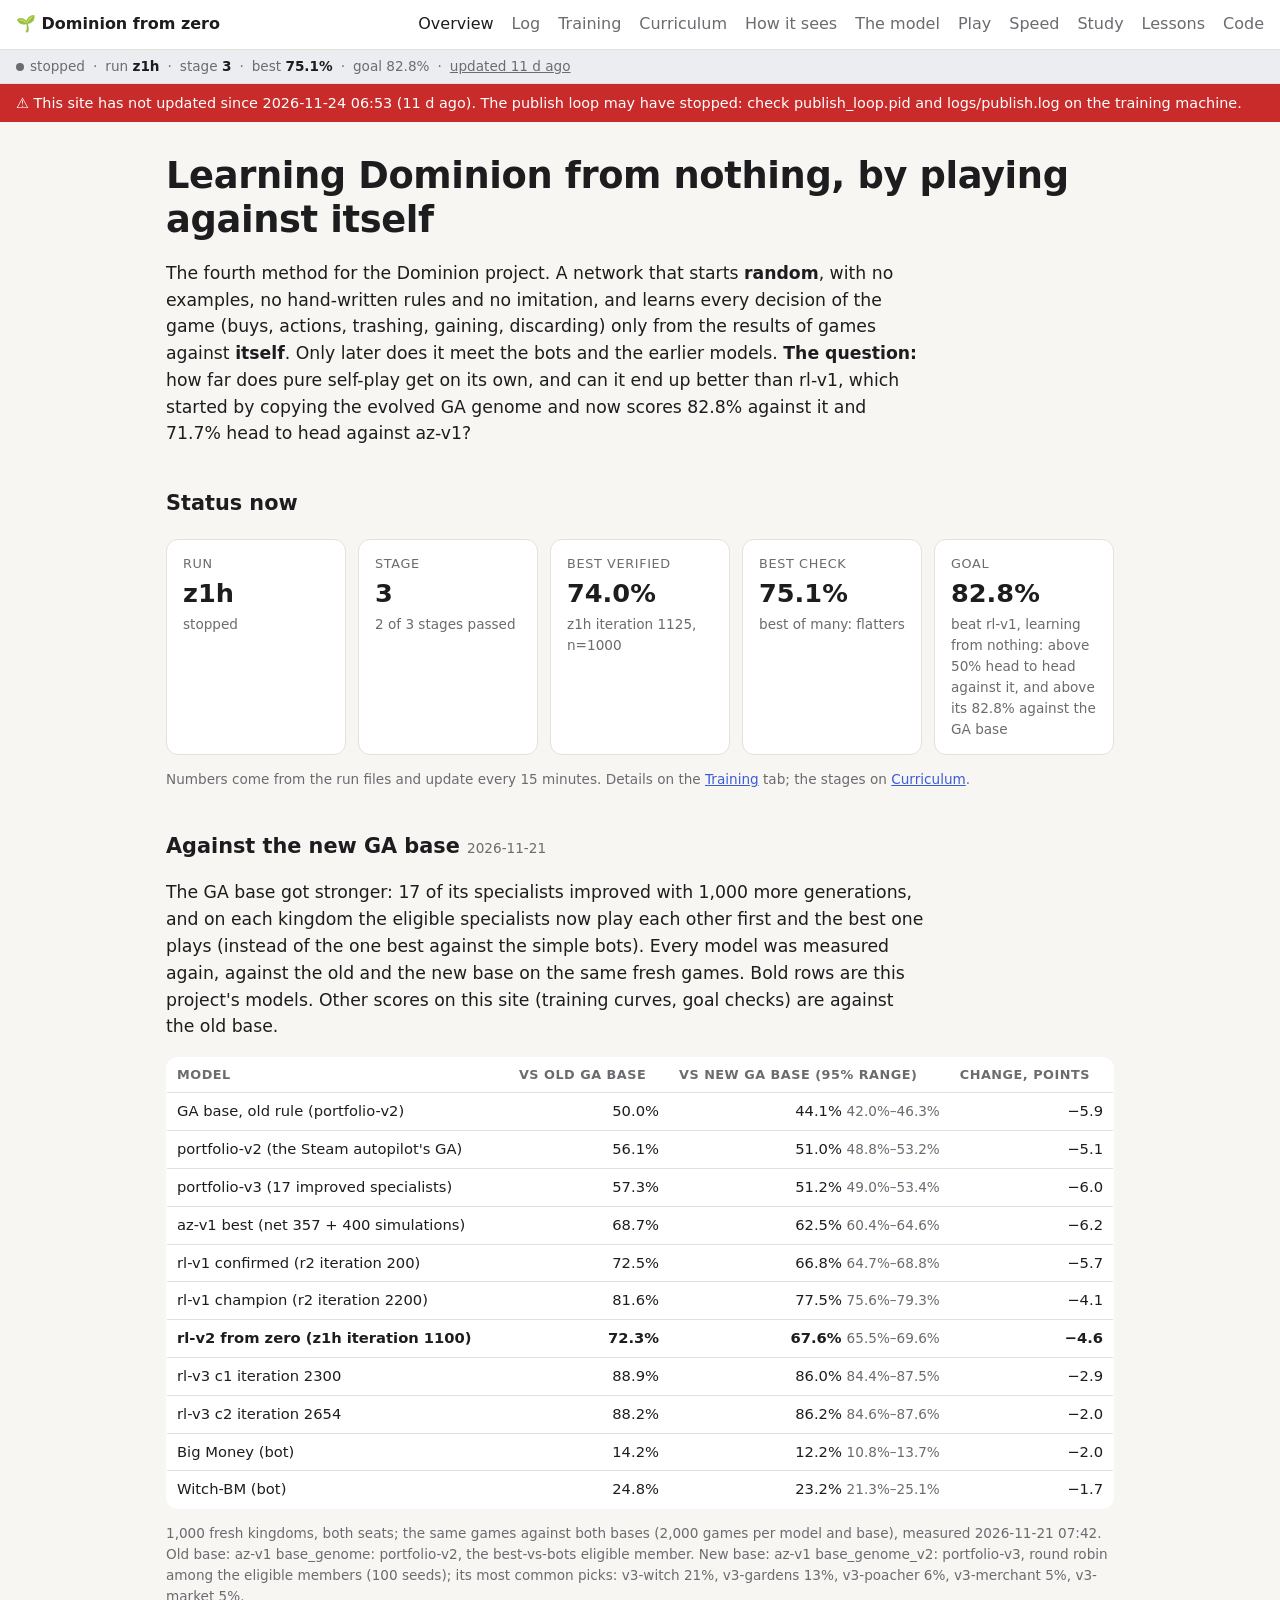
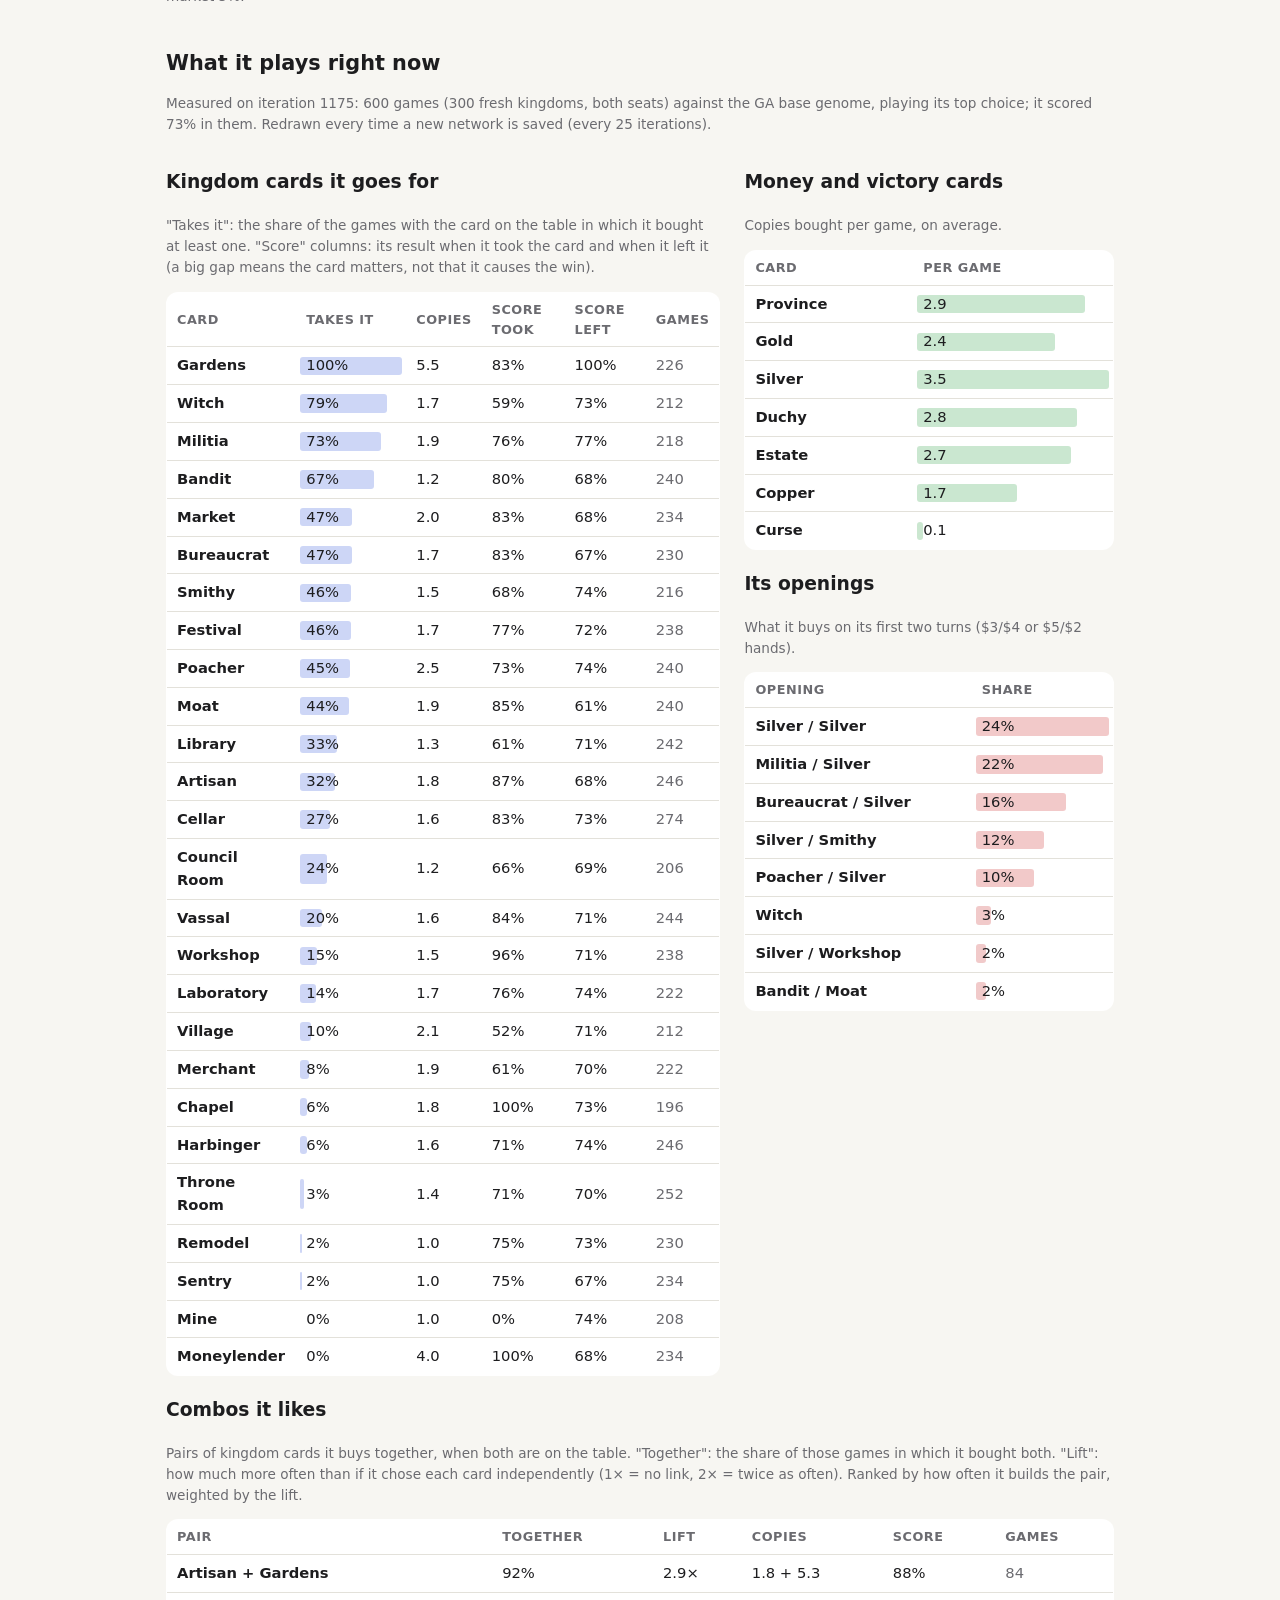
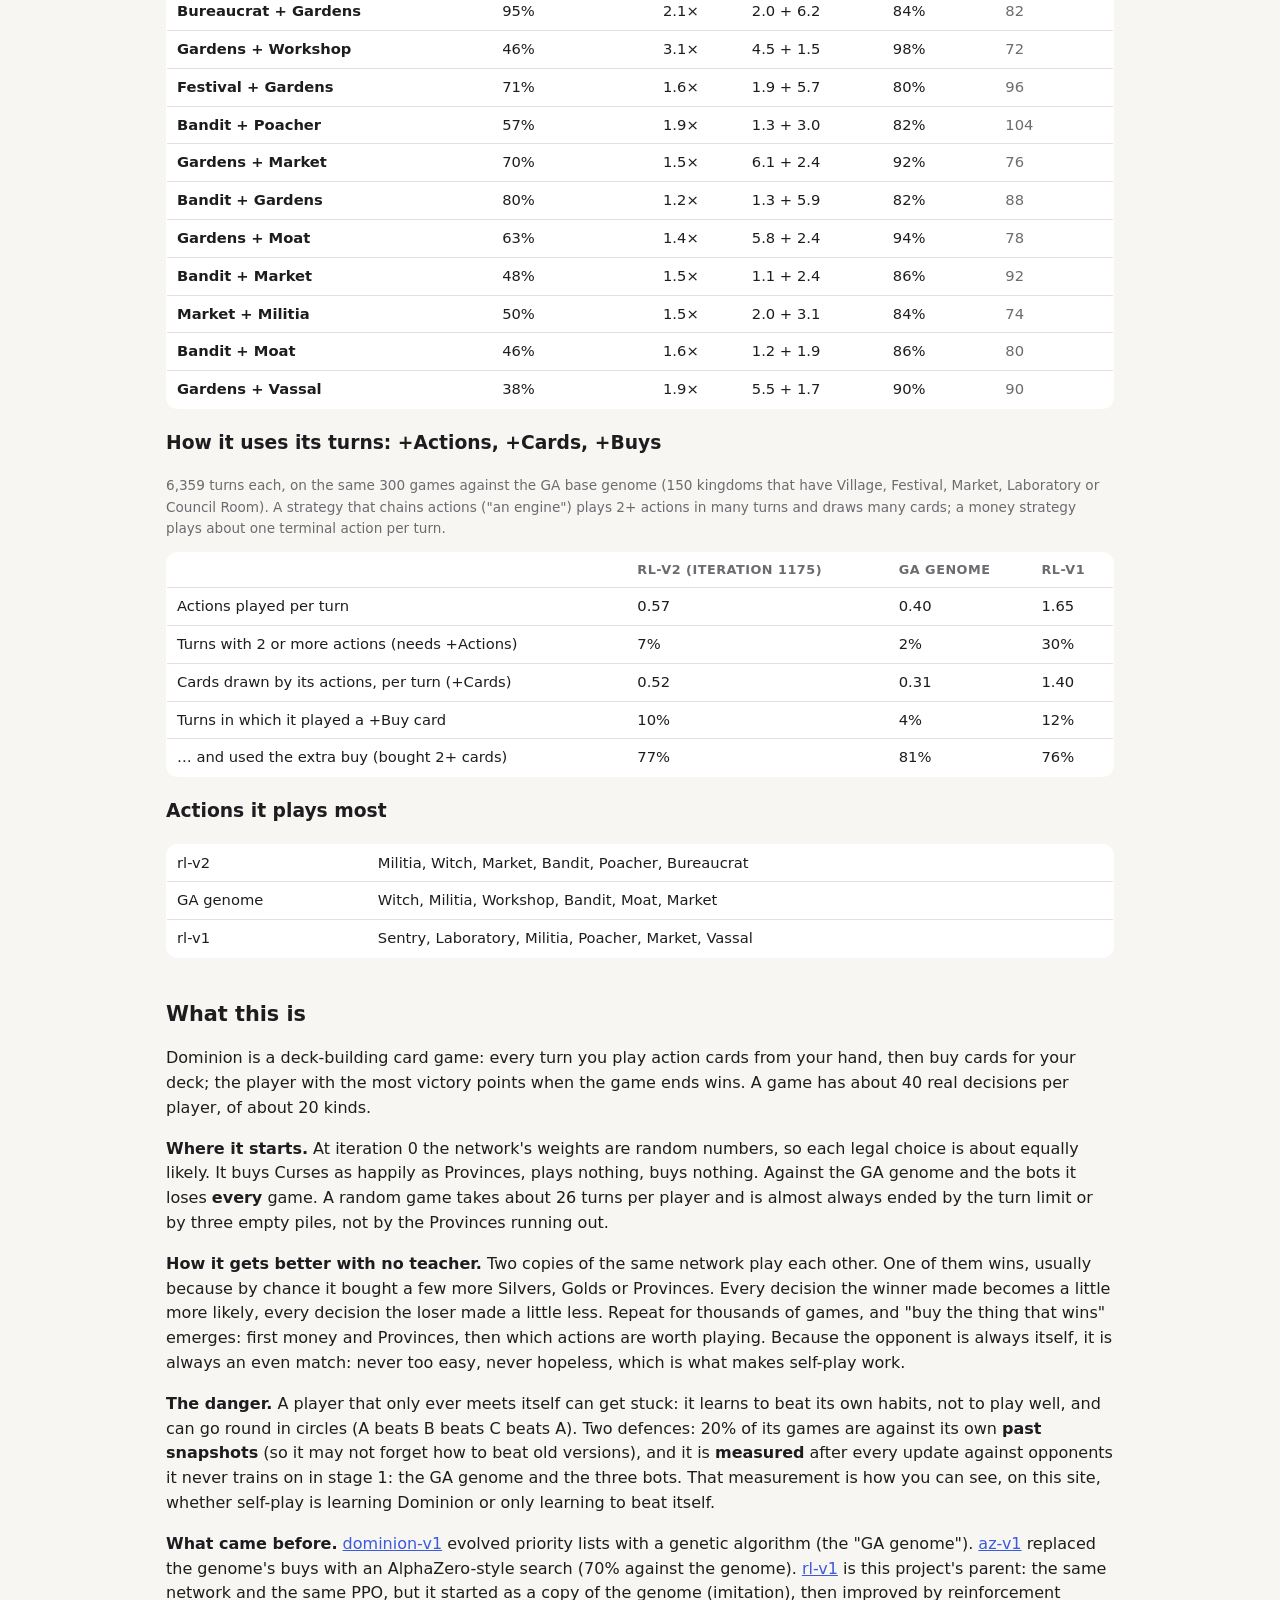
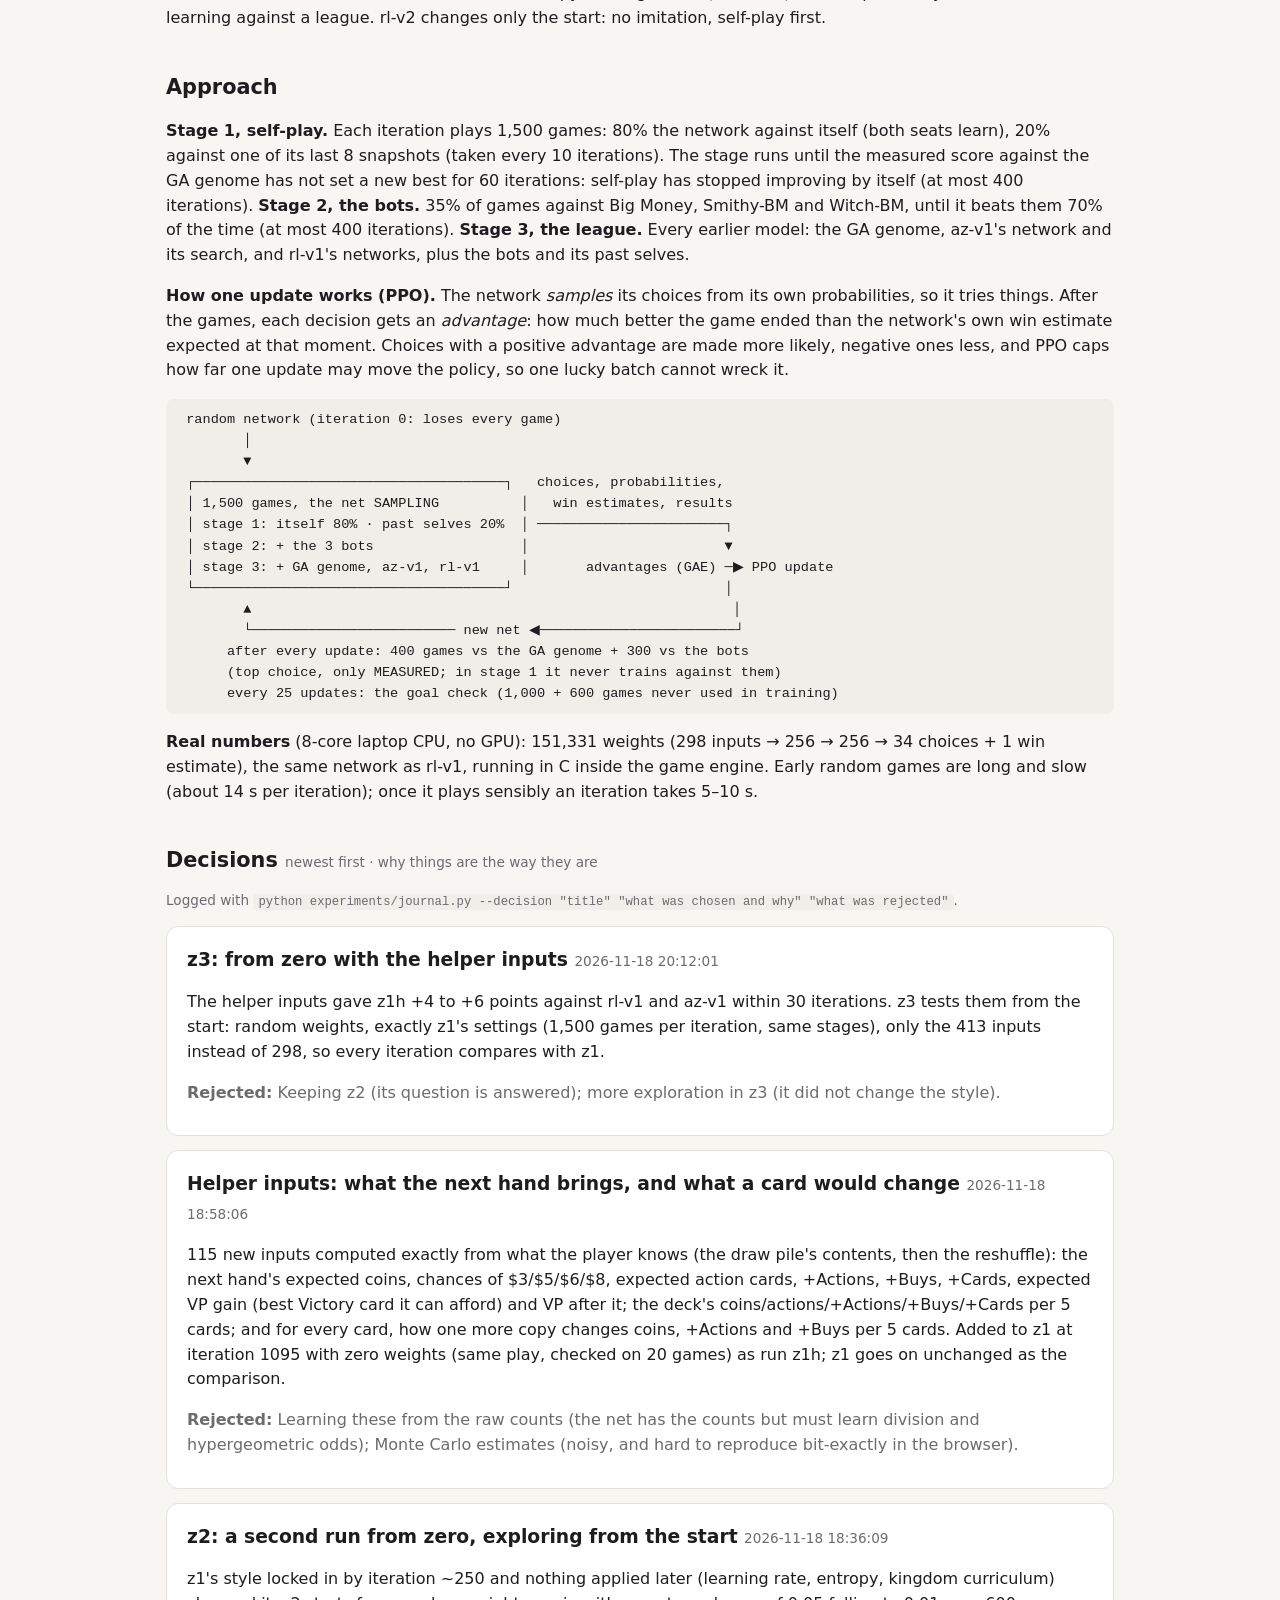
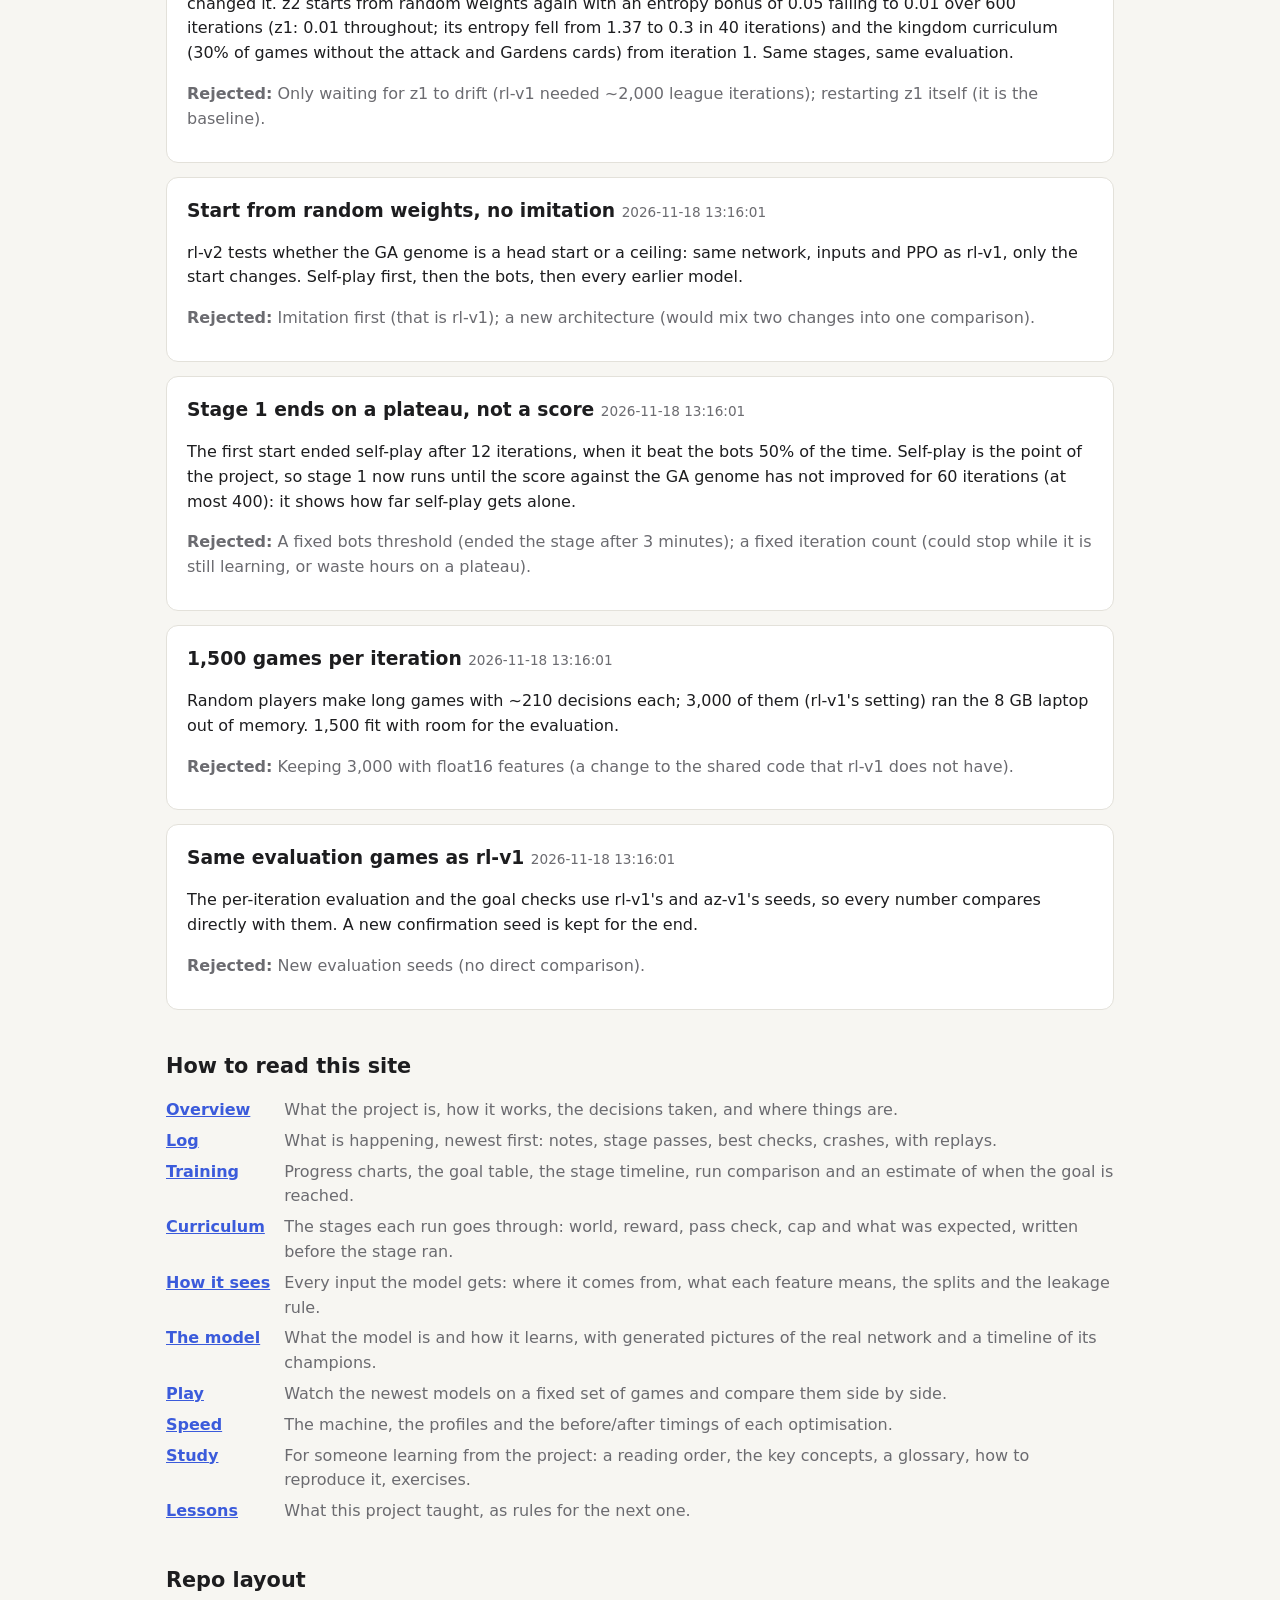
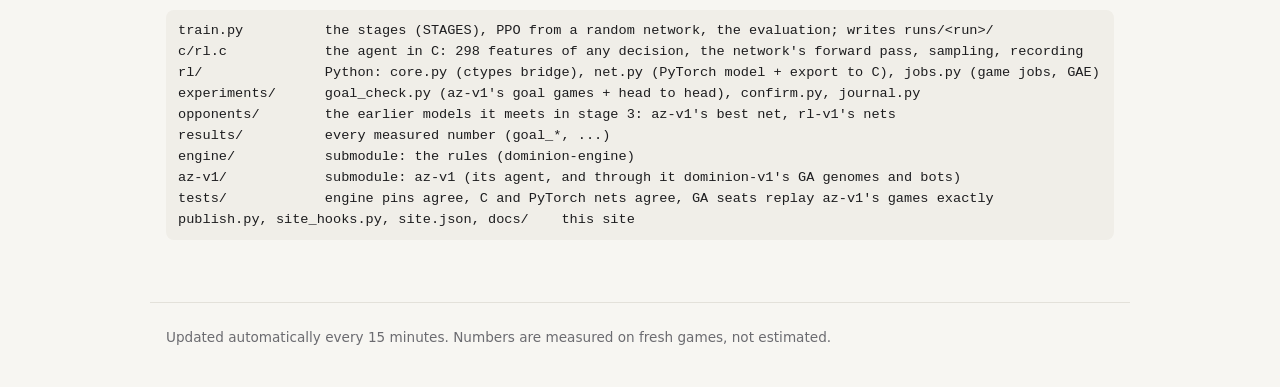
<file: docs/index.html>
<!doctype html>
<html lang="en">
<head>
<meta charset="utf-8">
<meta name="viewport" content="width=device-width, initial-scale=1">
<title>Overview</title>
<link rel="stylesheet" href="style.css?v=67bf4e6d">
</head>
<body>
<main>
<header class="hero">
  <h1>Learning Dominion from nothing, by playing against itself</h1>
  <p class="lede">The fourth method for the Dominion project. A network that starts <b>random</b>, with no examples, no
hand-written rules and no imitation, and learns every decision of the game (buys, actions, trashing, gaining,
discarding) only from the results of games against <b>itself</b>. Only later does it meet the bots and the earlier
models. <b>The question:</b> how far does pure self-play get on its own, and can it end up better than rl-v1, which
started by copying the evolved GA genome and now scores 82.8% against it and 71.7% head to head against az-v1?</p>
  <p class="countdown" id="countdown"></p>
</header>

<section>
  <h2>Status now</h2>
  <div class="cards" id="cards"></div>
  <p class="muted small">Numbers come from the run files and update every 15 minutes. Details on the <a href="training.html">Training</a> tab; the stages on <a href="curriculum.html">Curriculum</a>.</p>
</section>
<section>
  <h2>Against the new GA base <span class="muted small">2026-11-21</span></h2>
  <p class="lede">The GA base got stronger: 17 of its specialists improved with 1,000 more generations, and on each kingdom
  the eligible specialists now play each other first and the best one plays (instead of the one best against the simple
  bots). Every model was measured again, against the old and the new base on the same fresh games. Bold rows are this
  project's models. Other scores on this site (training curves, goal checks) are against the old base.</p>
  <div id="rescore" data-mine="rl-v2"></div>
</section>

<section>
  <h2>What it plays right now</h2>
  <div id="favorites"></div>
  <h3>How it uses its turns: +Actions, +Cards, +Buys</h3>
  <div id="turnuse"></div>
</section>

<section>
  <h2>What this is</h2>
<p>Dominion is a deck-building card game: every turn you play action cards from your hand, then buy cards for your
deck; the player with the most victory points when the game ends wins. A game has about 40 real decisions per player,
of about 20 kinds.</p>
<p><b>Where it starts.</b> At iteration 0 the network's weights are random numbers, so each legal choice is about equally
likely. It buys Curses as happily as Provinces, plays nothing, buys nothing. Against the GA genome and the bots it
loses <b>every</b> game. A random game takes about 26 turns per player and is almost always ended by the turn limit
or by three empty piles, not by the Provinces running out.</p>
<p><b>How it gets better with no teacher.</b> Two copies of the same network play each other. One of them wins,
usually because by chance it bought a few more Silvers, Golds or Provinces. Every decision the winner made becomes a
little more likely, every decision the loser made a little less. Repeat for thousands of games, and "buy the thing
that wins" emerges: first money and Provinces, then which actions are worth playing. Because the opponent is always
itself, it is always an even match: never too easy, never hopeless, which is what makes self-play work.</p>
<p><b>The danger.</b> A player that only ever meets itself can get stuck: it learns to beat its own habits, not to
play well, and can go round in circles (A beats B beats C beats A). Two defences: 20% of its games are against its own
<b>past snapshots</b> (so it may not forget how to beat old versions), and it is <b>measured</b> after every update
against opponents it never trains on in stage 1: the GA genome and the three bots. That measurement is how you can see,
on this site, whether self-play is learning Dominion or only learning to beat itself.</p>
<p><b>What came before.</b> <a href="https://github.com/JCA374/dominion-v1">dominion-v1</a> evolved priority lists with a
genetic algorithm (the "GA genome"). <a href="https://jca374.github.io/dominion-az-v1/">az-v1</a> replaced the genome's
buys with an AlphaZero-style search (70% against the genome). <a href="https://jca374.github.io/dominion-rl-v1/">rl-v1</a>
is this project's parent: the same network and the same PPO, but it started as a copy of the genome (imitation), then
improved by reinforcement learning against a league. rl-v2 changes only the start: no imitation, self-play first.</p>
</section>

<section>
  <h2>Approach</h2>
<p><b>Stage 1, self-play.</b> Each iteration plays 1,500 games: 80% the network against itself (both seats learn),
20% against one of its last 8 snapshots (taken every 10 iterations). The stage runs until the measured score against
the GA genome has not set a new best for 60 iterations: self-play has stopped improving by itself (at most 400
iterations). <b>Stage 2, the bots.</b> 35% of games against Big Money, Smithy-BM and Witch-BM, until it beats them 70%
of the time (at most 400 iterations). <b>Stage 3, the league.</b> Every earlier model: the GA genome, az-v1's network and
its search, and rl-v1's networks, plus the bots and its past selves.</p>
<p><b>How one update works (PPO).</b> The network <i>samples</i> its choices from its own probabilities, so it tries
things. After the games, each decision gets an <i>advantage</i>: how much better the game ended than the network's own
win estimate expected at that moment. Choices with a positive advantage are made more likely, negative ones less, and
PPO caps how far one update may move the policy, so one lucky batch cannot wreck it.</p>
<pre class="diagram">
 random network (iteration 0: loses every game)
        │
        ▼
 ┌──────────────────────────────────────┐   choices, probabilities,
 │ 1,500 games, the net SAMPLING          │   win estimates, results
 │ stage 1: itself 80% · past selves 20%  │ ───────────────────────┐
 │ stage 2: + the 3 bots                  │                        ▼
 │ stage 3: + GA genome, az-v1, rl-v1     │       advantages (GAE) ─▶ PPO update
 └──────────────────────────────────────┘                          │
        ▲                                                           │
        └───────────────────────── new net ◀────────────────────────┘
      after every update: 400 games vs the GA genome + 300 vs the bots
      (top choice, only MEASURED; in stage 1 it never trains against them)
      every 25 updates: the goal check (1,000 + 600 games never used in training)
</pre>
<p><b>Real numbers</b> (8-core laptop CPU, no GPU): 151,331 weights (298 inputs → 256 → 256 → 34 choices + 1 win
estimate), the same network as rl-v1, running in C inside the game engine. Early random games are long and slow (about
14 s per iteration); once it plays sensibly an iteration takes 5–10 s.</p>
</section>

<section>
  <h2>Decisions <span class="muted small">newest first · why things are the way they are</span></h2>
  <p class="muted small">Logged with <code>python experiments/journal.py --decision "title" "what was chosen and why" "what was rejected"</code>.</p>
  <div id="decisions"></div>
</section>

<section>
  <h2>How to read this site</h2>
  <div id="guide"></div>
</section>

<section>
  <h2>Repo layout</h2>
<pre class="diagram">
train.py          the stages (STAGES), PPO from a random network, the evaluation; writes runs/&lt;run&gt;/
c/rl.c            the agent in C: 298 features of any decision, the network's forward pass, sampling, recording
rl/               Python: core.py (ctypes bridge), net.py (PyTorch model + export to C), jobs.py (game jobs, GAE)
experiments/      goal_check.py (az-v1's goal games + head to head), confirm.py, journal.py
opponents/        the earlier models it meets in stage 3: az-v1's best net, rl-v1's nets
results/          every measured number (goal_*, ...)
engine/           submodule: the rules (dominion-engine)
az-v1/            submodule: az-v1 (its agent, and through it dominion-v1's GA genomes and bots)
tests/            engine pins agree, C and PyTorch nets agree, GA seats replay az-v1's games exactly
publish.py, site_hooks.py, site.json, docs/    this site
</pre>
</section>
</main>
<footer>Updated automatically every 15 minutes. Numbers are measured on fresh games, not estimated.</footer>
<script src="site.js?v=15787d5c"></script>
<script src="common.js?v=958183f8"></script>
<script src="project.js?v=0467ffc4"></script>
<script src="overview.js?v=cb92b7c0"></script>
<script src="favorites.js?v=a2adf90b"></script>
<script src="rescore.js?v=a92e0e84"></script>
</body>
</html>
</file>
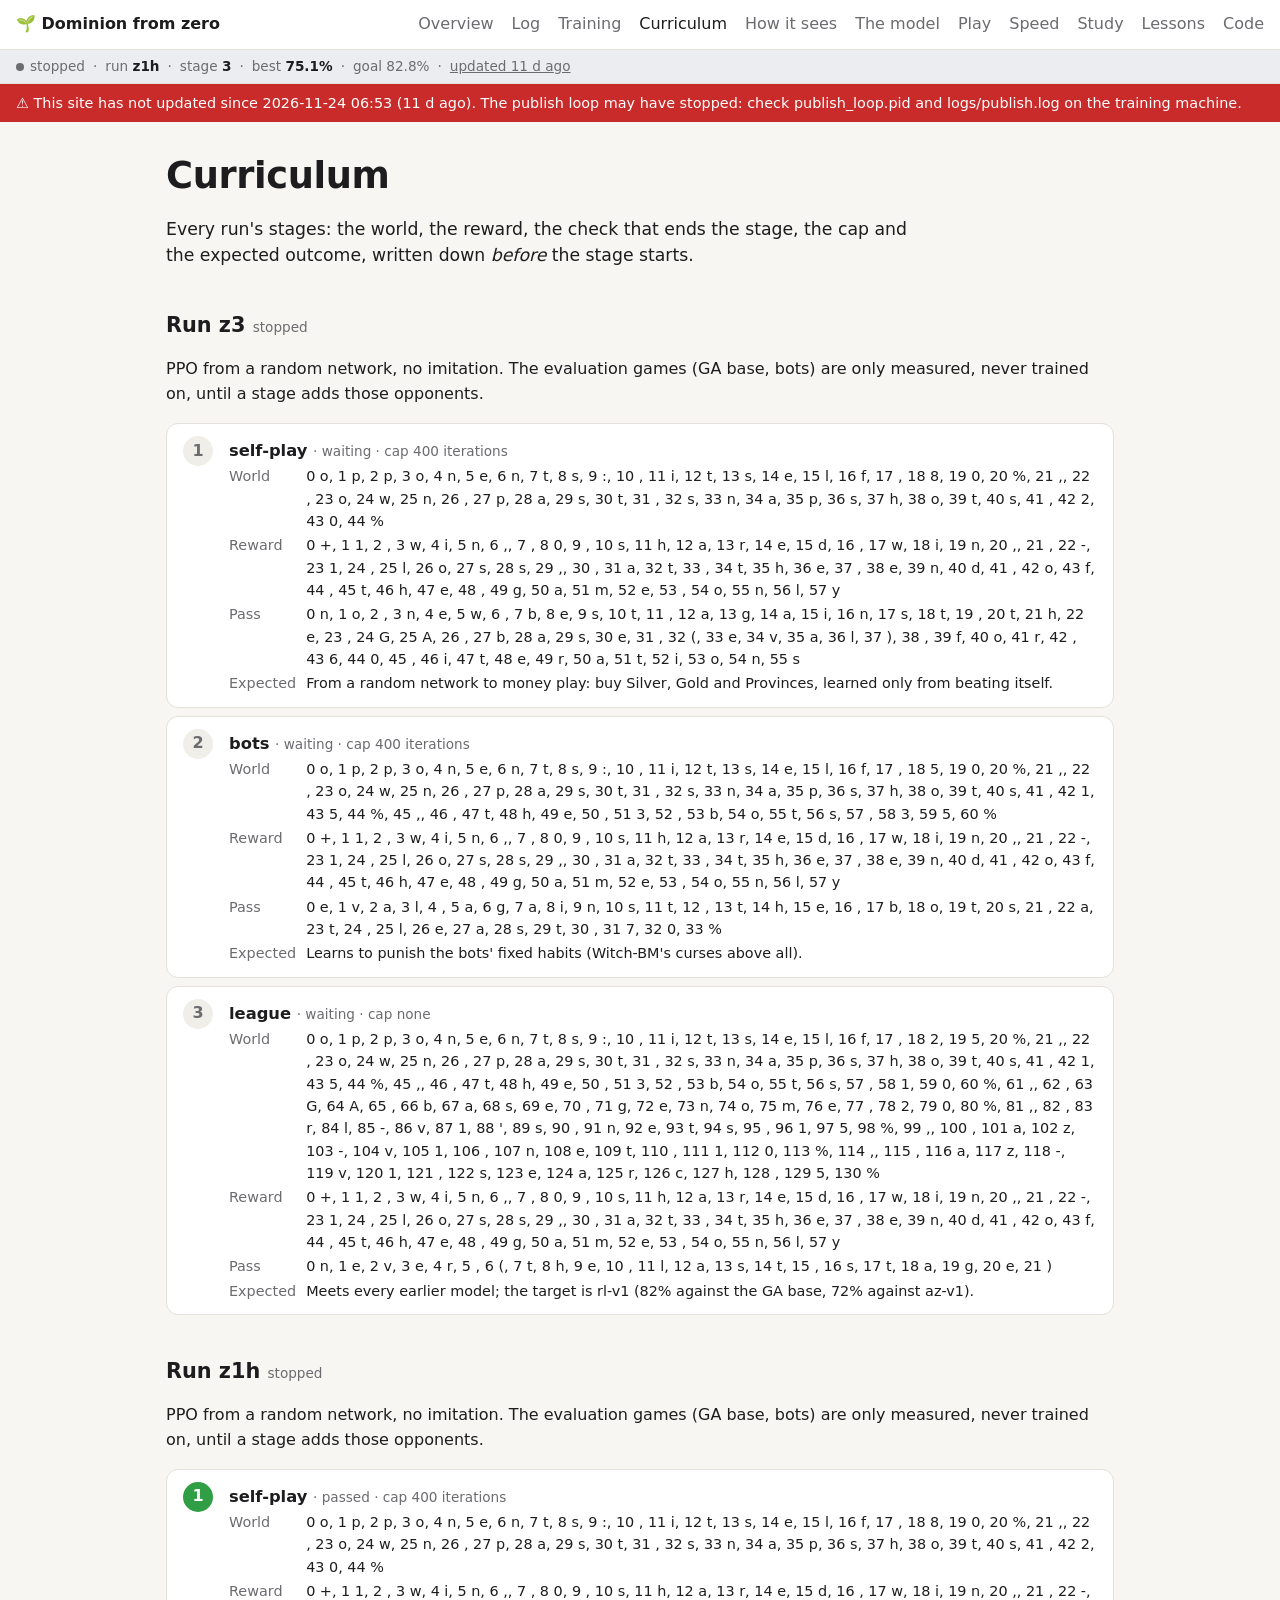
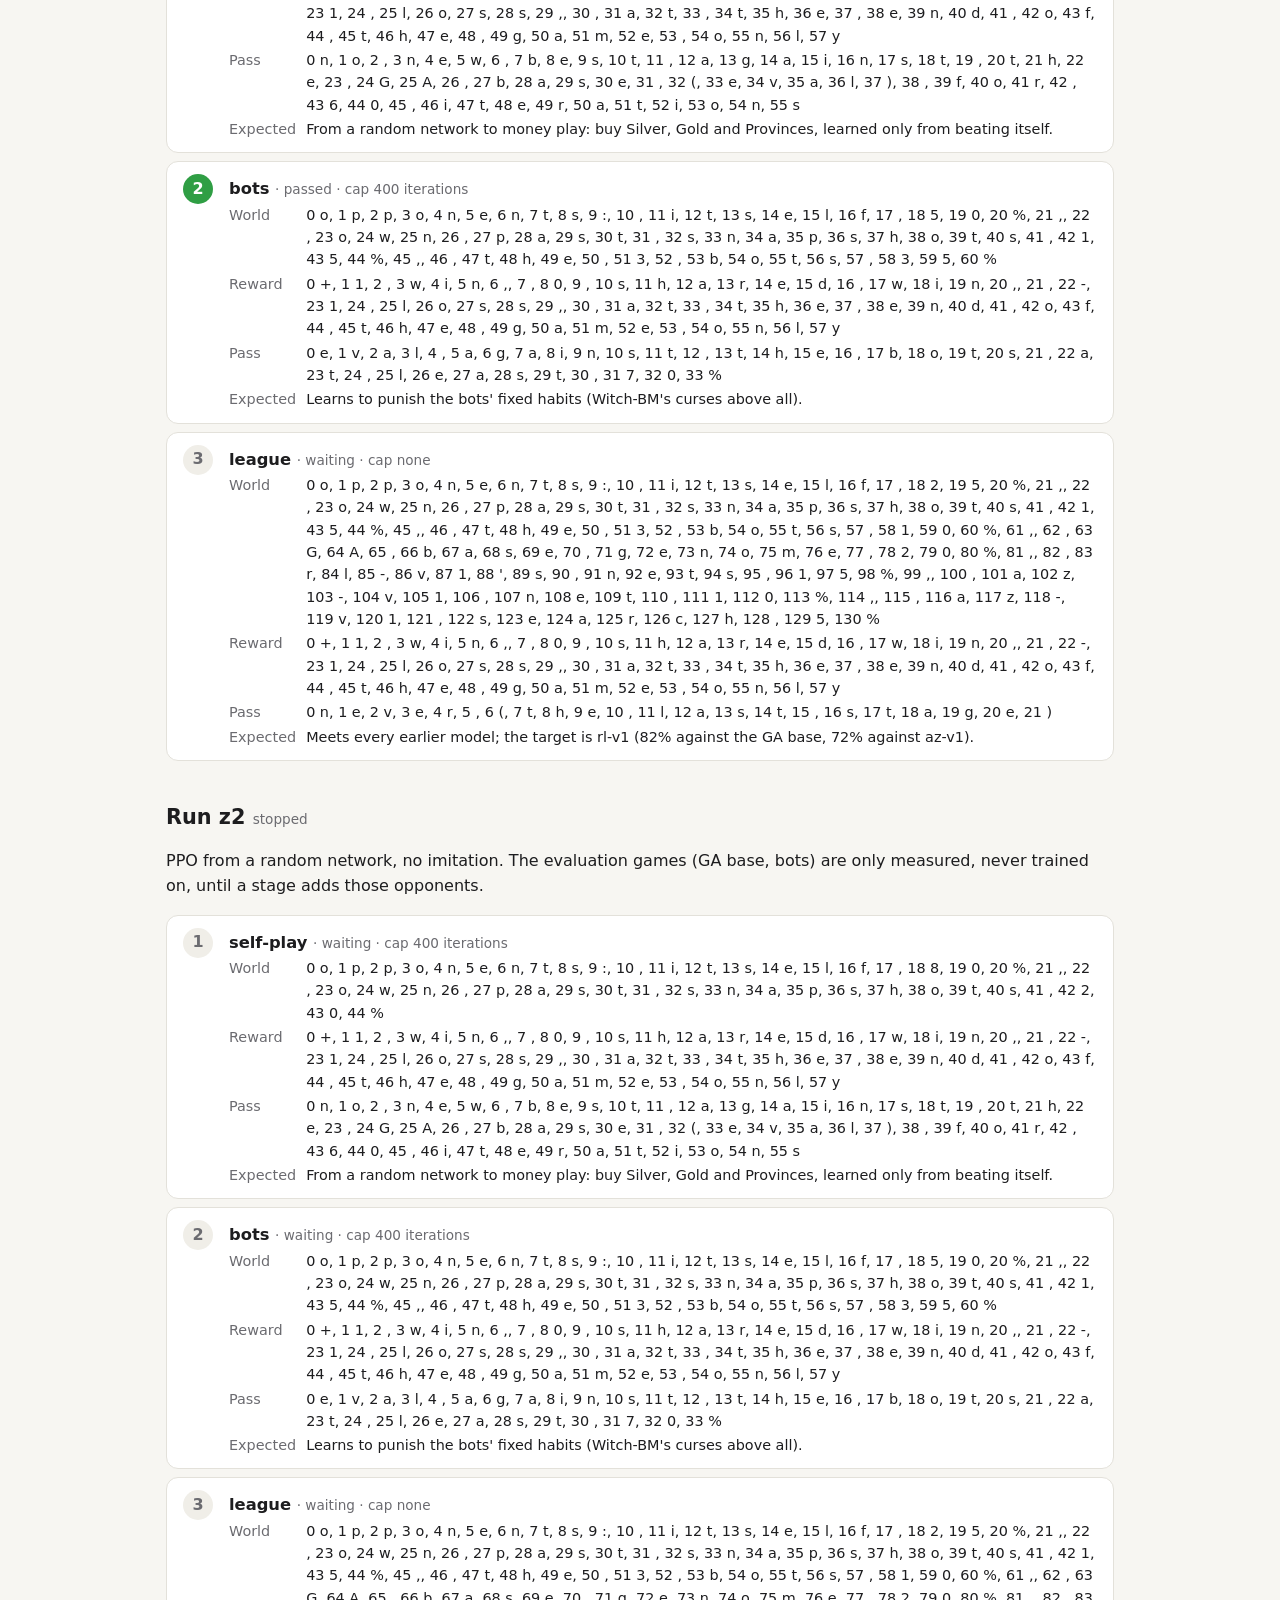
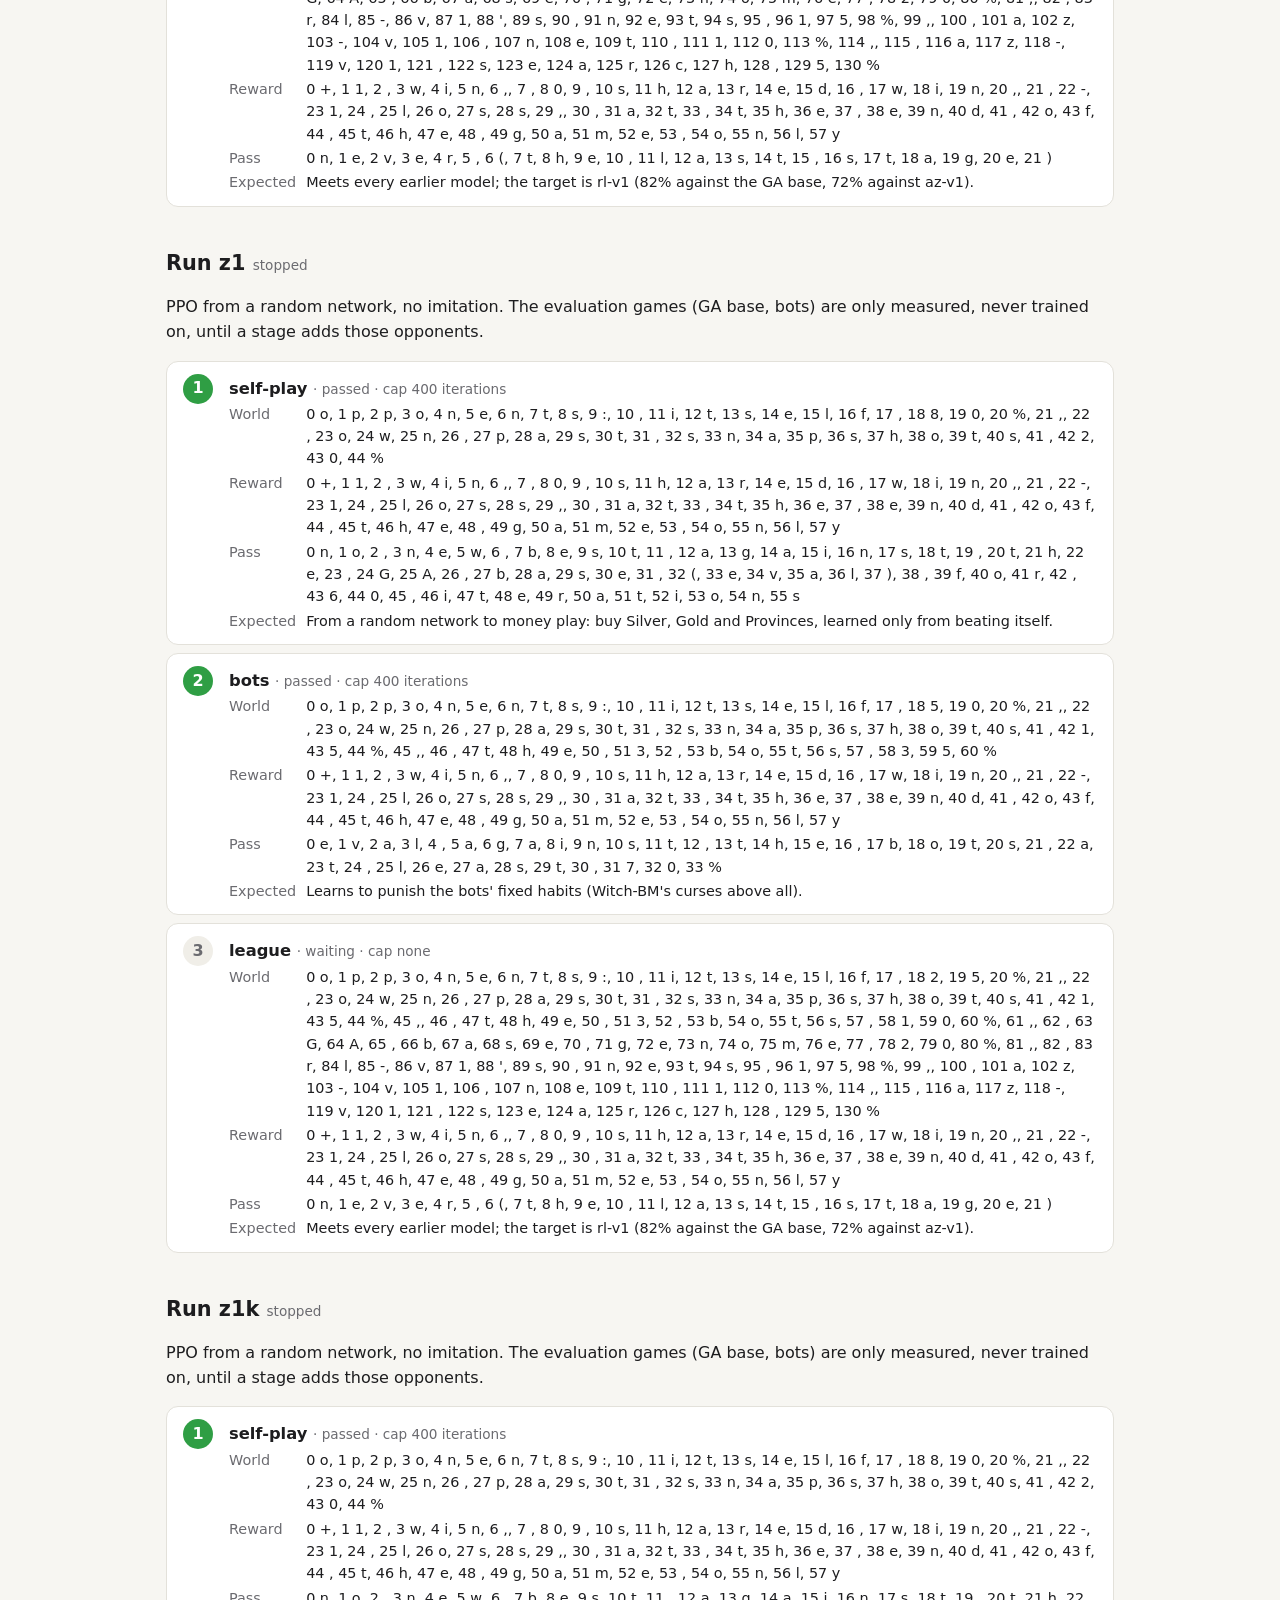
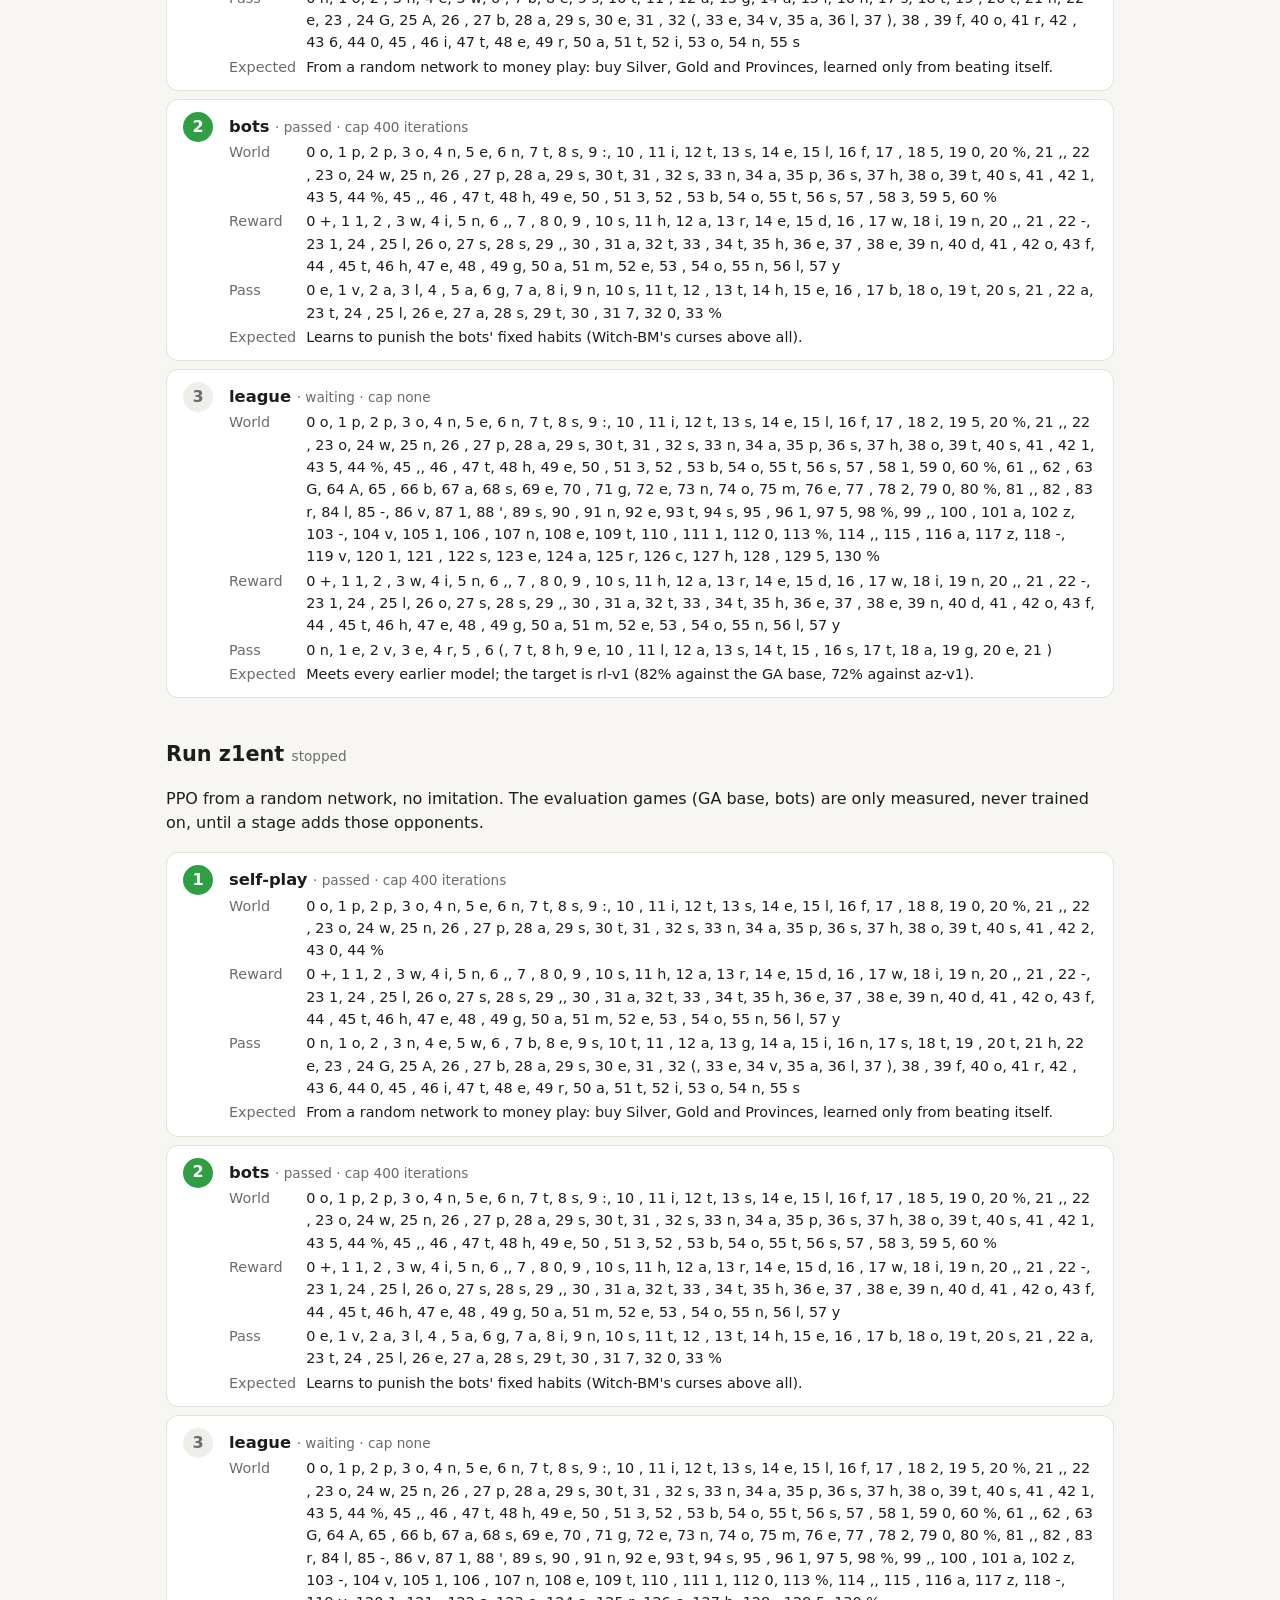
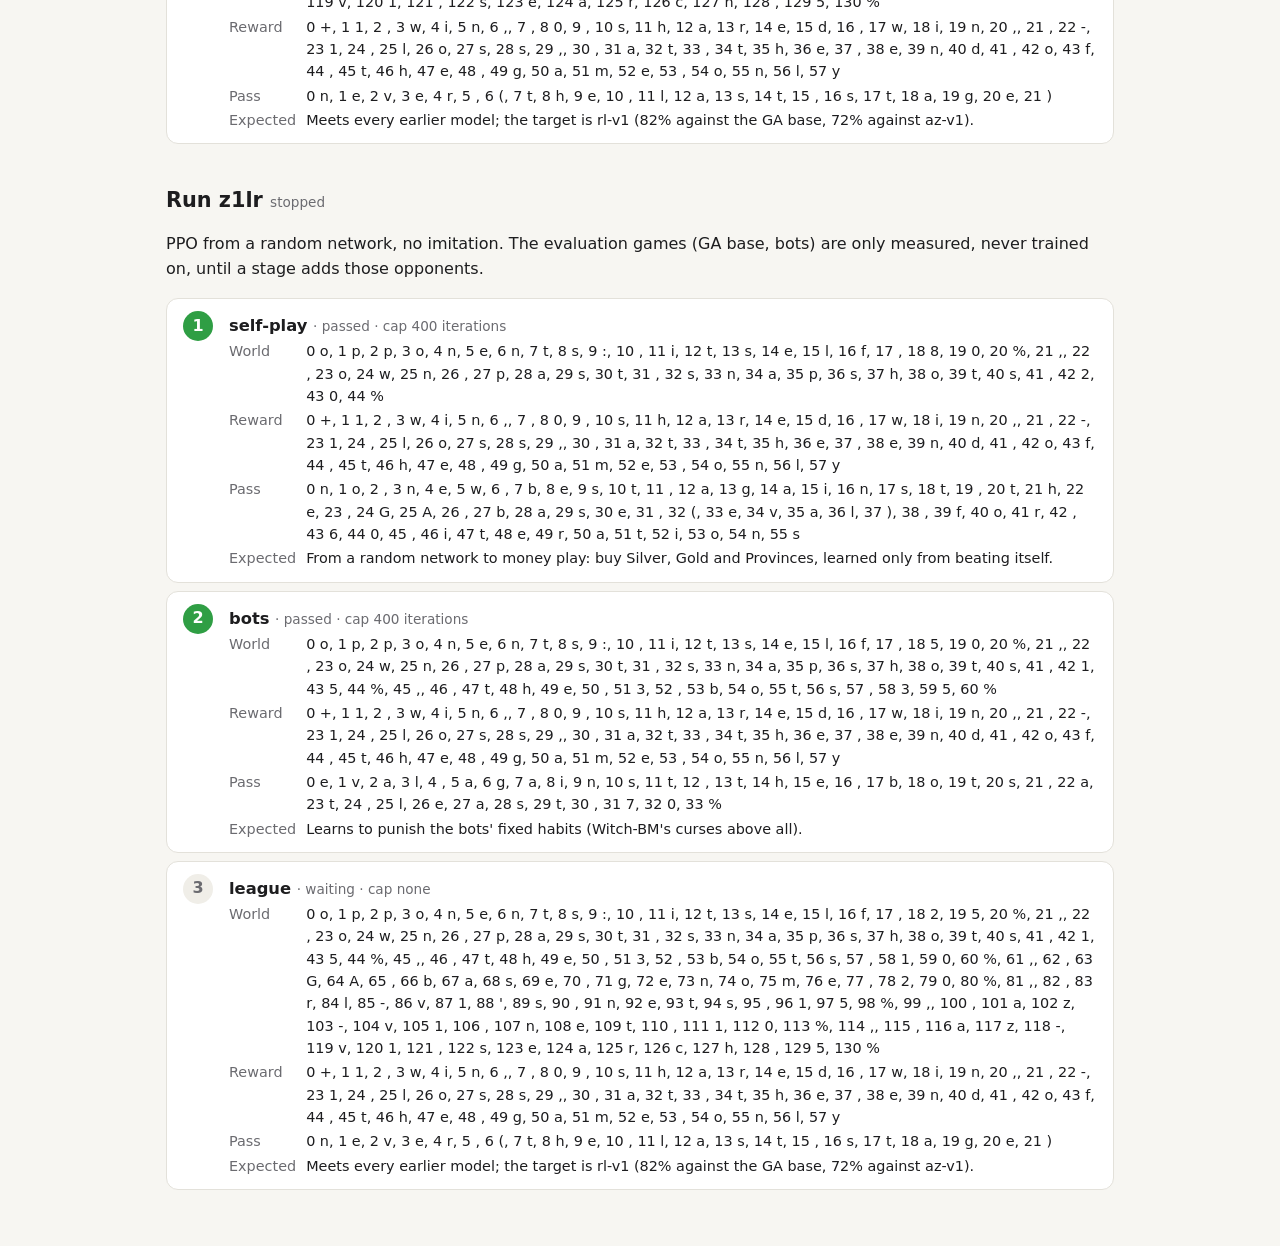
<file: docs/curriculum.html>
<!doctype html>
<html lang="en">
<head>
<meta charset="utf-8">
<meta name="viewport" content="width=device-width, initial-scale=1">
<title>Curriculum</title>
<link rel="stylesheet" href="style.css?v=67bf4e6d">
</head>
<body>
<main>
<h1>Curriculum</h1>
<p class="lede">Every run's stages: the world, the reward, the check that ends the stage, the cap and the expected outcome, written down <i>before</i> the stage starts.</p>
<!-- WRITE: a box with what earlier projects taught about curricula for this task -->
<div id="runs"></div>
</main>
<script src="site.js?v=15787d5c"></script>
<script src="common.js?v=958183f8"></script>
<script src="project.js?v=0467ffc4"></script>
<script src="curriculum.js?v=9a10b8a4"></script>
</body>
</html>
</file>
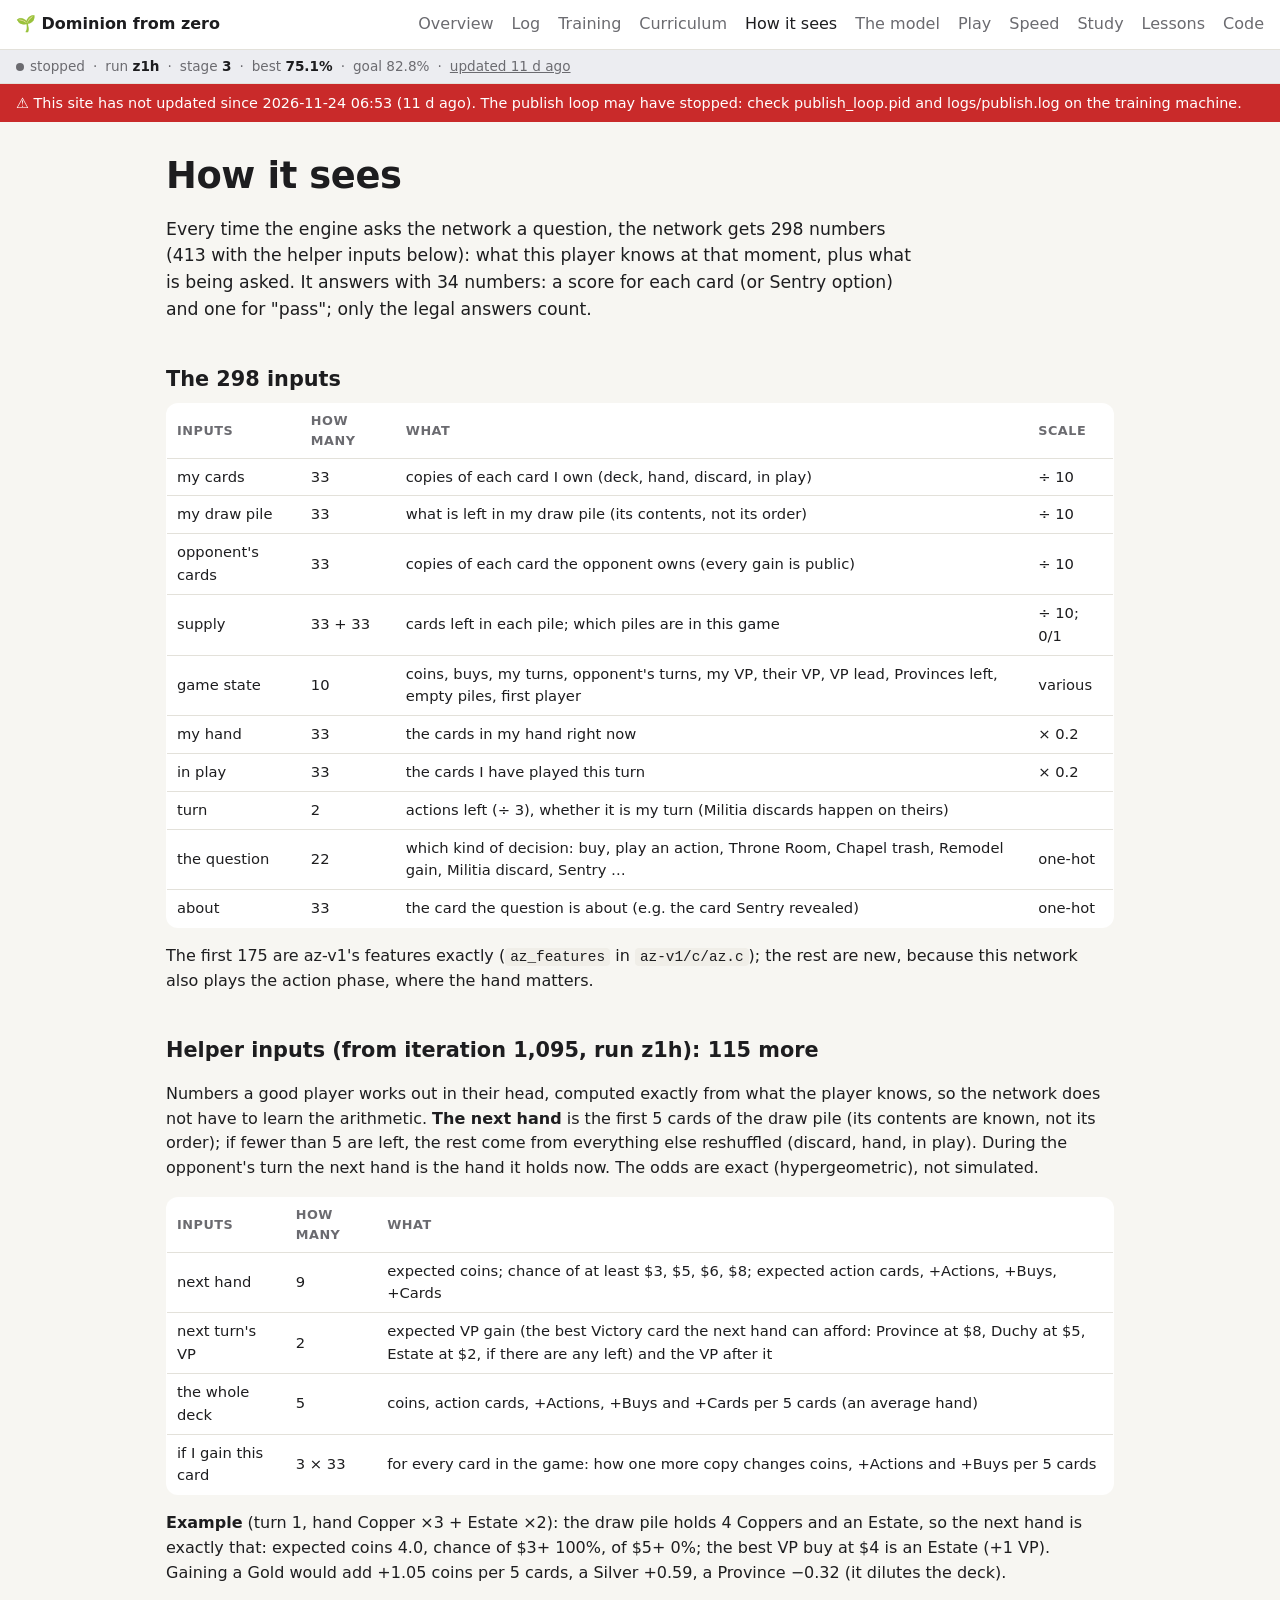
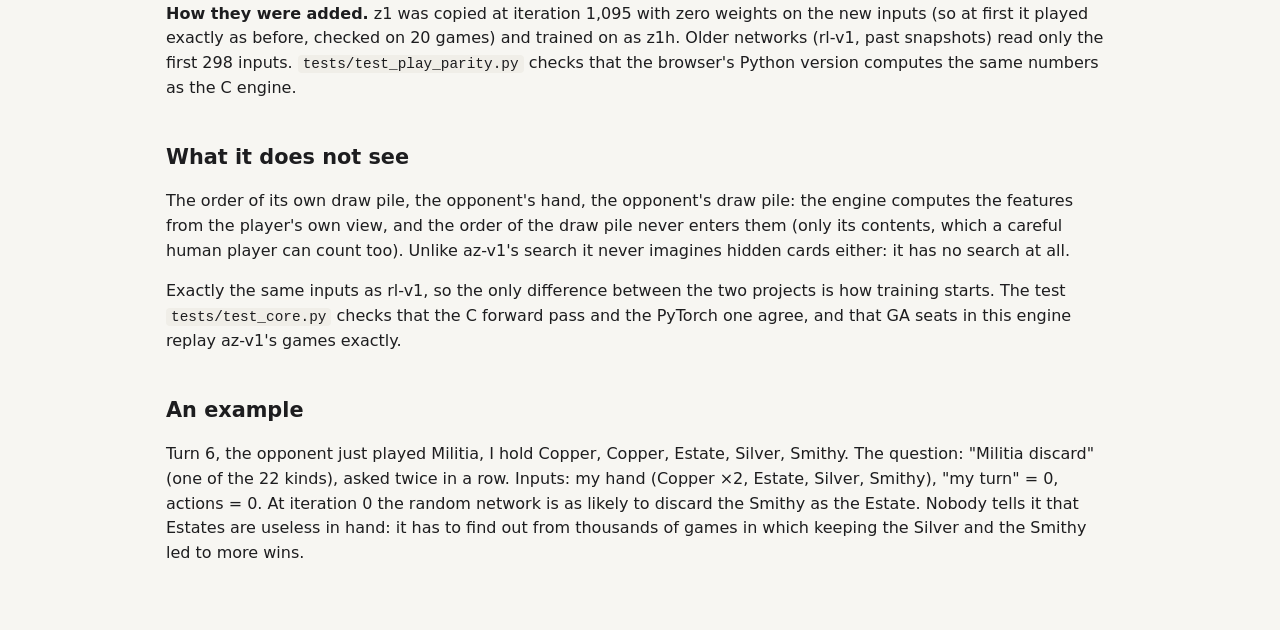
<file: docs/inputs.html>
<!doctype html>
<html lang="en">
<head>
<meta charset="utf-8">
<meta name="viewport" content="width=device-width, initial-scale=1">
<title>How it sees</title>
<link rel="stylesheet" href="style.css?v=67bf4e6d">
</head>
<body>
<main>
<h1>How it sees</h1>
<p class="lede">Every time the engine asks the network a question, the network gets 298 numbers (413 with the helper inputs below): what this player knows at that
moment, plus what is being asked. It answers with 34 numbers: a score for each card (or Sentry option) and one for
"pass"; only the legal answers count.</p>
<section>
<h2>The 298 inputs</h2>
<div class="tablewrap"><table class="t">
<tr><th>Inputs</th><th>How many</th><th>What</th><th>Scale</th></tr>
<tr><td>my cards</td><td>33</td><td>copies of each card I own (deck, hand, discard, in play)</td><td>÷ 10</td></tr>
<tr><td>my draw pile</td><td>33</td><td>what is left in my draw pile (its contents, not its order)</td><td>÷ 10</td></tr>
<tr><td>opponent's cards</td><td>33</td><td>copies of each card the opponent owns (every gain is public)</td><td>÷ 10</td></tr>
<tr><td>supply</td><td>33 + 33</td><td>cards left in each pile; which piles are in this game</td><td>÷ 10; 0/1</td></tr>
<tr><td>game state</td><td>10</td><td>coins, buys, my turns, opponent's turns, my VP, their VP, VP lead, Provinces left, empty piles, first player</td><td>various</td></tr>
<tr><td>my hand</td><td>33</td><td>the cards in my hand right now</td><td>× 0.2</td></tr>
<tr><td>in play</td><td>33</td><td>the cards I have played this turn</td><td>× 0.2</td></tr>
<tr><td>turn</td><td>2</td><td>actions left (÷ 3), whether it is my turn (Militia discards happen on theirs)</td><td></td></tr>
<tr><td>the question</td><td>22</td><td>which kind of decision: buy, play an action, Throne Room, Chapel trash, Remodel gain, Militia discard, Sentry …</td><td>one-hot</td></tr>
<tr><td>about</td><td>33</td><td>the card the question is about (e.g. the card Sentry revealed)</td><td>one-hot</td></tr>
</table></div>
<p>The first 175 are az-v1's features exactly (<code>az_features</code> in <code>az-v1/c/az.c</code>); the rest are new,
because this network also plays the action phase, where the hand matters.</p>
</section>
<section>
<h2>Helper inputs (from iteration 1,095, run z1h): 115 more</h2>
<p>Numbers a good player works out in their head, computed exactly from what the player knows, so the network does
not have to learn the arithmetic. <b>The next hand</b> is the first 5 cards of the draw pile (its contents are known,
not its order); if fewer than 5 are left, the rest come from everything else reshuffled (discard, hand, in play).
During the opponent's turn the next hand is the hand it holds now. The odds are exact (hypergeometric), not
simulated.</p>
<div class="tablewrap"><table class="t">
<tr><th>Inputs</th><th>How many</th><th>What</th></tr>
<tr><td>next hand</td><td>9</td><td>expected coins; chance of at least $3, $5, $6, $8; expected action cards, +Actions, +Buys, +Cards</td></tr>
<tr><td>next turn's VP</td><td>2</td><td>expected VP gain (the best Victory card the next hand can afford: Province at $8, Duchy at $5, Estate at $2, if
there are any left) and the VP after it</td></tr>
<tr><td>the whole deck</td><td>5</td><td>coins, action cards, +Actions, +Buys and +Cards per 5 cards (an average hand)</td></tr>
<tr><td>if I gain this card</td><td>3 × 33</td><td>for every card in the game: how one more copy changes coins, +Actions and +Buys per 5 cards</td></tr>
</table></div>
<p><b>Example</b> (turn 1, hand Copper ×3 + Estate ×2): the draw pile holds 4 Coppers and an Estate, so the next hand
is exactly that: expected coins 4.0, chance of $3+ 100%, of $5+ 0%; the best VP buy at $4 is an Estate (+1 VP).
Gaining a Gold would add +1.05 coins per 5 cards, a Silver +0.59, a Province −0.32 (it dilutes the deck).</p>
<p><b>How they were added.</b> z1 was copied at iteration 1,095 with zero weights on the new inputs (so at first it
played exactly as before, checked on 20 games) and trained on as z1h. Older networks (rl-v1, past snapshots) read
only the first 298 inputs. <code>tests/test_play_parity.py</code> checks that the browser's Python version computes
the same numbers as the C engine.</p>
</section>

<section>
<h2>What it does not see</h2>
<p>The order of its own draw pile, the opponent's hand, the opponent's draw pile: the engine computes the features
from the player's own view, and the order of the draw pile never enters them (only its contents, which a careful
human player can count too). Unlike az-v1's search it never imagines hidden cards either: it has no search at all.</p>
<p>Exactly the same inputs as rl-v1, so the only difference between the two projects is how training starts. The test <code>tests/test_core.py</code> checks that the C forward pass and the PyTorch
one agree, and that GA seats in this engine replay az-v1's games exactly.</p>
</section>
<section>
<h2>An example</h2>
<p>Turn 6, the opponent just played Militia, I hold Copper, Copper, Estate, Silver, Smithy. The question:
"Militia discard" (one of the 22 kinds), asked twice in a row. Inputs: my hand (Copper ×2, Estate, Silver, Smithy),
"my turn" = 0, actions = 0. At iteration 0 the random network is as likely to discard the Smithy as the Estate.
Nobody tells it that Estates are useless in hand: it has to find out from thousands of games in which keeping the
Silver and the Smithy led to more wins.</p>
</section>
<p class="muted"></p>
</main>
<script src="site.js?v=15787d5c"></script>
<script src="common.js?v=958183f8"></script>
<script src="project.js?v=0467ffc4"></script>
</body>
</html>
</file>
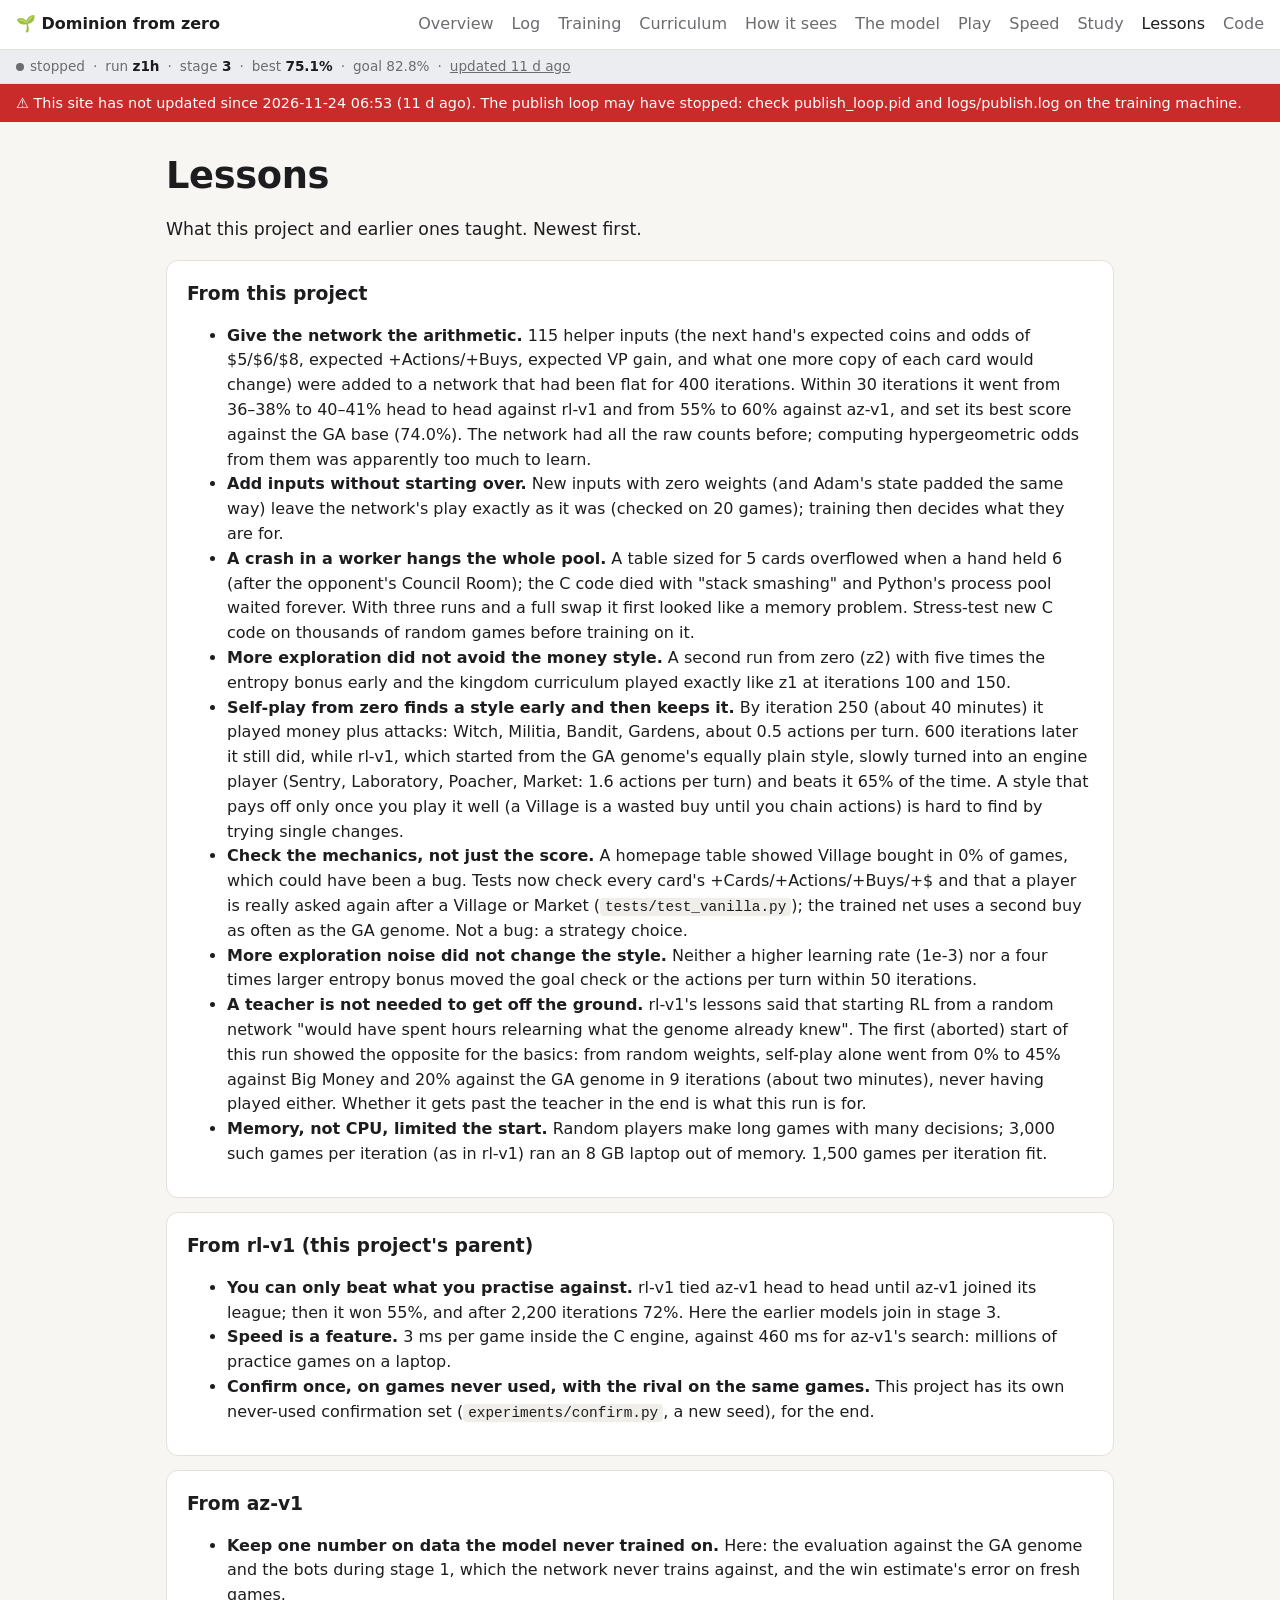
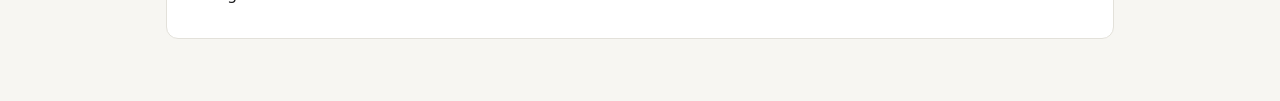
<file: docs/lessons.html>
<!doctype html>
<html lang="en">
<head>
<meta charset="utf-8">
<meta name="viewport" content="width=device-width, initial-scale=1">
<title>Lessons</title>
<link rel="stylesheet" href="style.css?v=67bf4e6d">
</head>
<body>
<main>
<h1>Lessons</h1>
<p class="lede">What this project and earlier ones taught. Newest first.</p>
<div class="box"><h3>From this project</h3><ul id="new">
  <li><b>Give the network the arithmetic.</b> 115 helper inputs (the next hand's expected coins and odds of $5/$6/$8,
    expected +Actions/+Buys, expected VP gain, and what one more copy of each card would change) were added to a
    network that had been flat for 400 iterations. Within 30 iterations it went from 36–38% to 40–41% head to head
    against rl-v1 and from 55% to 60% against az-v1, and set its best score against the GA base (74.0%). The network
    had all the raw counts before; computing hypergeometric odds from them was apparently too much to learn.</li>
  <li><b>Add inputs without starting over.</b> New inputs with zero weights (and Adam's state padded the same way)
    leave the network's play exactly as it was (checked on 20 games); training then decides what they are for.</li>
  <li><b>A crash in a worker hangs the whole pool.</b> A table sized for 5 cards overflowed when a hand held 6 (after
    the opponent's Council Room); the C code died with "stack smashing" and Python's process pool waited forever.
    With three runs and a full swap it first looked like a memory problem. Stress-test new C code on thousands of
    random games before training on it.</li>
  <li><b>More exploration did not avoid the money style.</b> A second run from zero (z2) with five times the entropy
    bonus early and the kingdom curriculum played exactly like z1 at iterations 100 and 150.</li>
  <li><b>Self-play from zero finds a style early and then keeps it.</b> By iteration 250 (about 40 minutes) it played
    money plus attacks: Witch, Militia, Bandit, Gardens, about 0.5 actions per turn. 600 iterations later it still
    did, while rl-v1, which started from the GA genome's equally plain style, slowly turned into an engine player
    (Sentry, Laboratory, Poacher, Market: 1.6 actions per turn) and beats it 65% of the time. A style that pays off
    only once you play it well (a Village is a wasted buy until you chain actions) is hard to find by trying
    single changes.</li>
  <li><b>Check the mechanics, not just the score.</b> A homepage table showed Village bought in 0% of games, which
    could have been a bug. Tests now check every card's +Cards/+Actions/+Buys/+$ and that a player is really asked
    again after a Village or Market (<code>tests/test_vanilla.py</code>); the trained net uses a second buy as often as
    the GA genome. Not a bug: a strategy choice.</li>
  <li><b>More exploration noise did not change the style.</b> Neither a higher learning rate (1e-3) nor a four times
    larger entropy bonus moved the goal check or the actions per turn within 50 iterations.</li>
  <li><b>A teacher is not needed to get off the ground.</b> rl-v1's lessons said that starting RL from a random network
    "would have spent hours relearning what the genome already knew". The first (aborted) start of this run showed the
    opposite for the basics: from random weights, self-play alone went from 0% to 45% against Big Money and 20% against
    the GA genome in 9 iterations (about two minutes), never having played either. Whether it gets past the teacher in
    the end is what this run is for.</li>
  <li><b>Memory, not CPU, limited the start.</b> Random players make long games with many decisions; 3,000 such games
    per iteration (as in rl-v1) ran an 8 GB laptop out of memory. 1,500 games per iteration fit.</li>
</ul></div>
<div class="box"><h3>From rl-v1 (this project's parent)</h3><ul>
  <li><b>You can only beat what you practise against.</b> rl-v1 tied az-v1 head to head until az-v1 joined its league;
    then it won 55%, and after 2,200 iterations 72%. Here the earlier models join in stage 3.</li>
  <li><b>Speed is a feature.</b> 3 ms per game inside the C engine, against 460 ms for az-v1's search: millions of
    practice games on a laptop.</li>
  <li><b>Confirm once, on games never used, with the rival on the same games.</b> This project has its own never-used
    confirmation set (<code>experiments/confirm.py</code>, a new seed), for the end.</li>
</ul></div>
<div class="box"><h3>From az-v1</h3><ul>
  <li><b>Keep one number on data the model never trained on.</b> Here: the evaluation against the GA genome and the bots
    during stage 1, which the network never trains against, and the win estimate's error on fresh games.</li>
</ul></div>
</main>
<script src="site.js?v=15787d5c"></script>
<script src="common.js?v=958183f8"></script>
<script src="project.js?v=0467ffc4"></script>

</body>
</html>
</file>
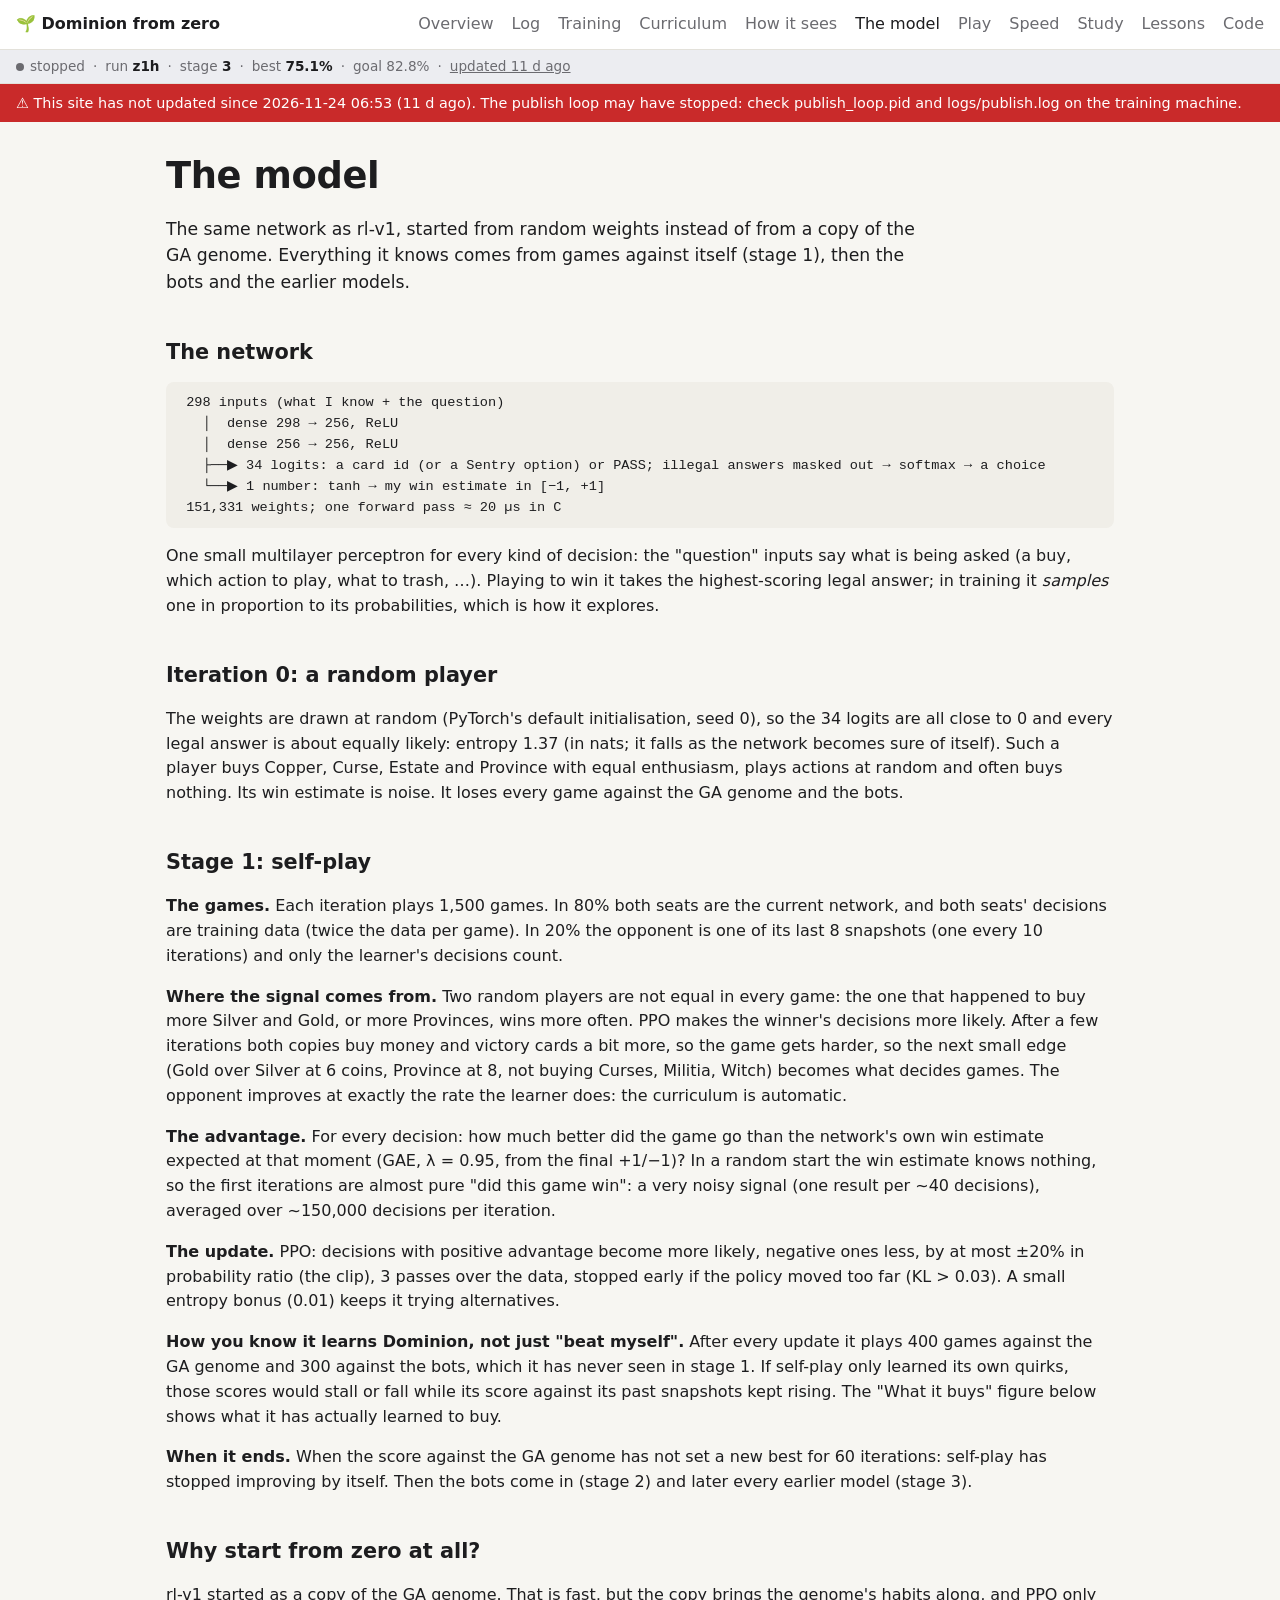
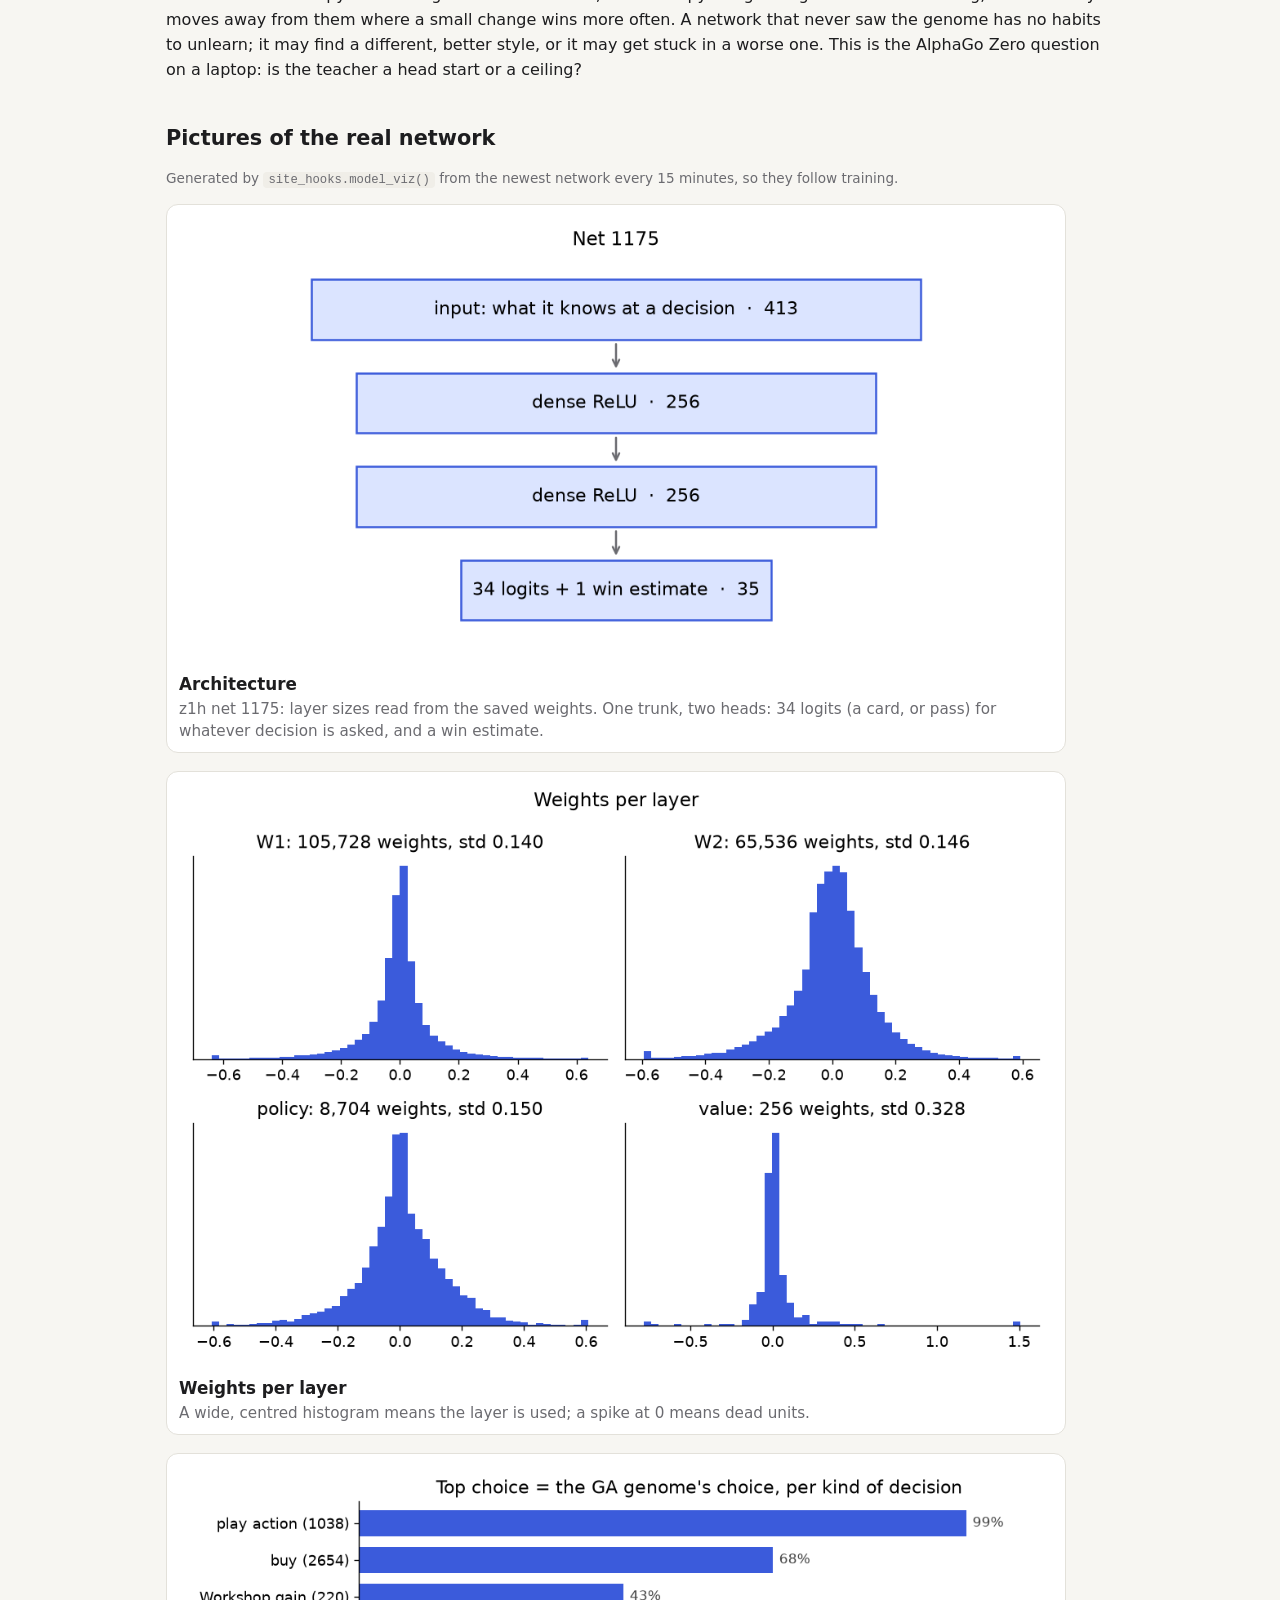
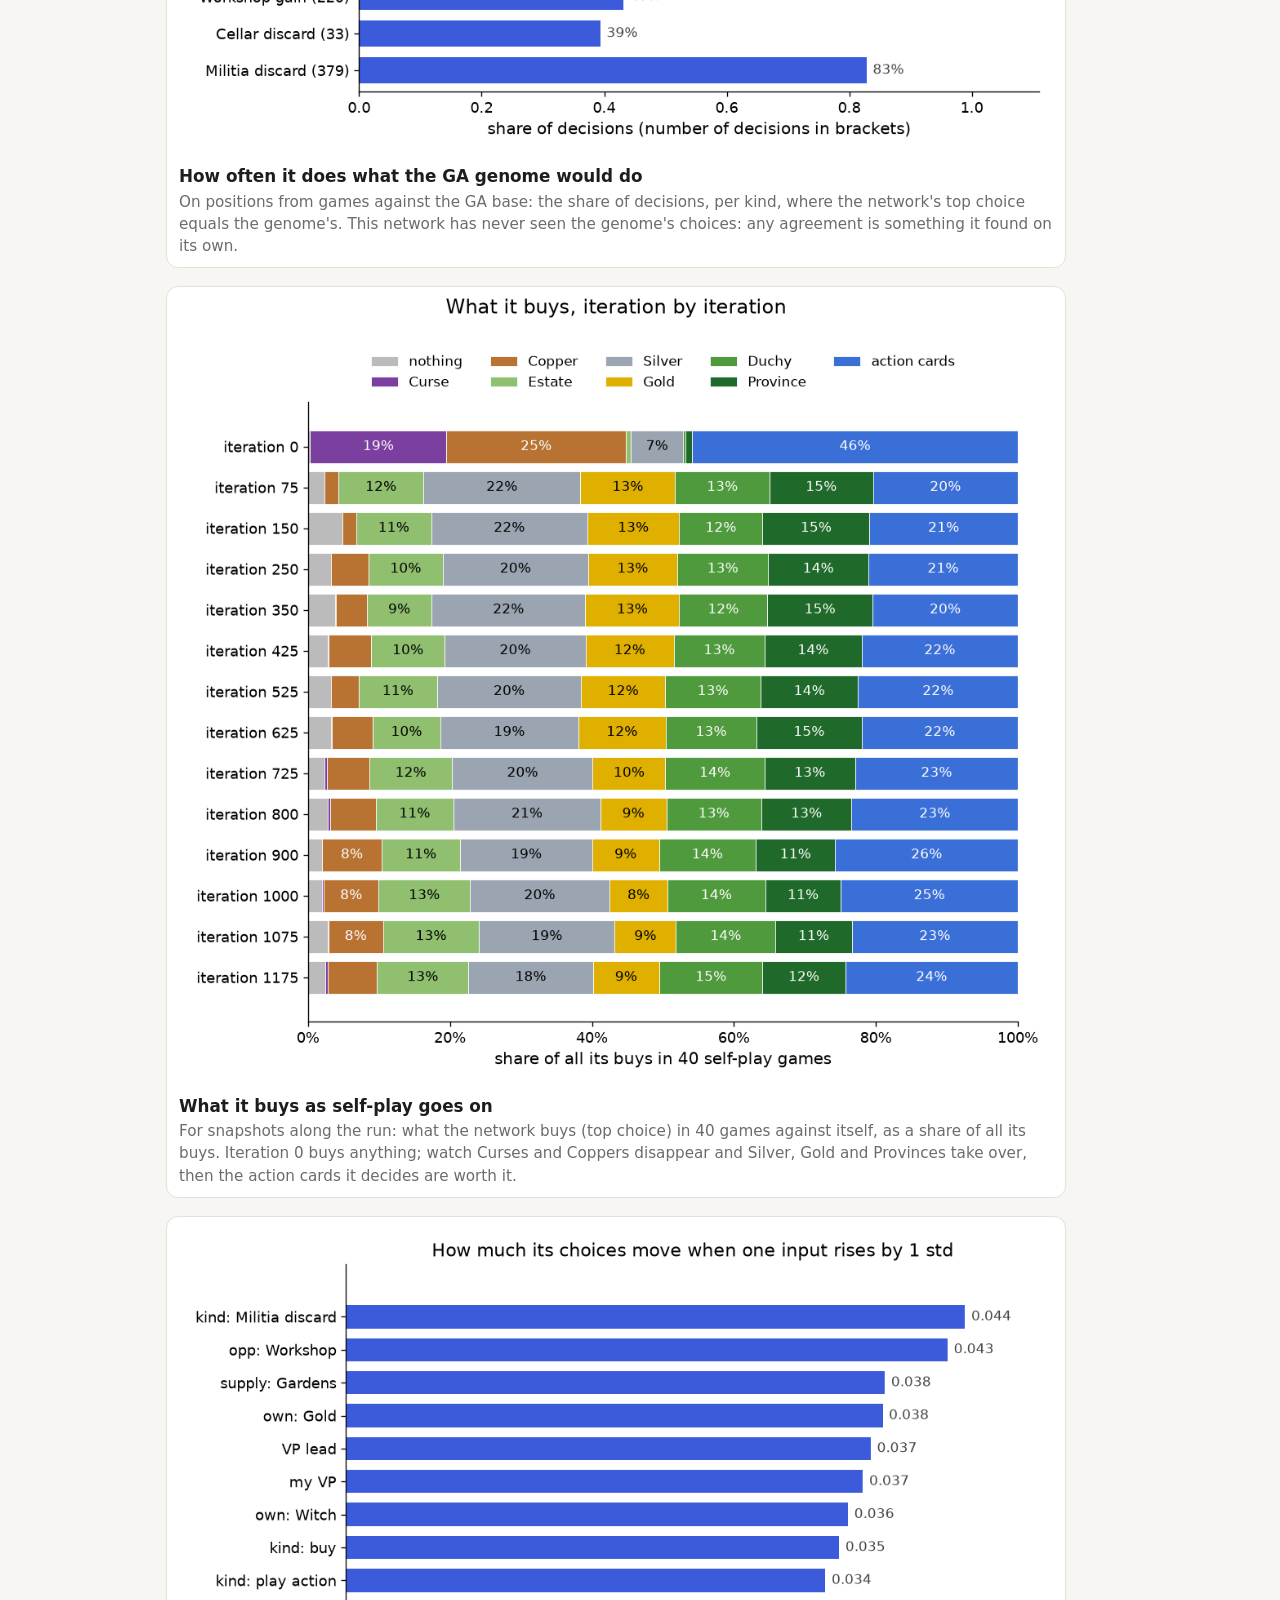
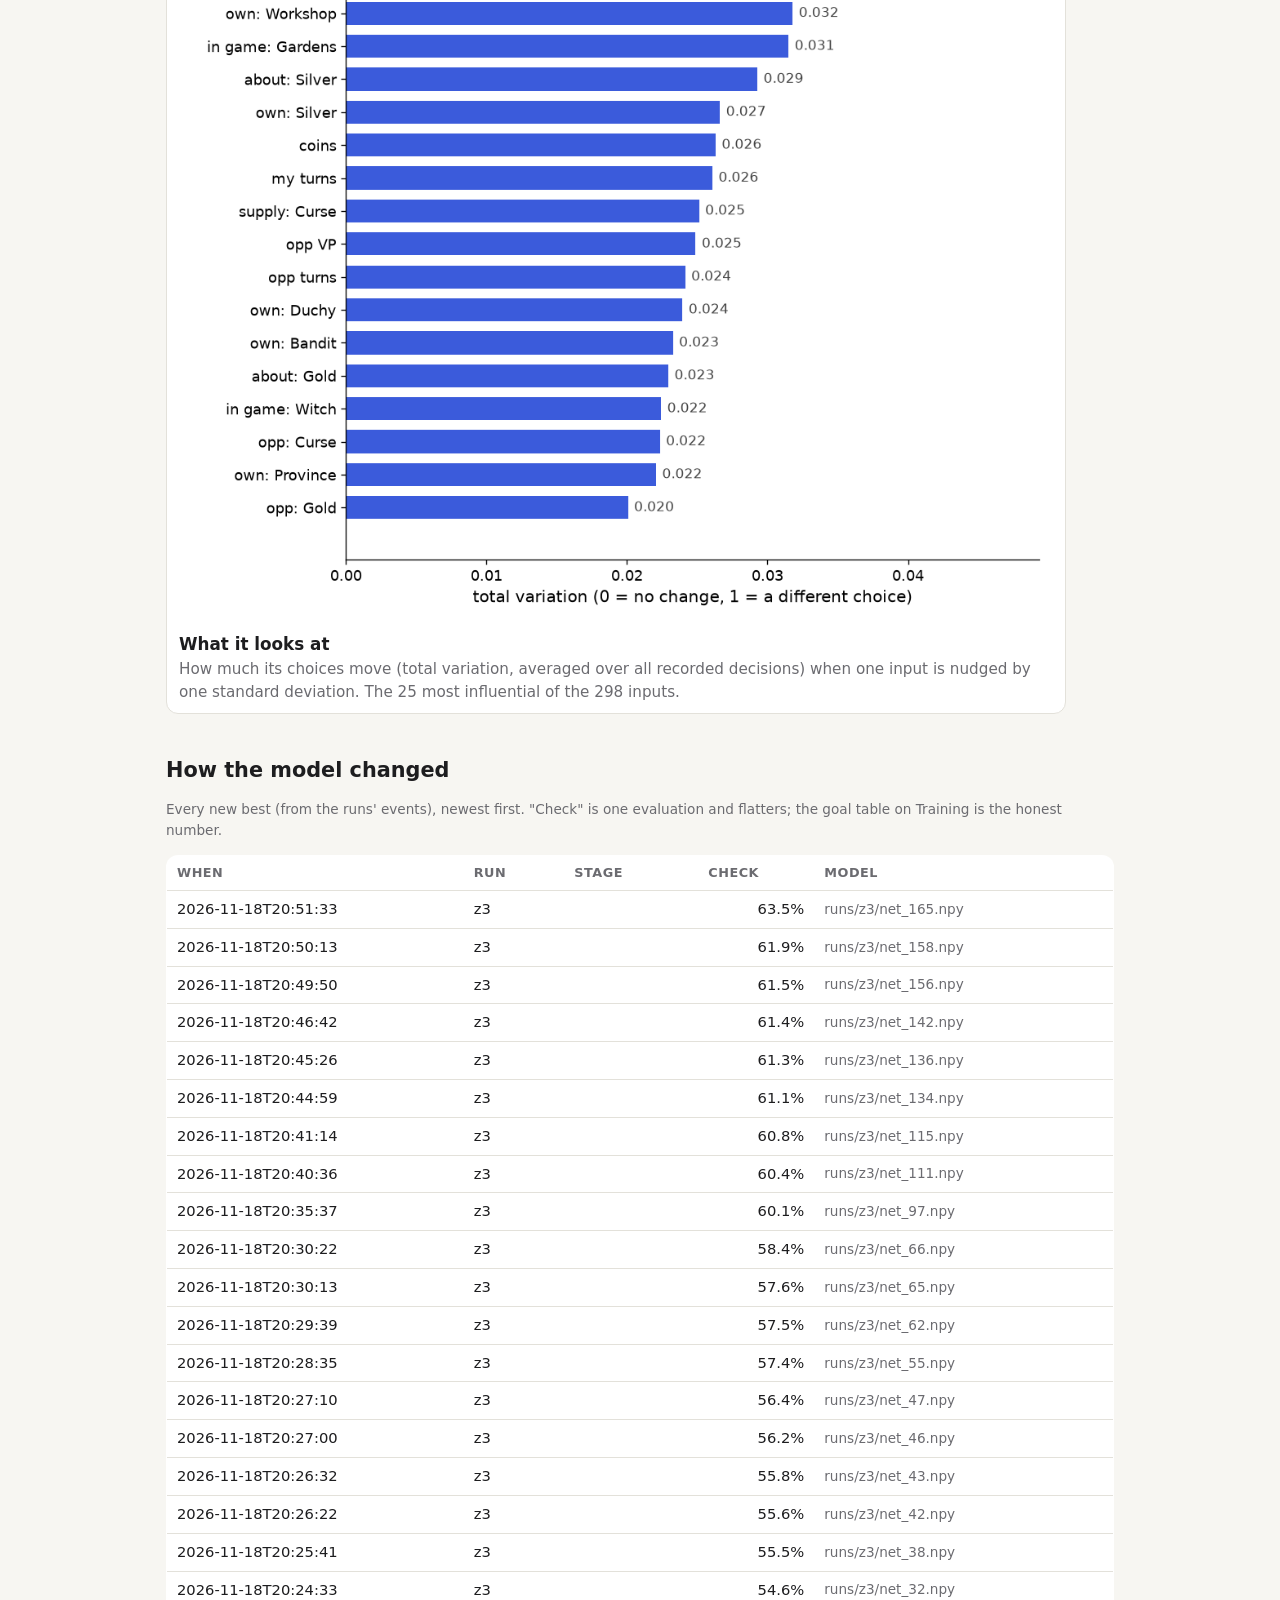
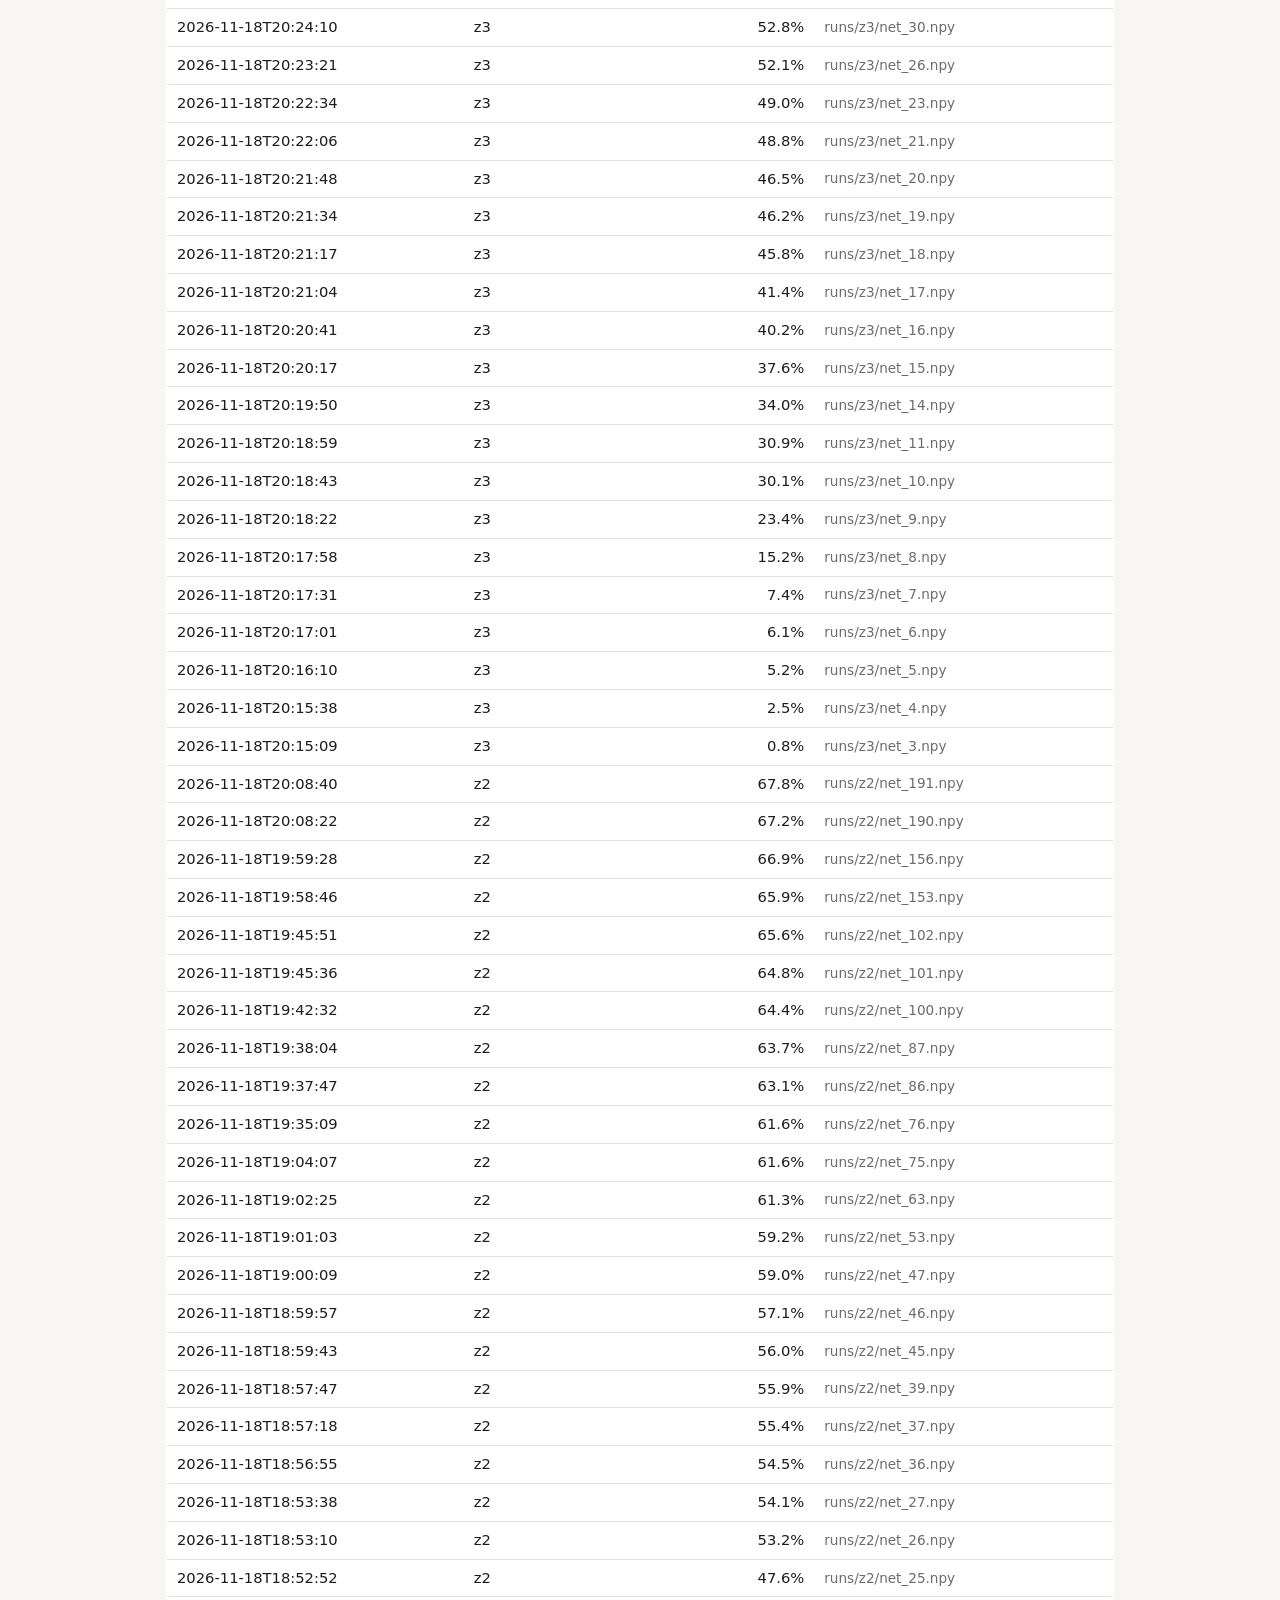
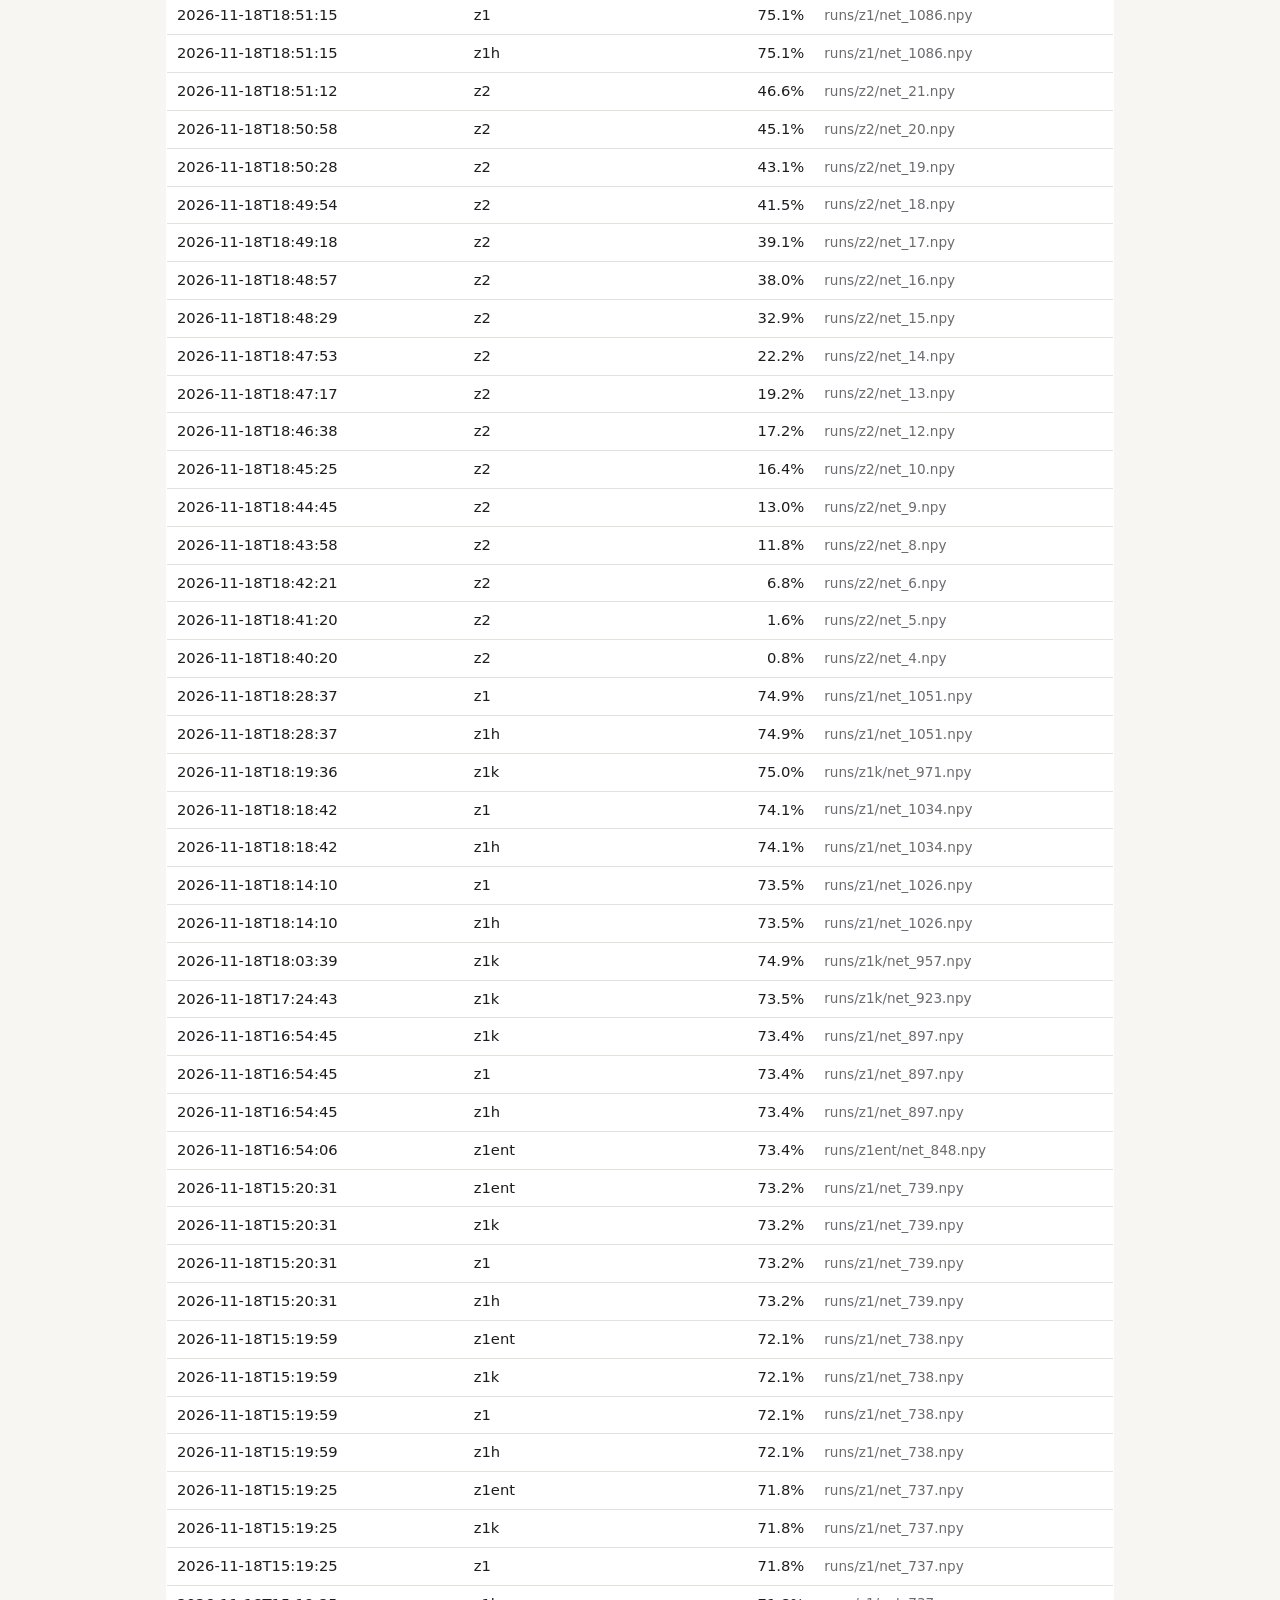
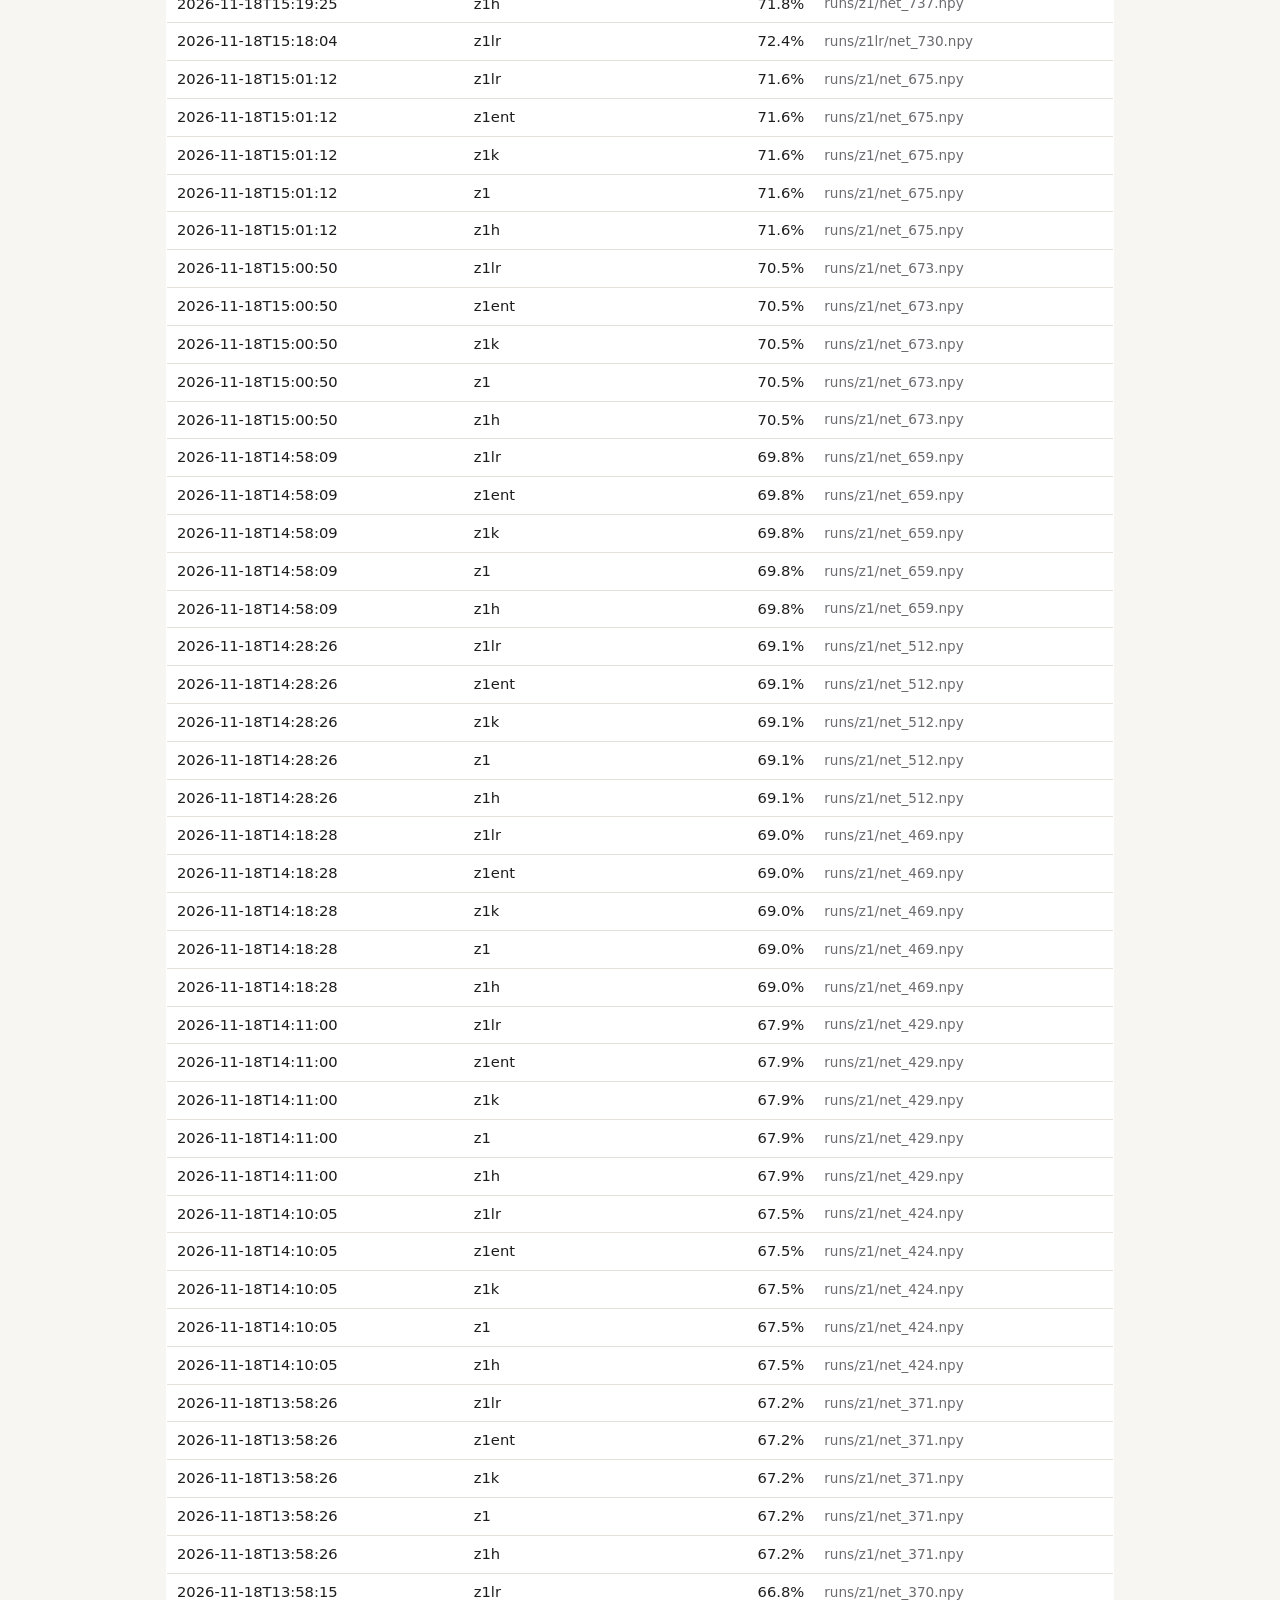
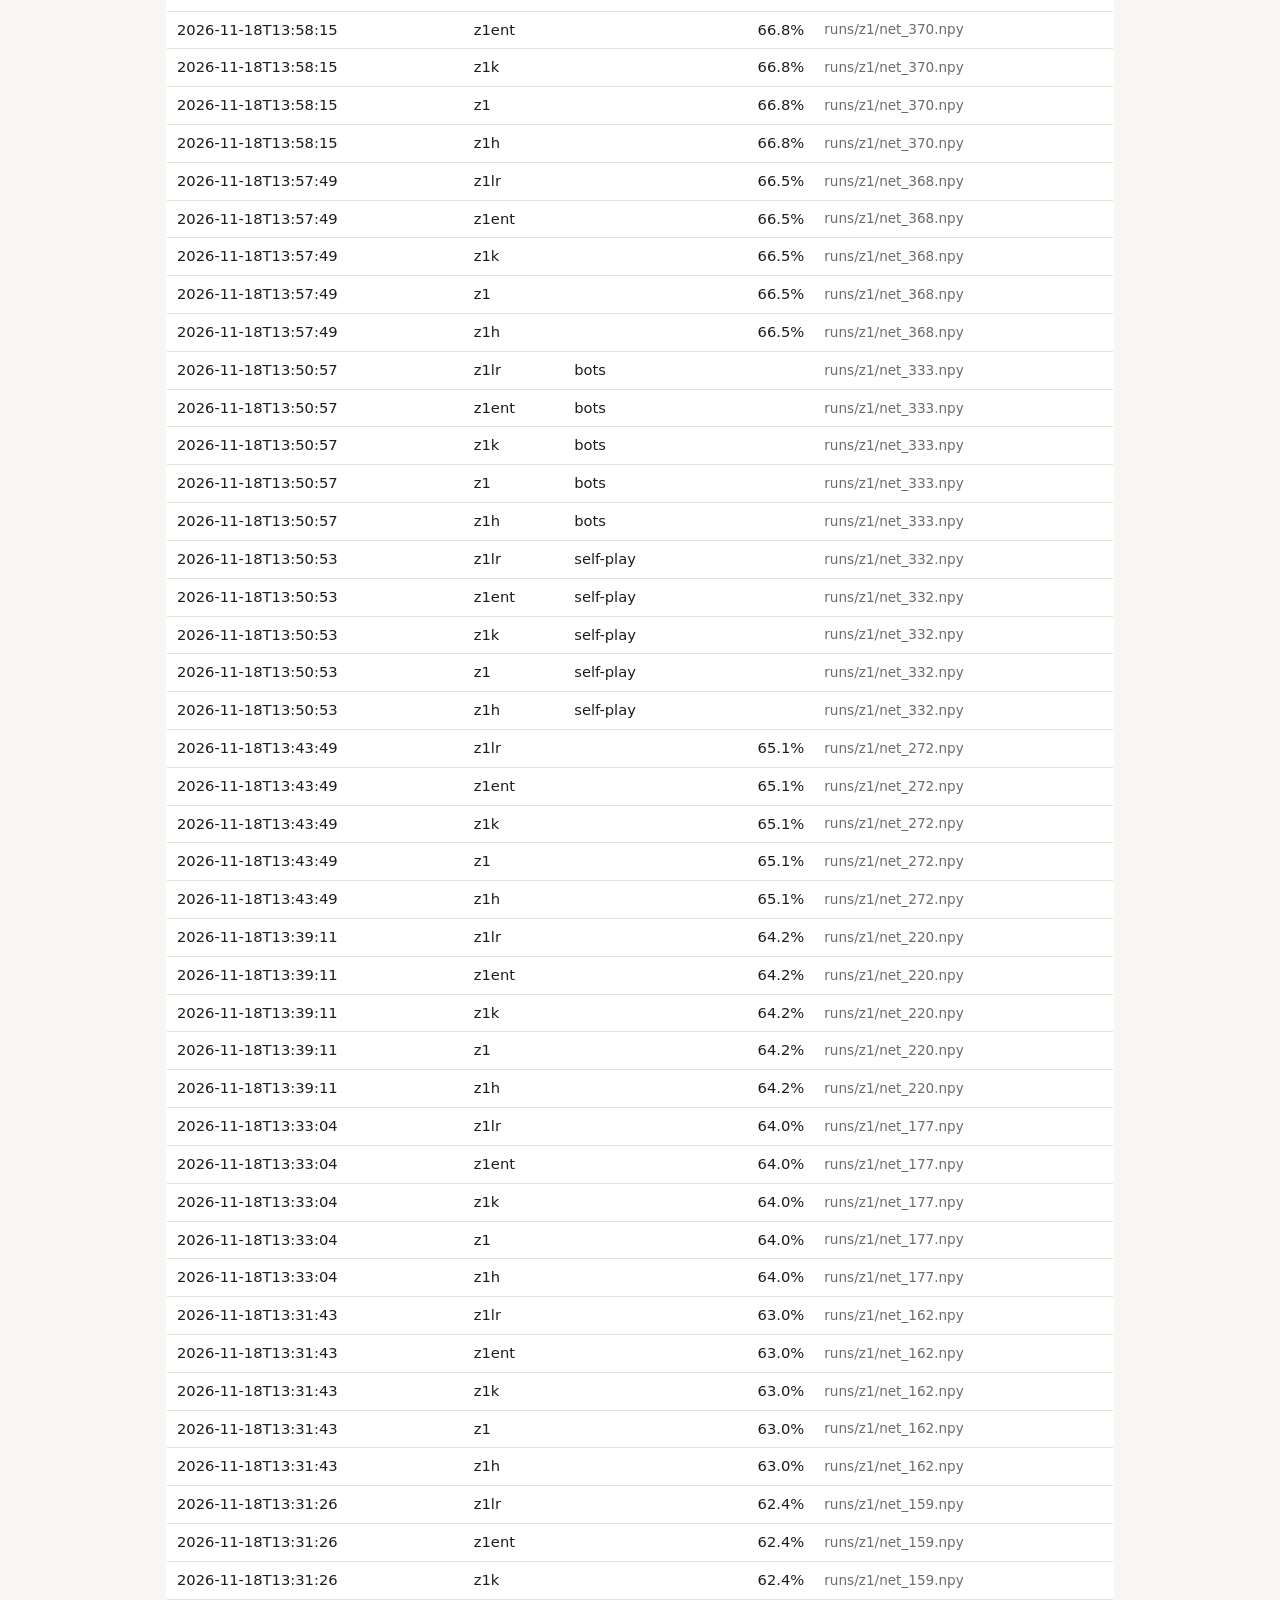
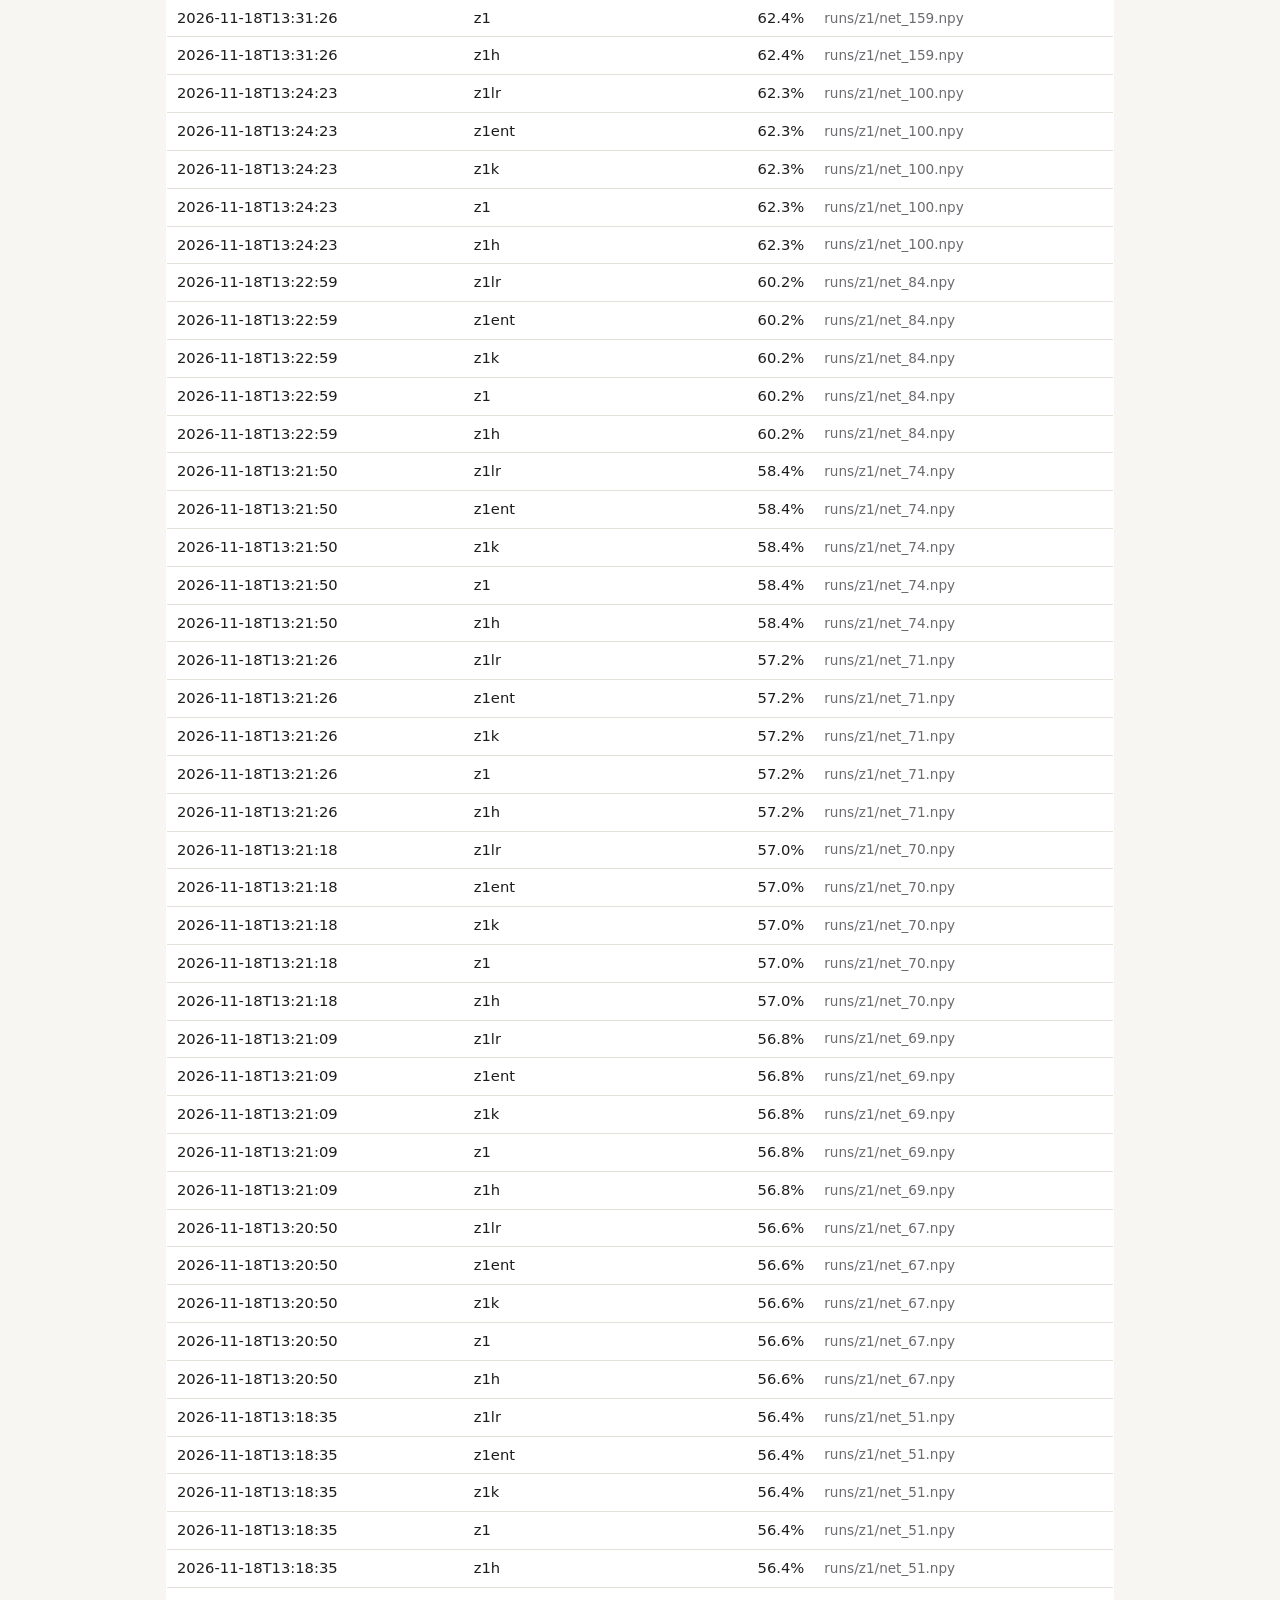
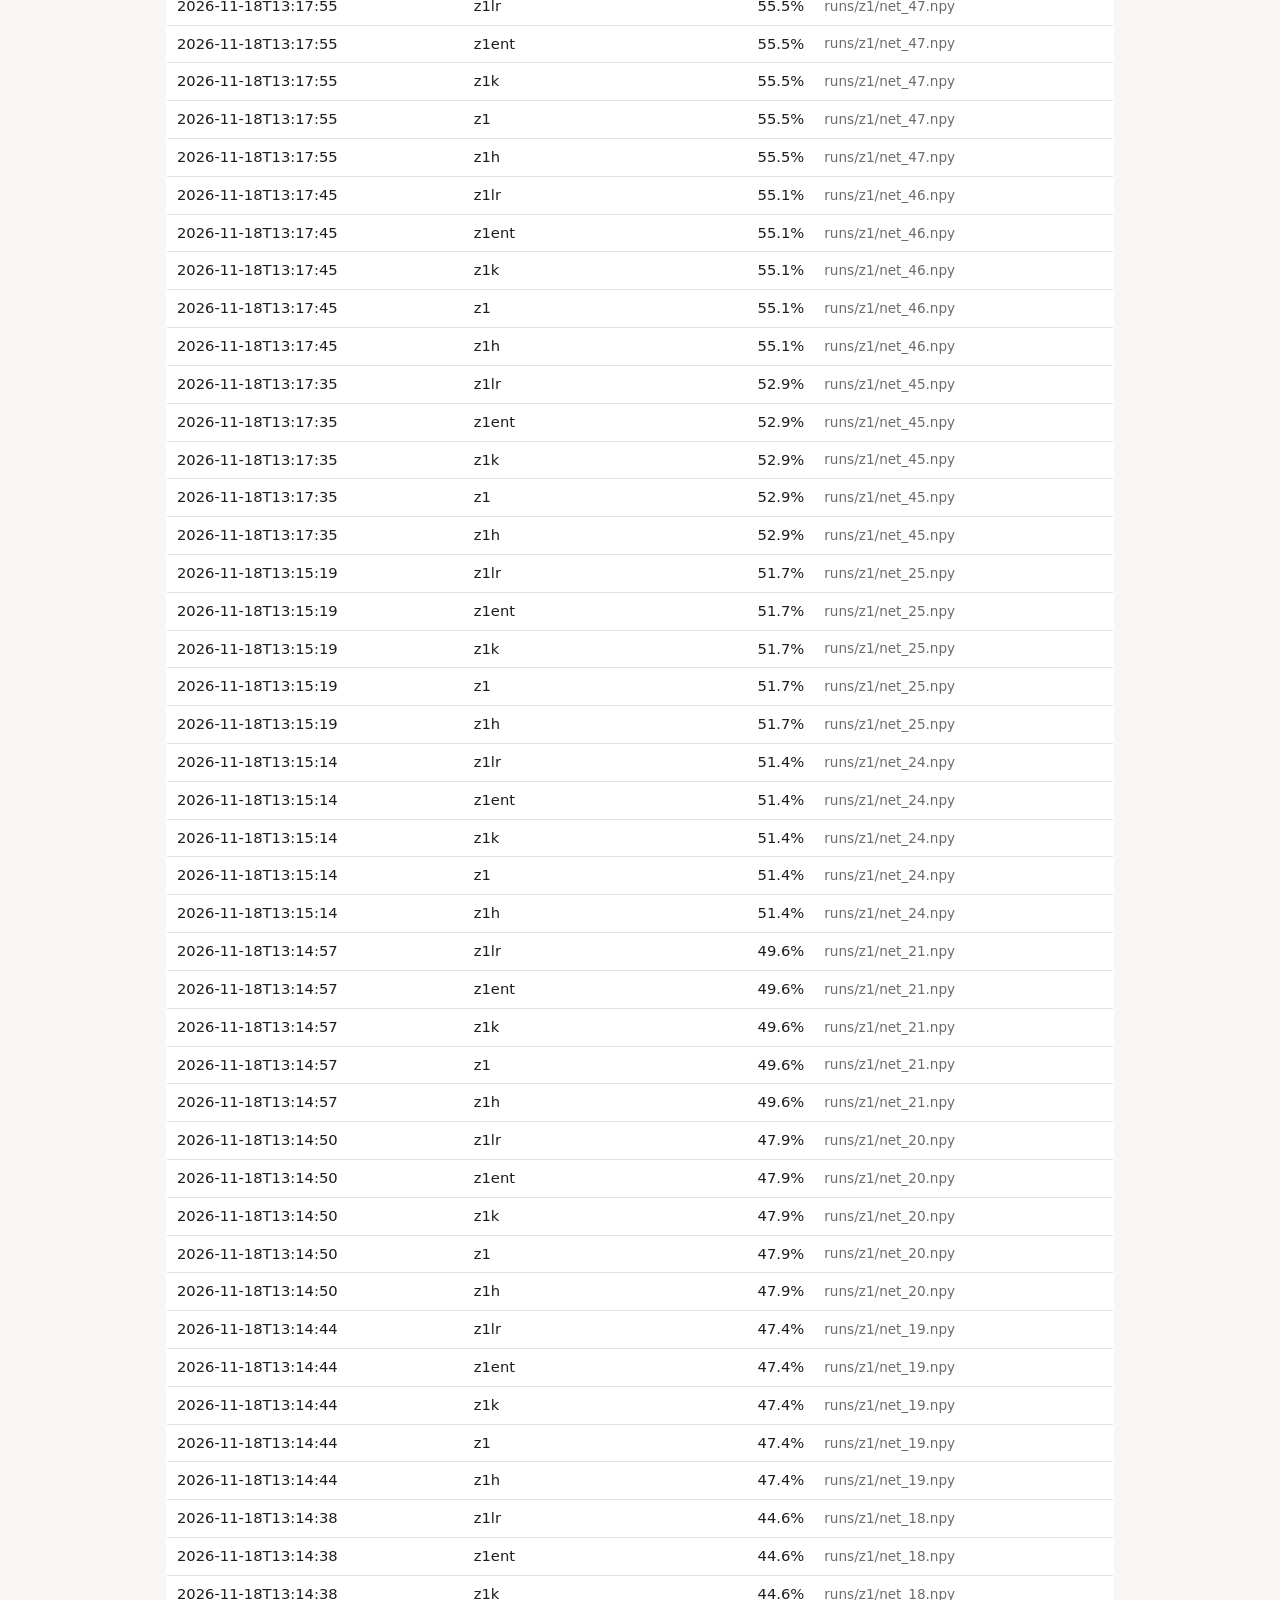
<file: docs/model.html>
<!doctype html>
<html lang="en">
<head>
<meta charset="utf-8">
<meta name="viewport" content="width=device-width, initial-scale=1">
<title>The model</title>
<link rel="stylesheet" href="style.css?v=67bf4e6d">
</head>
<body>
<main>
<h1>The model</h1>
<p class="lede">The same network as rl-v1, started from random weights instead of from a copy of the GA genome.
Everything it knows comes from games against itself (stage 1), then the bots and the earlier models.</p>
<section>
<h2>The network</h2>
<pre class="diagram">
 298 inputs (what I know + the question)
   │  dense 298 → 256, ReLU
   │  dense 256 → 256, ReLU
   ├──▶ 34 logits: a card id (or a Sentry option) or PASS; illegal answers masked out → softmax → a choice
   └──▶ 1 number: tanh → my win estimate in [−1, +1]
 151,331 weights; one forward pass ≈ 20 µs in C
</pre>
<p>One small multilayer perceptron for every kind of decision: the "question" inputs say what is being asked (a buy,
which action to play, what to trash, …). Playing to win it takes the highest-scoring legal answer; in training it
<i>samples</i> one in proportion to its probabilities, which is how it explores.</p>
</section>

<section>
<h2>Iteration 0: a random player</h2>
<p>The weights are drawn at random (PyTorch's default initialisation, seed 0), so the 34 logits are all close to 0
and every legal answer is about equally likely: entropy 1.37 (in nats; it falls as the network becomes sure of
itself). Such a player buys Copper, Curse, Estate and Province with equal enthusiasm, plays actions at random and
often buys nothing. Its win estimate is noise. It loses every game against the GA genome and the bots.</p>
</section>

<section>
<h2>Stage 1: self-play</h2>
<p><b>The games.</b> Each iteration plays 1,500 games. In 80% both seats are the current network, and both seats'
decisions are training data (twice the data per game). In 20% the opponent is one of its last 8 snapshots (one every 10
iterations) and only the learner's decisions count.</p>
<p><b>Where the signal comes from.</b> Two random players are not equal in every game: the one that happened to buy more
Silver and Gold, or more Provinces, wins more often. PPO makes the winner's decisions more likely. After a few
iterations both copies buy money and victory cards a bit more, so the game gets harder, so the next small edge (Gold
over Silver at 6 coins, Province at 8, not buying Curses, Militia, Witch) becomes what decides games. The opponent
improves at exactly the rate the learner does: the curriculum is automatic.</p>
<p><b>The advantage.</b> For every decision: how much better did the game go than the network's own win estimate
expected at that moment (GAE, λ = 0.95, from the final +1/−1)? In a random start the win estimate knows nothing, so
the first iterations are almost pure "did this game win": a very noisy signal (one result per ~40 decisions), averaged
over ~150,000 decisions per iteration.</p>
<p><b>The update.</b> PPO: decisions with positive advantage become more likely, negative ones less, by at most ±20% in
probability ratio (the clip), 3 passes over the data, stopped early if the policy moved too far (KL &gt; 0.03). A small
entropy bonus (0.01) keeps it trying alternatives.</p>
<p><b>How you know it learns Dominion, not just "beat myself".</b> After every update it plays 400 games against the GA
genome and 300 against the bots, which it has never seen in stage 1. If self-play only learned its own quirks, those
scores would stall or fall while its score against its past snapshots kept rising. The "What it buys" figure below
shows what it has actually learned to buy.</p>
<p><b>When it ends.</b> When the score against the GA genome has not set a new best for 60 iterations: self-play has
stopped improving by itself. Then the bots come in (stage 2) and later every earlier model (stage 3).</p>
</section>

<section>
<h2>Why start from zero at all?</h2>
<p>rl-v1 started as a copy of the GA genome. That is fast, but the copy brings the genome's habits along, and PPO only
moves away from them where a small change wins more often. A network that never saw the genome has no habits to
unlearn; it may find a different, better style, or it may get stuck in a worse one. This is the AlphaGo Zero question
on a laptop: is the teacher a head start or a ceiling?</p>
</section>

<section>
  <h2>Pictures of the real network</h2>
  <p class="muted small">Generated by <code>site_hooks.model_viz()</code> from the newest network every 15 minutes, so they follow training.</p>
  <div class="figs" id="figs"></div>
</section>

<section>
  <h2>How the model changed</h2>
  <p class="muted small">Every new best (from the runs' events), newest first. "Check" is one evaluation and flatters; the goal table on Training is the honest number.</p>
  <div class="tablewrap"><table class="t" id="champions"></table></div>
</section>
</main>
<script src="site.js?v=15787d5c"></script>
<script src="common.js?v=958183f8"></script>
<script src="project.js?v=0467ffc4"></script>
<script src="model.js?v=bcc23452"></script>
</body>
</html>
</file>
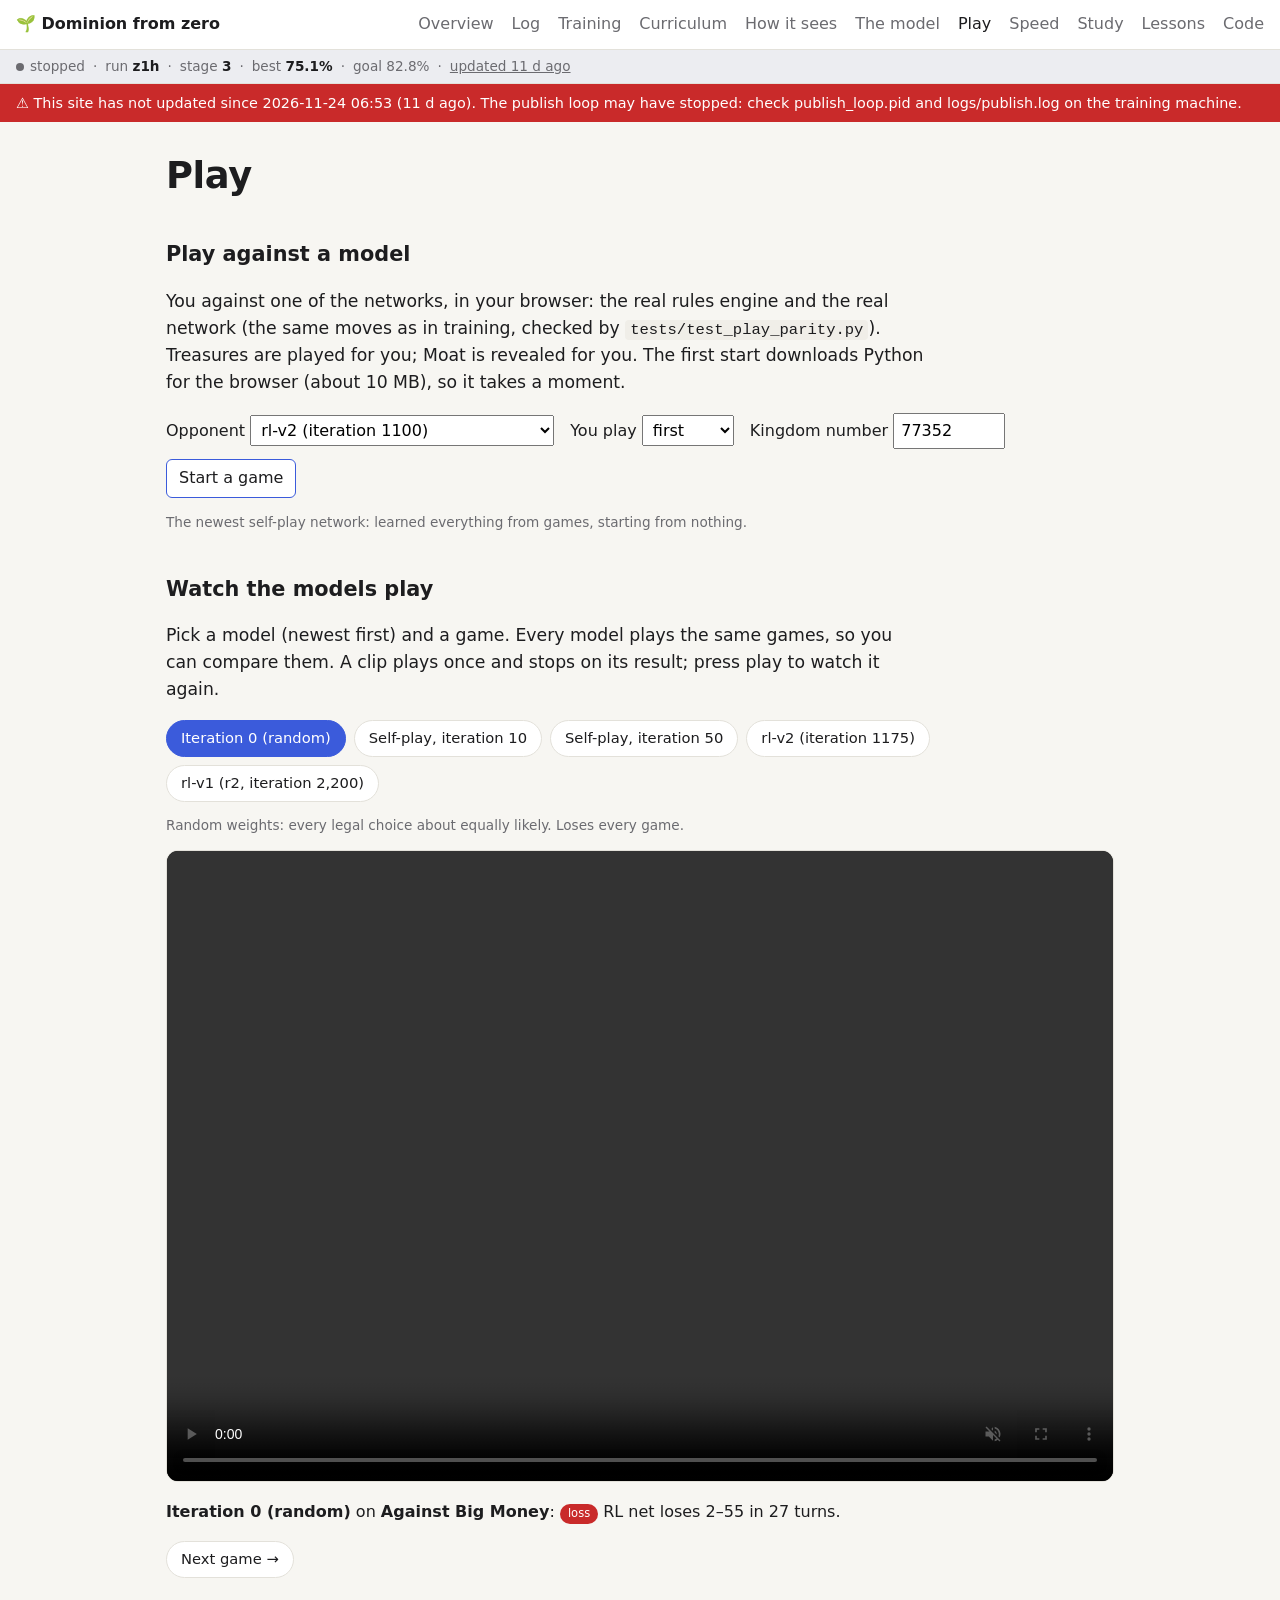
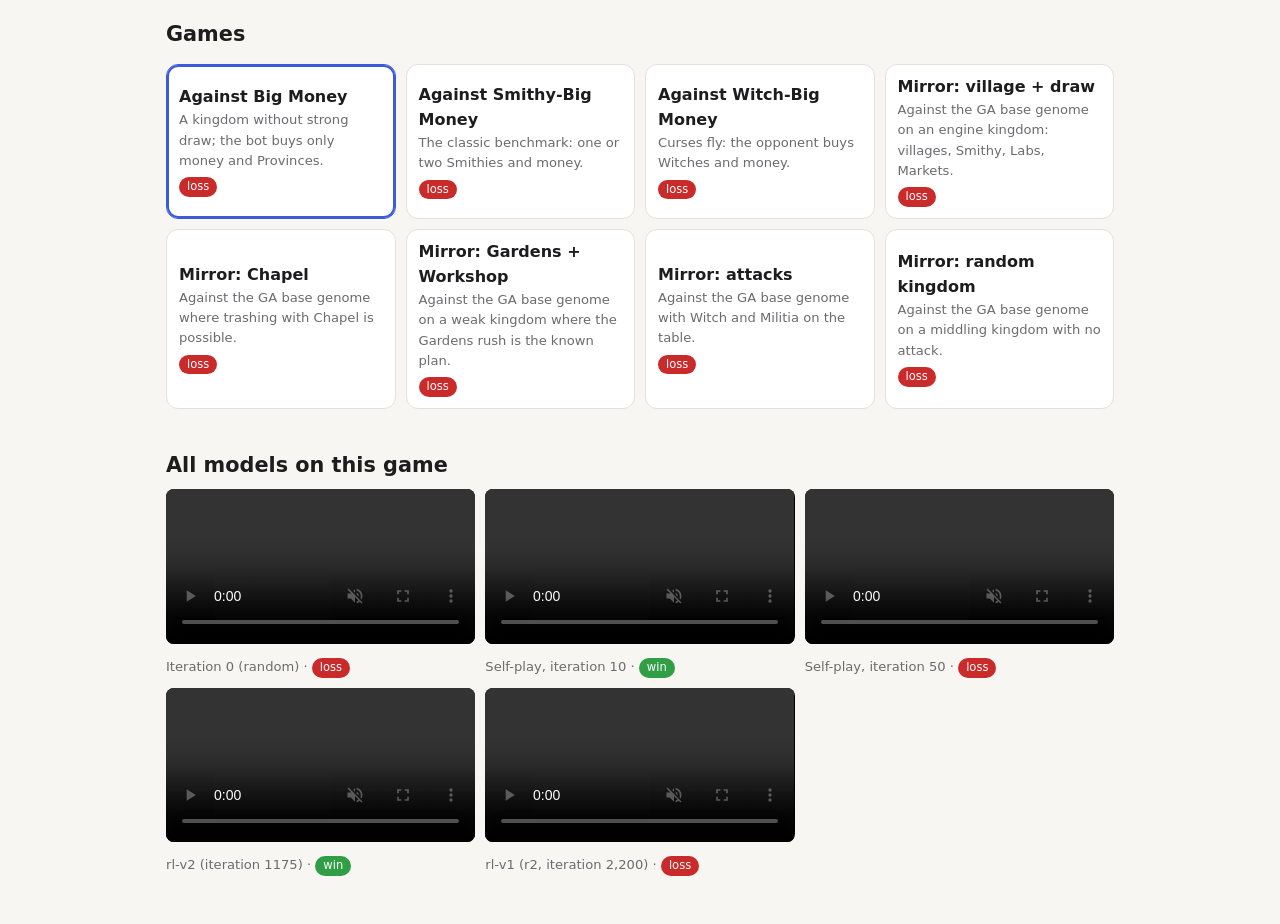
<file: docs/play.html>
<!doctype html>
<html lang="en">
<head>
<meta charset="utf-8">
<meta name="viewport" content="width=device-width, initial-scale=1">
<title>Play</title>
<link rel="stylesheet" href="style.css?v=67bf4e6d">
</head>
<body>
<main>
<h1>Play</h1>
<section id="vs-section">
<h2>Play against a model</h2>
<p class="lede">You against one of the networks, in your browser: the real rules engine and the real network (the
same moves as in training, checked by <code>tests/test_play_parity.py</code>). Treasures are played for you; Moat is
revealed for you. The first start downloads Python for the browser (about 10 MB), so it takes a moment.</p>
<div id="vs"></div>
</section>
<h2>Watch the models play</h2>
<p class="lede">Pick a model (newest first) and a game. Every model plays the same games, so you can compare them. A clip plays
once and stops on its result; press play to watch it again.</p>
<div class="picker" id="models"></div>
<p class="muted small" id="mnote"></p>
<div class="player" id="player"><video id="video" controls muted playsinline preload="metadata"></video></div>
<p id="caption"></p>
<div class="picker"><button id="next">Next game →</button></div>
<h2>Games</h2>
<div class="games" id="games"></div>
<h2>All models on this game</h2>
<div class="cmp" id="cmp"></div>
</main>
<script src="site.js?v=15787d5c"></script>
<script src="common.js?v=958183f8"></script>
<script src="project.js?v=0467ffc4"></script>
<script src="playvs.js?v=5910895e"></script>
<script src="play.js?v=bdb3d051"></script>
</body>
</html>
</file>
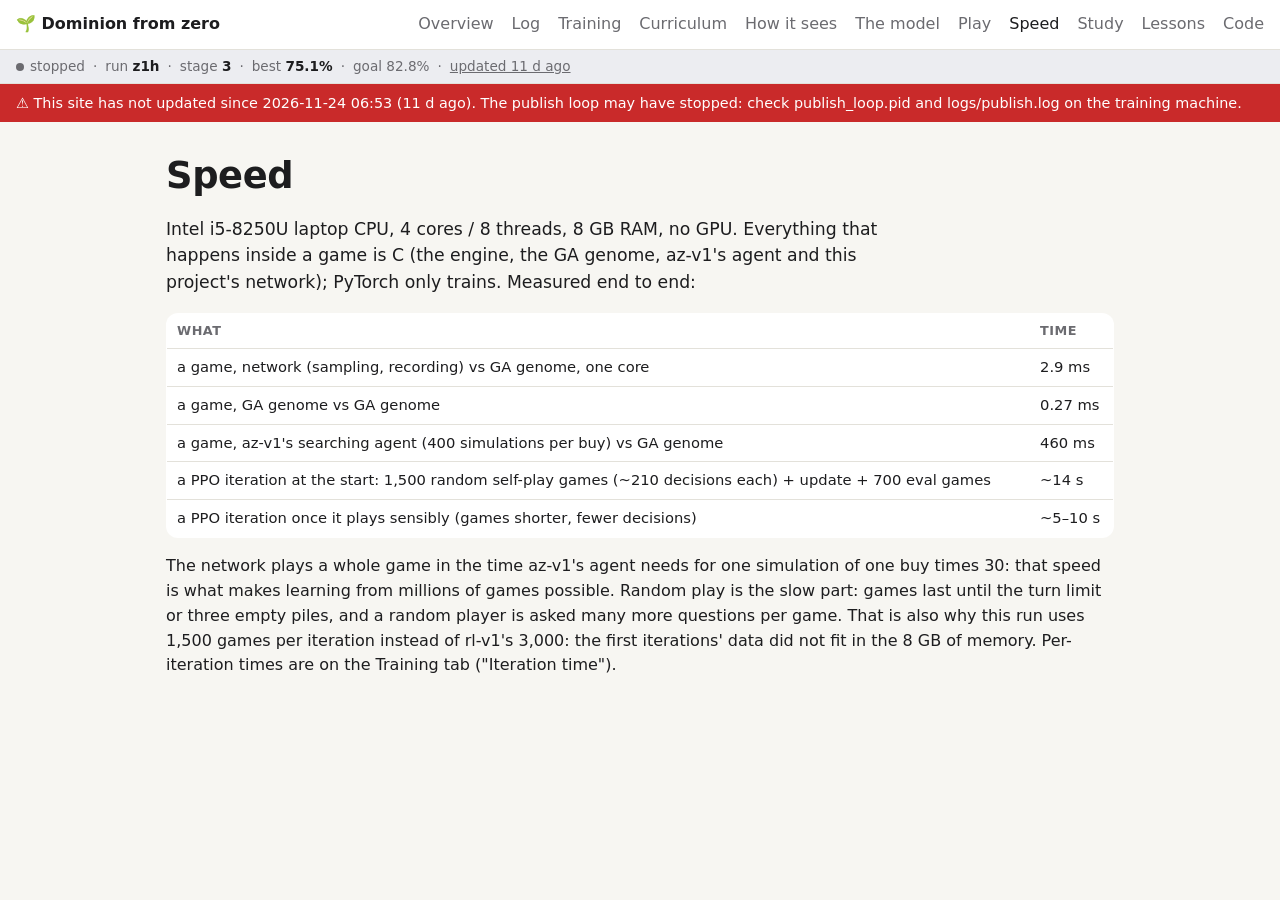
<file: docs/speed.html>
<!doctype html>
<html lang="en">
<head>
<meta charset="utf-8">
<meta name="viewport" content="width=device-width, initial-scale=1">
<title>Speed</title>
<link rel="stylesheet" href="style.css?v=67bf4e6d">
</head>
<body>
<main>
<h1>Speed</h1>
<p class="lede">Intel i5-8250U laptop CPU, 4 cores / 8 threads, 8 GB RAM, no GPU.
Everything that happens inside a game is C (the engine, the GA genome, az-v1's agent and this project's network); PyTorch
only trains. Measured end to end:</p>
<div class="tablewrap"><table class="t">
<tr><th>What</th><th>Time</th></tr>
<tr><td>a game, network (sampling, recording) vs GA genome, one core</td><td>2.9 ms</td></tr>
<tr><td>a game, GA genome vs GA genome</td><td>0.27 ms</td></tr>
<tr><td>a game, az-v1's searching agent (400 simulations per buy) vs GA genome</td><td>460 ms</td></tr>
<tr><td>a PPO iteration at the start: 1,500 random self-play games (~210 decisions each) + update + 700 eval games</td><td>~14 s</td></tr>
<tr><td>a PPO iteration once it plays sensibly (games shorter, fewer decisions)</td><td>~5–10 s</td></tr>
</table></div>
<p>The network plays a whole game in the time az-v1's agent needs for one simulation of one buy times 30: that speed is
what makes learning from millions of games possible. Random play is the slow part: games last until the turn limit
or three empty piles, and a random player is asked many more questions per game. That is also why this run uses
1,500 games per iteration instead of rl-v1's 3,000: the first iterations' data did not fit in the 8 GB of memory. Per-iteration times are on the Training tab ("Iteration time").</p>
<p class="muted"></p>
</main>
<script src="site.js?v=15787d5c"></script>
<script src="common.js?v=958183f8"></script>
<script src="project.js?v=0467ffc4"></script>

</body>
</html>
</file>
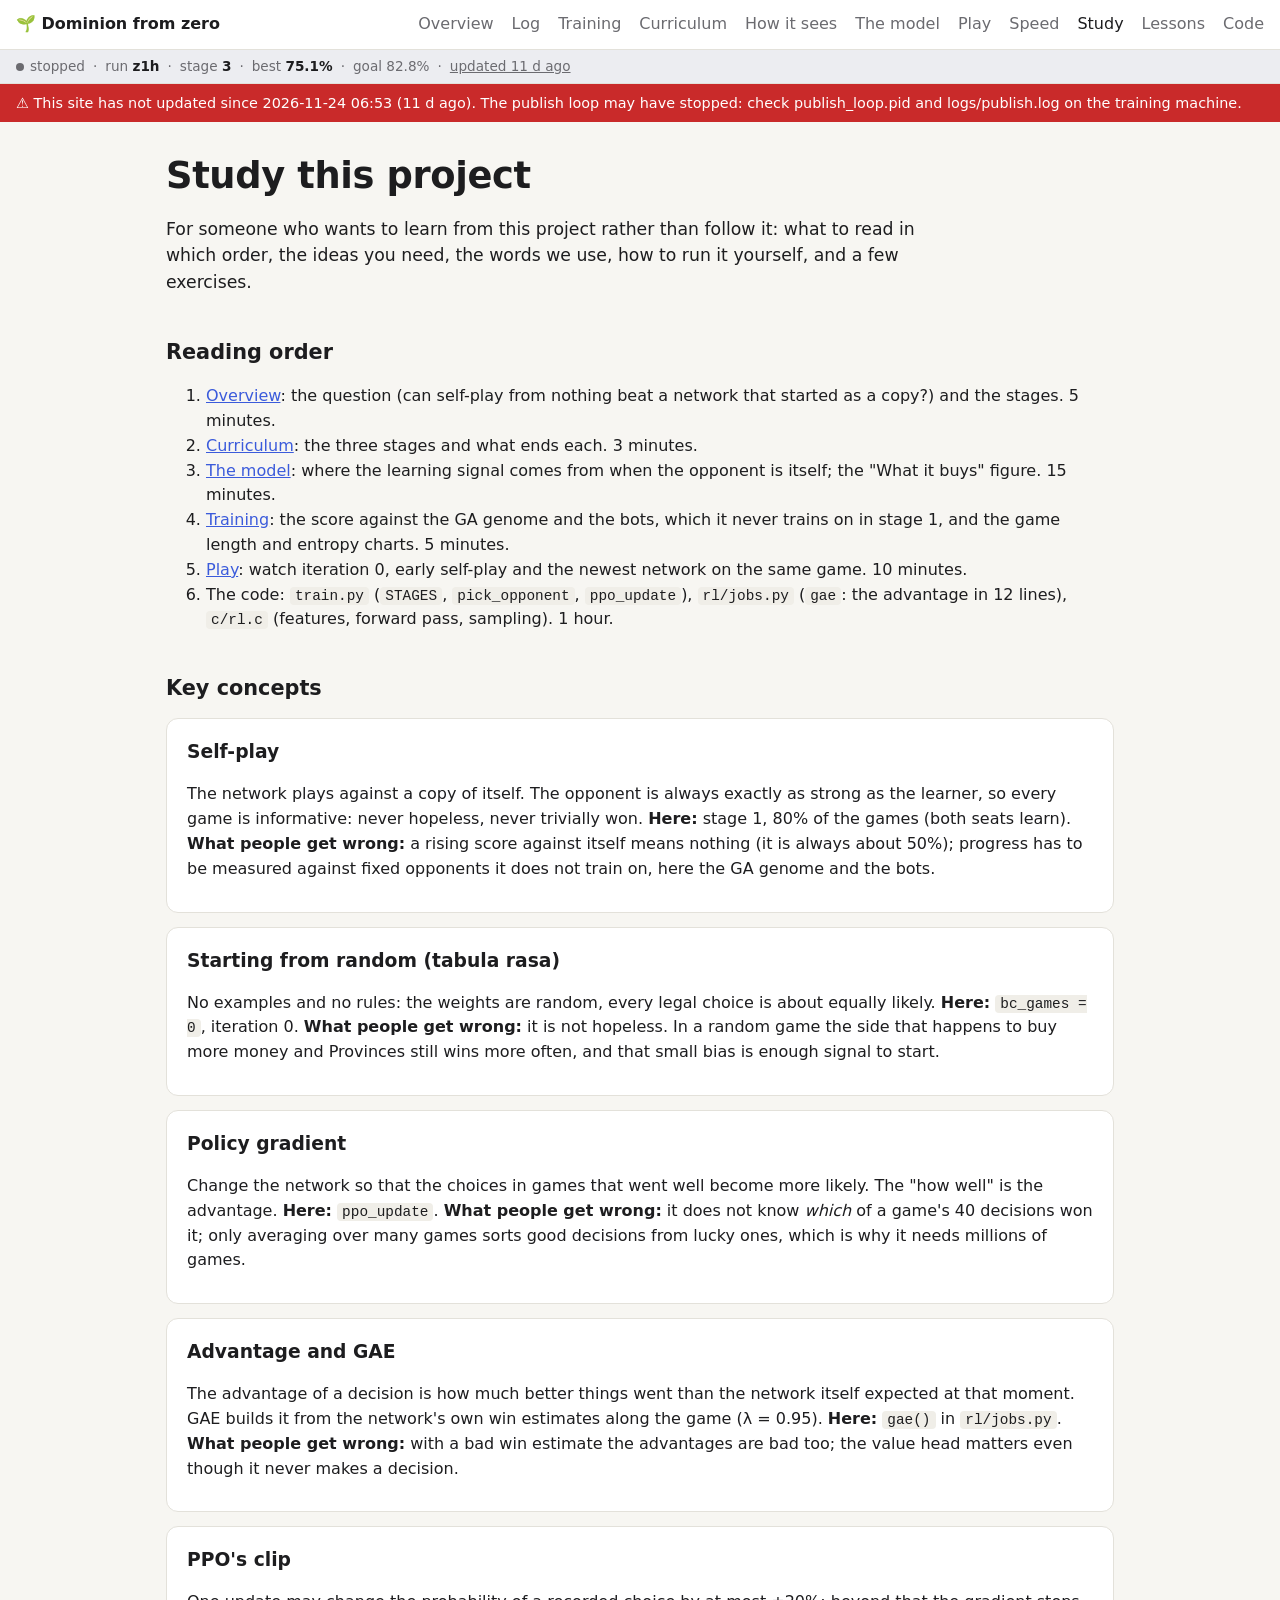
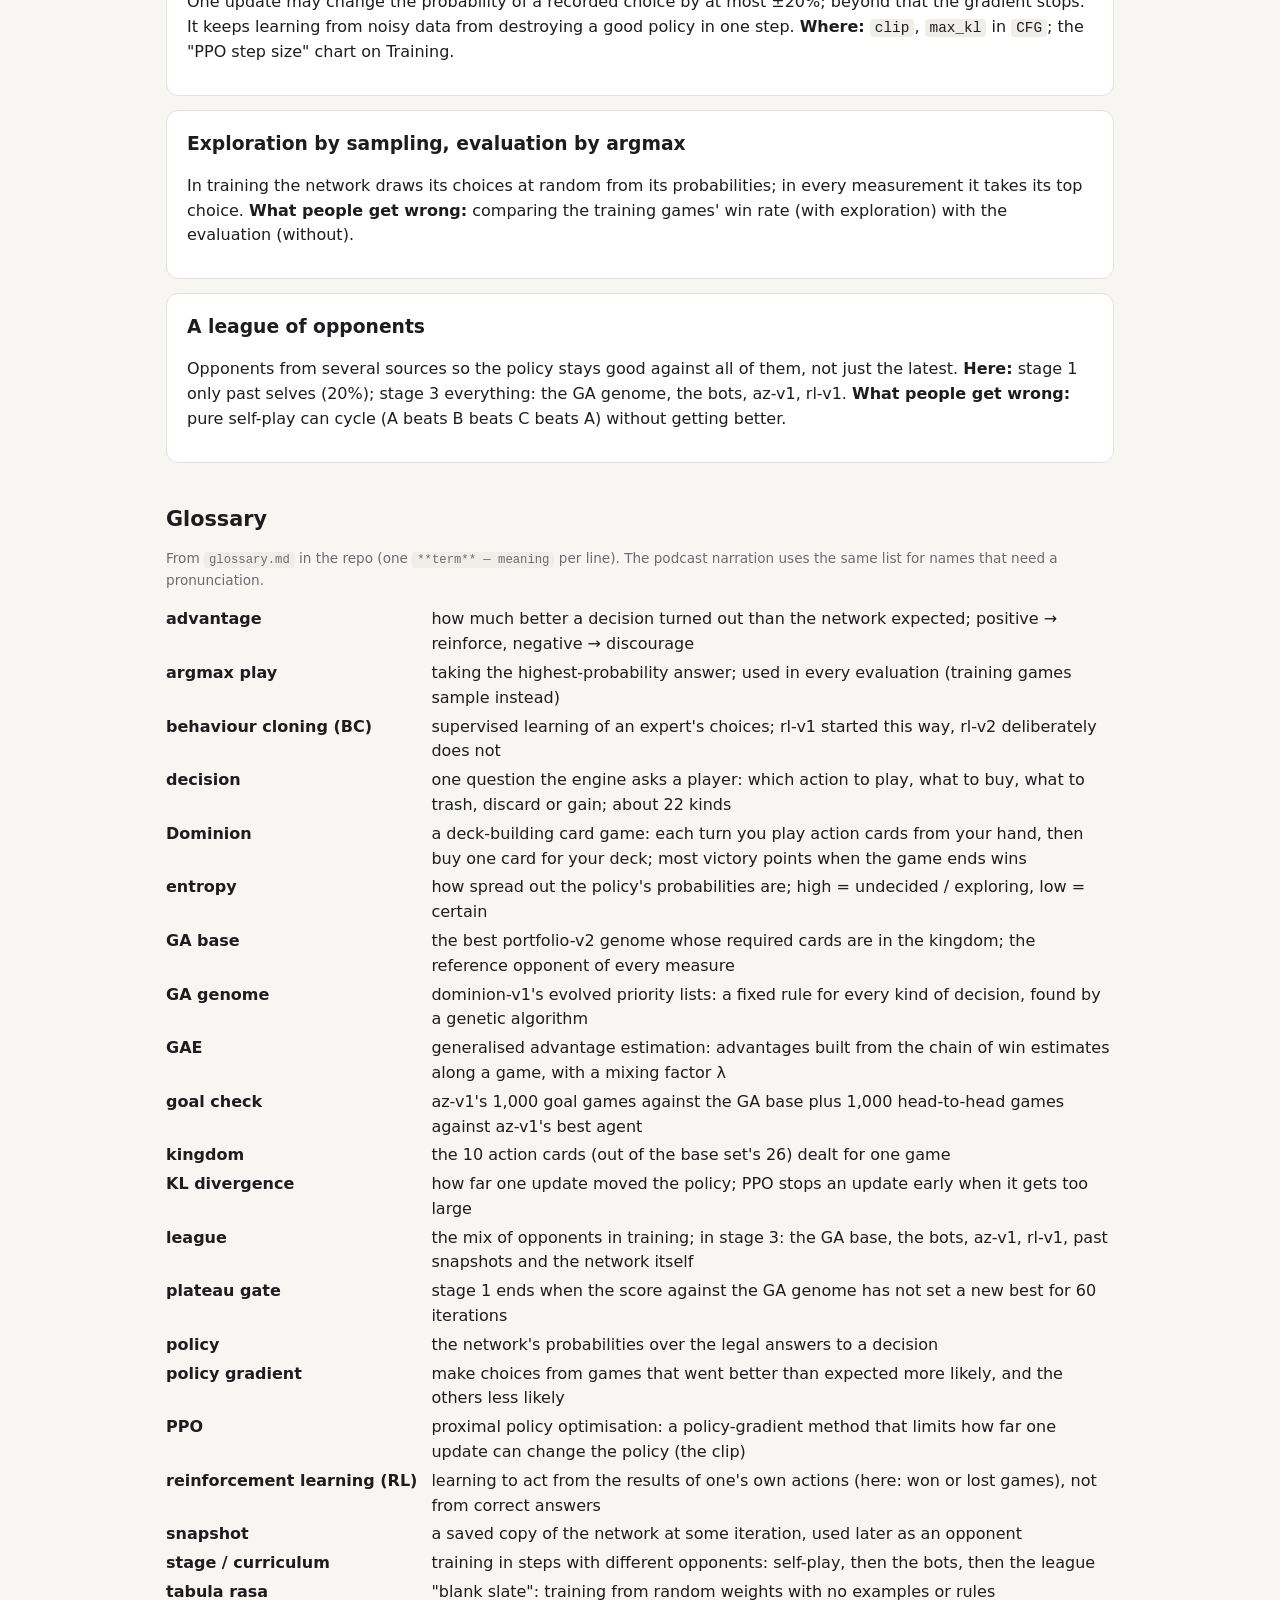
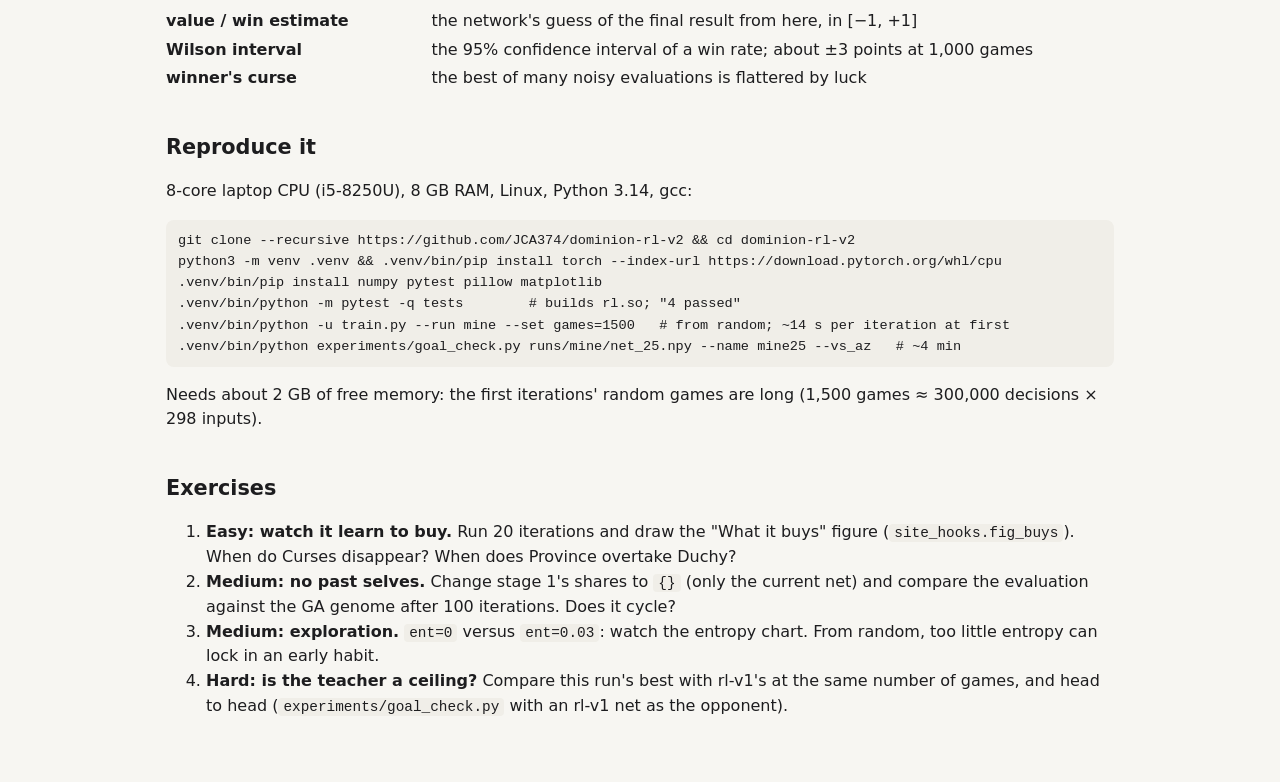
<file: docs/study.html>
<!doctype html>
<html lang="en">
<head>
<meta charset="utf-8">
<meta name="viewport" content="width=device-width, initial-scale=1">
<title>Study</title>
<link rel="stylesheet" href="style.css?v=67bf4e6d">
</head>
<body>
<main>
<h1>Study this project</h1>
<p class="lede">For someone who wants to learn from this project rather than follow it: what to read in which order, the ideas
you need, the words we use, how to run it yourself, and a few exercises.</p>

<section>
  <h2>Reading order</h2>
<ol id="order">
    <li><a href="index.html">Overview</a>: the question (can self-play from nothing beat a network that started as a copy?) and the stages. 5 minutes.</li>
    <li><a href="curriculum.html">Curriculum</a>: the three stages and what ends each. 3 minutes.</li>
    <li><a href="model.html">The model</a>: where the learning signal comes from when the opponent is itself; the "What it buys" figure. 15 minutes.</li>
    <li><a href="training.html">Training</a>: the score against the GA genome and the bots, which it never trains on in stage 1, and the game length and entropy charts. 5 minutes.</li>
    <li><a href="play.html">Play</a>: watch iteration 0, early self-play and the newest network on the same game. 10 minutes.</li>
    <li>The code: <code>train.py</code> (<code>STAGES</code>, <code>pick_opponent</code>, <code>ppo_update</code>),
      <code>rl/jobs.py</code> (<code>gae</code>: the advantage in 12 lines), <code>c/rl.c</code> (features, forward pass,
      sampling). 1 hour.</li>
  </ol>
</section>

<section>
  <h2>Key concepts</h2>
<div class="box"><h3>Self-play</h3><p>The network plays against a copy of itself. The opponent is always exactly as
strong as the learner, so every game is informative: never hopeless, never trivially won. <b>Here:</b> stage 1, 80% of
the games (both seats learn). <b>What people get wrong:</b> a rising score against itself means nothing (it is always
about 50%); progress has to be measured against fixed opponents it does not train on, here the GA genome and the
bots.</p></div>
<div class="box"><h3>Starting from random (tabula rasa)</h3><p>No examples and no rules: the weights are random, every
legal choice is about equally likely. <b>Here:</b> <code>bc_games = 0</code>, iteration 0. <b>What people get
wrong:</b> it is not hopeless. In a random game the side that happens to buy more money and Provinces still wins more
often, and that small bias is enough signal to start.</p></div>
<div class="box"><h3>Policy gradient</h3><p>Change the network so that the choices in games that went well become more
likely. The "how well" is the advantage. <b>Here:</b> <code>ppo_update</code>. <b>What people get wrong:</b> it does not
know <i>which</i> of a game's 40 decisions won it; only averaging over many games sorts good decisions from lucky ones,
which is why it needs millions of games.</p></div>
<div class="box"><h3>Advantage and GAE</h3><p>The advantage of a decision is how much better things went than the
network itself expected at that moment. GAE builds it from the network's own win estimates along the game (λ = 0.95).
<b>Here:</b> <code>gae()</code> in <code>rl/jobs.py</code>. <b>What people get wrong:</b> with a bad win estimate the
advantages are bad too; the value head matters even though it never makes a decision.</p></div>
<div class="box"><h3>PPO's clip</h3><p>One update may change the probability of a recorded choice by at most ±20%;
beyond that the gradient stops. It keeps learning from noisy data from destroying a good policy in one step.
<b>Where:</b> <code>clip</code>, <code>max_kl</code> in <code>CFG</code>; the "PPO step size" chart on Training.</p></div>
<div class="box"><h3>Exploration by sampling, evaluation by argmax</h3><p>In training the network draws its choices at
random from its probabilities; in every measurement it takes its top choice. <b>What people get wrong:</b> comparing the
training games' win rate (with exploration) with the evaluation (without).</p></div>
<div class="box"><h3>A league of opponents</h3><p>Opponents from several sources so the policy stays good against all of
them, not just the latest. <b>Here:</b> stage 1 only past selves (20%); stage 3 everything: the GA genome, the bots,
az-v1, rl-v1. <b>What people get wrong:</b> pure self-play can cycle (A beats B beats C beats A) without getting
better.</p></div>
</section>

<section>
  <h2>Glossary</h2>
  <p class="muted small">From <code>glossary.md</code> in the repo (one <code>**term** — meaning</code> per line). The podcast narration uses the same list for names that need a pronunciation.</p>
  <dl class="glossary" id="glossary"></dl>
</section>

<section>
  <h2>Reproduce it</h2>
<p>8-core laptop CPU (i5-8250U), 8 GB RAM, Linux, Python 3.14, gcc:</p>
<pre>git clone --recursive https://github.com/JCA374/dominion-rl-v2 && cd dominion-rl-v2
python3 -m venv .venv && .venv/bin/pip install torch --index-url https://download.pytorch.org/whl/cpu
.venv/bin/pip install numpy pytest pillow matplotlib
.venv/bin/python -m pytest -q tests        # builds rl.so; "4 passed"
.venv/bin/python -u train.py --run mine --set games=1500   # from random; ~14 s per iteration at first
.venv/bin/python experiments/goal_check.py runs/mine/net_25.npy --name mine25 --vs_az   # ~4 min</pre>
<p>Needs about 2 GB of free memory: the first iterations' random games are long (1,500 games ≈ 300,000 decisions × 298 inputs).</p>
</section>

<section>
  <h2>Exercises</h2>
<ol>
  <li><b>Easy: watch it learn to buy.</b> Run 20 iterations and draw the "What it buys" figure
    (<code>site_hooks.fig_buys</code>). When do Curses disappear? When does Province overtake Duchy?</li>
  <li><b>Medium: no past selves.</b> Change stage 1's shares to <code>{}</code> (only the current net) and compare the
    evaluation against the GA genome after 100 iterations. Does it cycle?</li>
  <li><b>Medium: exploration.</b> <code>ent=0</code> versus <code>ent=0.03</code>: watch the entropy chart. From random,
    too little entropy can lock in an early habit.</li>
  <li><b>Hard: is the teacher a ceiling?</b> Compare this run's best with rl-v1's at the same number of games, and head
    to head (<code>experiments/goal_check.py</code> with an rl-v1 net as the opponent).</li>
</ol>
</section>
</main>
<script src="site.js?v=15787d5c"></script>
<script src="common.js?v=958183f8"></script>
<script src="project.js?v=0467ffc4"></script>
<script src="study.js?v=ca69f153"></script>
</body>
</html>
</file>
<file: docs/style.css>
:root {
  --bg: #f7f6f2; --panel: #ffffff; --ink: #1d1d1f; --muted: #6b6b70; --line: #e3e1da;
  --accent: #3b5bdb; --good: #2f9e44; --warn: #e8590c; --bad: #c92a2a; --band: rgba(59, 91, 219, .06);
  --code: #f0eee8;
}
@media (prefers-color-scheme: dark) {
  :root:not([data-theme="light"]) {
    --bg: #111215; --panel: #1a1b20; --ink: #ececf1; --muted: #9a9aa3; --line: #2c2d34;
    --accent: #8ea6ff; --good: #69db7c; --warn: #ffa94d; --bad: #ff8787; --band: rgba(142, 166, 255, .08);
    --code: #23242b;
  }
}
:root[data-theme="dark"] {
  --bg: #111215; --panel: #1a1b20; --ink: #ececf1; --muted: #9a9aa3; --line: #2c2d34;
  --accent: #8ea6ff; --good: #69db7c; --warn: #ffa94d; --bad: #ff8787; --band: rgba(142, 166, 255, .08);
  --code: #23242b;
}
* { box-sizing: border-box; }
body { margin: 0; background: var(--bg); color: var(--ink); font: 16px/1.55 system-ui, -apple-system, "Segoe UI", sans-serif; }
main { max-width: 980px; margin: 0 auto; padding: 0 16px 48px; }
nav.top { display: flex; gap: 18px; align-items: center; padding: 12px 16px; border-bottom: 1px solid var(--line);
  background: var(--panel); position: sticky; top: 0; z-index: 5; flex-wrap: wrap; }
nav.top a { color: var(--muted); text-decoration: none; }
nav.top a.on, nav.top a:hover { color: var(--ink); }
nav.top .brand { color: var(--ink); font-weight: 650; margin-right: auto; }
h1 { font-size: clamp(1.6rem, 4vw, 2.3rem); line-height: 1.2; margin: 32px 0 12px; letter-spacing: -.01em; }
h2 { margin: 40px 0 8px; font-size: 1.3rem; }
.lede { font-size: 1.08rem; max-width: 760px; }
.muted { color: var(--muted); } .small { font-size: .85rem; font-weight: 400; }
a { color: var(--accent); }
.cards { display: grid; grid-template-columns: repeat(auto-fit, minmax(min(150px, 45%), 1fr)); gap: 12px; margin-top: 20px; }
.card { background: var(--panel); border: 1px solid var(--line); border-radius: 12px; padding: 14px 16px; }
.card .k { color: var(--muted); font-size: .8rem; text-transform: uppercase; letter-spacing: .05em; }
.card .v { font-size: 1.6rem; font-weight: 650; font-variant-numeric: tabular-nums; }
.card .s { color: var(--muted); font-size: .85rem; }
.stage { background: var(--panel); border: 1px solid var(--line); border-radius: 12px; padding: 12px 16px; margin: 8px 0;
  display: grid; grid-template-columns: 34px 1fr; gap: 4px 12px; }
.stage .n { width: 30px; height: 30px; border-radius: 50%; display: grid; place-items: center; font-weight: 650;
  background: var(--code); color: var(--muted); }
.stage.passed .n { background: var(--good); color: var(--panel); }
.stage.current { border-color: var(--accent); }
.stage.current .n { background: var(--accent); color: var(--panel); }
.stage.capped .n { background: var(--warn); color: var(--panel); }
.stage h3 { margin: 2px 0; font-size: 1.02rem; }
.stage dl { margin: 0; display: grid; grid-template-columns: max-content 1fr; gap: 2px 10px; font-size: .9rem; }
.stage dt { color: var(--muted); }
.stage dd { margin: 0; }
.chartbox { background: var(--panel); border: 1px solid var(--line); border-radius: 12px; padding: 10px; }
.ev { background: var(--panel); border: 1px solid var(--line); border-radius: 12px; padding: 12px 16px; margin: 10px 0;
  display: flex; gap: 16px; flex-wrap: wrap; }
.ev .body { flex: 1 1 320px; min-width: 0; }
.ev .t { color: var(--muted); font-size: .8rem; font-variant-numeric: tabular-nums; }
.ev h4 { margin: 2px 0 4px; font-size: 1rem; }
.ev p { margin: 4px 0; white-space: pre-wrap; }
.ev img { width: 420px; max-width: 100%; border-radius: 8px; border: 1px solid var(--line); background: #000; }
.tag { display: inline-block; font-size: .72rem; padding: 1px 8px; border-radius: 99px; margin-right: 6px;
  background: var(--code); color: var(--muted); text-transform: uppercase; letter-spacing: .04em; }
.tag.stage_pass, .tag.goal_check { background: var(--good); color: var(--panel); }
.tag.new_best { background: var(--accent); color: var(--panel); }
.tag.journal { background: var(--ink); color: var(--panel); }
.tag.stage_cap { background: var(--warn); color: var(--panel); }
.lesson { background: var(--panel); border: 1px solid var(--line); border-radius: 12px; padding: 4px 20px 16px; margin: 16px 0; }
code { background: var(--code); padding: 1px 5px; border-radius: 4px; font-size: .9em; }
footer { max-width: 980px; margin: 0 auto; padding: 24px 16px 40px; color: var(--muted); font-size: .85rem; border-top: 1px solid var(--line); }
table.t { border-collapse: collapse; width: 100%; background: var(--panel); border: 1px solid var(--line); border-radius: 12px;
  overflow: hidden; font-size: .92rem; font-variant-numeric: tabular-nums; }
table.t th, table.t td { padding: 7px 10px; border-bottom: 1px solid var(--line); text-align: left; }
table.t th { color: var(--muted); font-weight: 600; font-size: .8rem; text-transform: uppercase; letter-spacing: .04em; }
table.t tr:last-child td { border-bottom: 0; }
table.t td.num { text-align: right; }
.tablewrap { overflow-x: auto; }
.countdown { font-size: 1.05rem; font-weight: 600; }
.box { background: var(--panel); border: 1px solid var(--line); border-radius: 12px; padding: 4px 20px 14px; margin: 14px 0; }
.box h3 { margin: 14px 0 6px; }
.chartbox .h { position: relative; height: 300px; }
pre { background: var(--code); padding: 10px 12px; border-radius: 8px; overflow-x: auto; font-size: .85rem; }
.tag.goal_best { background: var(--accent); color: var(--panel); }
.tag.crash { background: var(--bad); color: var(--panel); }
.bar { height: 10px; border-radius: 5px; background: var(--accent); display: inline-block; vertical-align: middle; }
/* Play tab */
.picker { display: flex; gap: 8px; flex-wrap: wrap; margin: 10px 0; }
.picker button { border: 1px solid var(--line); background: var(--panel); color: var(--ink); border-radius: 99px; padding: 6px 14px;
  cursor: pointer; font: inherit; font-size: .92rem; }
.picker button.on { background: var(--accent); color: var(--panel); border-color: var(--accent); }
.player { background: #000; border-radius: 12px; overflow: hidden; border: 1px solid var(--line); }
.player video { width: 100%; display: block; aspect-ratio: 3 / 2; background: #000; }
.games { display: grid; grid-template-columns: repeat(auto-fill, minmax(210px, 1fr)); gap: 10px; margin-top: 14px; }
.game { background: var(--panel); border: 1px solid var(--line); border-radius: 12px; padding: 10px 12px; cursor: pointer; text-align: left;
  color: var(--ink); font: inherit; }
.game.on { border-color: var(--accent); box-shadow: 0 0 0 2px var(--accent) inset; }
.game .ttl { font-weight: 650; } .game .d { color: var(--muted); font-size: .82rem; }
.badge { display: inline-block; font-size: .72rem; padding: 1px 8px; border-radius: 99px; margin-top: 6px; }
.badge.ok { background: var(--good); color: var(--panel); } .badge.bad { background: var(--bad); color: var(--panel); }
.cmp { display: grid; grid-template-columns: repeat(auto-fill, minmax(230px, 1fr)); gap: 10px; }
.cmp figure { margin: 0; } .cmp video { width: 100%; border-radius: 8px; background: #000; } .cmp figcaption { font-size: .82rem; color: var(--muted); }
.ev img { cursor: pointer; }
/* v2: status strip, stale banner, overview, training, model, study */
.strip { display: flex; flex-wrap: wrap; gap: 4px 0; align-items: center; padding: 6px 16px; font-size: .85rem; color: var(--muted);
  background: var(--band); border-bottom: 1px solid var(--line); }
.strip b { color: var(--ink); font-weight: 600; } .strip .sep { margin: 0 8px; } .strip a { color: var(--muted); }
.dot { display: inline-block; width: 8px; height: 8px; border-radius: 50%; background: var(--muted); margin-right: 6px; vertical-align: middle; }
.dot.on { background: var(--good); box-shadow: 0 0 0 3px rgba(47, 158, 68, .25); }
.stale { background: var(--bad); color: #fff; padding: 8px 16px; font-size: .9rem; }
.guide { display: grid; grid-template-columns: max-content 1fr; gap: 6px 14px; }
.guide dt { font-weight: 600; } .guide dd { margin: 0; color: var(--muted); }
.dec h3 { margin-bottom: 4px; }
.charts { display: grid; grid-template-columns: repeat(auto-fill, minmax(300px, 1fr)); gap: 12px; }
.charts .chartbox h3 { margin: 4px 6px 6px; font-size: .95rem; }
.charts .chartbox .h { height: 220px; }
.tl { background: var(--panel); border: 1px solid var(--line); border-radius: 12px; padding: 10px 14px; margin: 10px 0; }
.tlrun { font-weight: 600; margin-bottom: 6px; }
.tlrow { display: grid; grid-template-columns: minmax(90px, 180px) 1fr; gap: 8px; align-items: center; font-size: .85rem; margin: 3px 0; }
.tlname { overflow: hidden; text-overflow: ellipsis; white-space: nowrap; color: var(--muted); }
.tlbar { position: relative; height: 14px; background: var(--code); border-radius: 7px; }
.tlseg { position: absolute; top: 0; height: 14px; border-radius: 7px; background: var(--accent); }
.tlseg.passed { background: var(--good); } .tlseg.capped { background: var(--warn); } .tlseg.running { background: var(--accent); opacity: .85; }
.figs { display: grid; grid-template-columns: 1fr; gap: 18px; max-width: 900px; }
.fig { margin: 0; background: var(--panel); border: 1px solid var(--line); border-radius: 12px; padding: 8px; }
.fig img { width: 100%; border-radius: 8px; display: block; background: #fff; }
.fig a { display: block; cursor: zoom-in; }
.fig figcaption { font-size: .95rem; color: var(--muted); padding: 8px 4px 2px; line-height: 1.45; }
.fig figcaption b { color: var(--ink, inherit); display: block; font-size: 1.05rem; margin-bottom: 2px; }
.glossary { display: grid; grid-template-columns: max-content 1fr; gap: 4px 14px; }
.glossary dt { font-weight: 600; } .glossary dd { margin: 0; }
@media (max-width: 600px) {
  nav.top { gap: 10px 14px; padding: 10px 16px; font-size: .95rem; }
  .guide, .glossary { grid-template-columns: 1fr; } .guide dd, .glossary dd { margin: 0 0 8px; }
  .ev img { width: 100%; }
  .tlrow { grid-template-columns: 80px 1fr; }
}

/* favorites (Overview: what it plays right now) */
.favgrid { display: grid; grid-template-columns: minmax(0, 3fr) minmax(0, 2fr); gap: 24px; }
.favgrid > div { min-width: 0; }
@media (max-width: 760px) { .favgrid { grid-template-columns: minmax(0, 1fr); } }
table.fav td.favcell { position: relative; min-width: 110px; }
table.fav .favbar { position: absolute; left: 4px; top: 25%; height: 50%; background: var(--accent); opacity: .25; border-radius: 3px; max-width: calc(100% - 8px); }
table.fav .favbar.base { background: var(--good); }
table.fav .favbar.open { background: var(--bad); }
table.fav td.favcell span:last-child { position: relative; }

/* play against a model: plain boxes */
.vsetup { display: flex; flex-wrap: wrap; gap: 10px 16px; align-items: center; }
.vsetup select, .vsetup input { font: inherit; padding: 4px 6px; max-width: 100%; }
.vsetup input { width: 7em; }
.vsetup button, .vbtns button { font: inherit; border: 1px solid var(--line); background: var(--panel); color: var(--ink);
  border-radius: 6px; padding: 6px 12px; cursor: pointer; }
.vsetup button, .vbtns button:hover { border-color: var(--accent); }
.vbtns { display: flex; flex-wrap: wrap; gap: 6px; margin-top: 8px; }
.vbtns button.pass { color: var(--muted); }
.vsupply { display: grid; grid-template-columns: repeat(auto-fill, minmax(105px, 1fr)); gap: 6px; margin: 10px 0; }
.vpile { border: 1px solid var(--line); border-radius: 6px; padding: 5px 7px; background: var(--panel); }
.vpile.can { border-color: var(--good); box-shadow: inset 0 0 0 1px var(--good); }
.vpile.dim { opacity: .45; }
.vpile.empty { opacity: .3; text-decoration: line-through; }
.vrow { margin: 8px 0; line-height: 1.9; }
.vcard { display: inline-block; border: 1px solid var(--line); border-radius: 4px; padding: 0 6px; background: var(--panel); line-height: 1.6; }
.vask { border: 2px solid var(--accent); border-radius: 8px; padding: 10px 12px; margin: 10px 0; background: var(--panel); }
.vlog { font-size: 13px; margin-top: 8px; max-height: 260px; overflow: auto; border-top: 1px solid var(--line); padding-top: 6px; }
</file>
